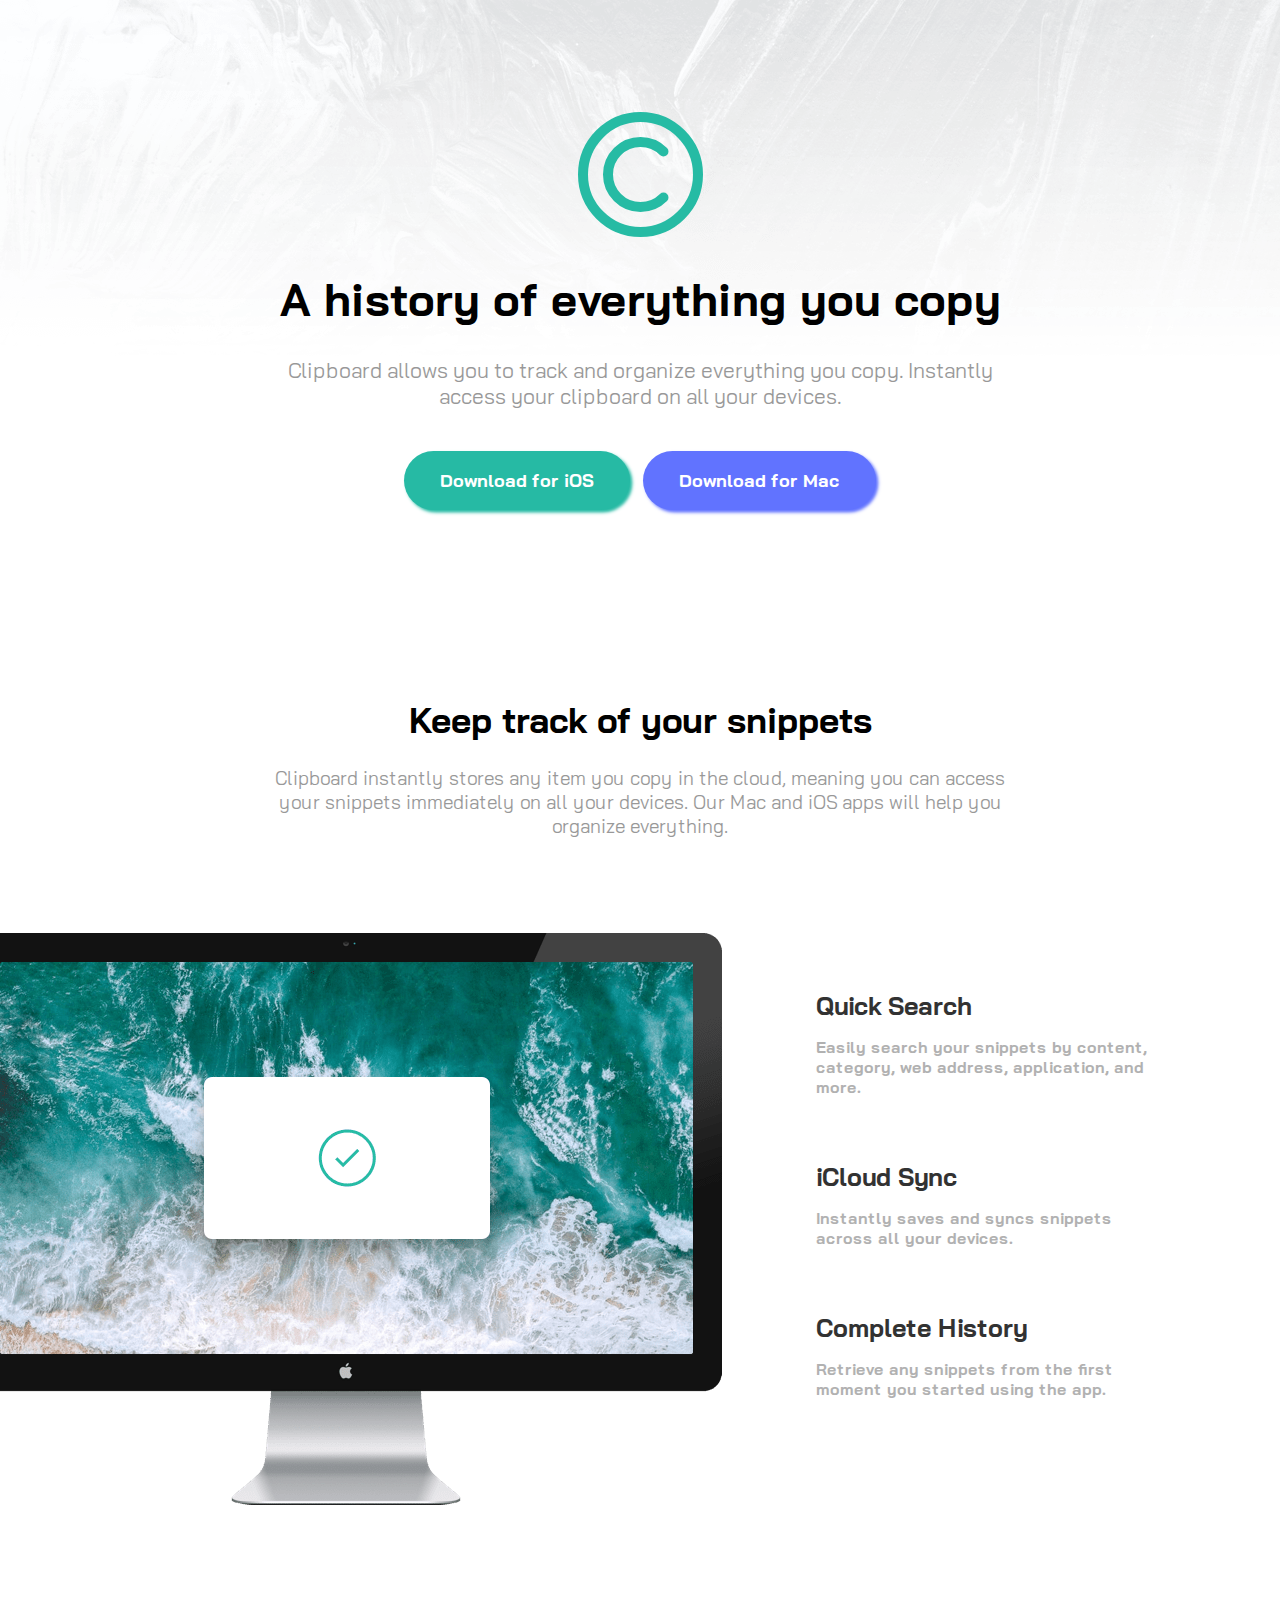
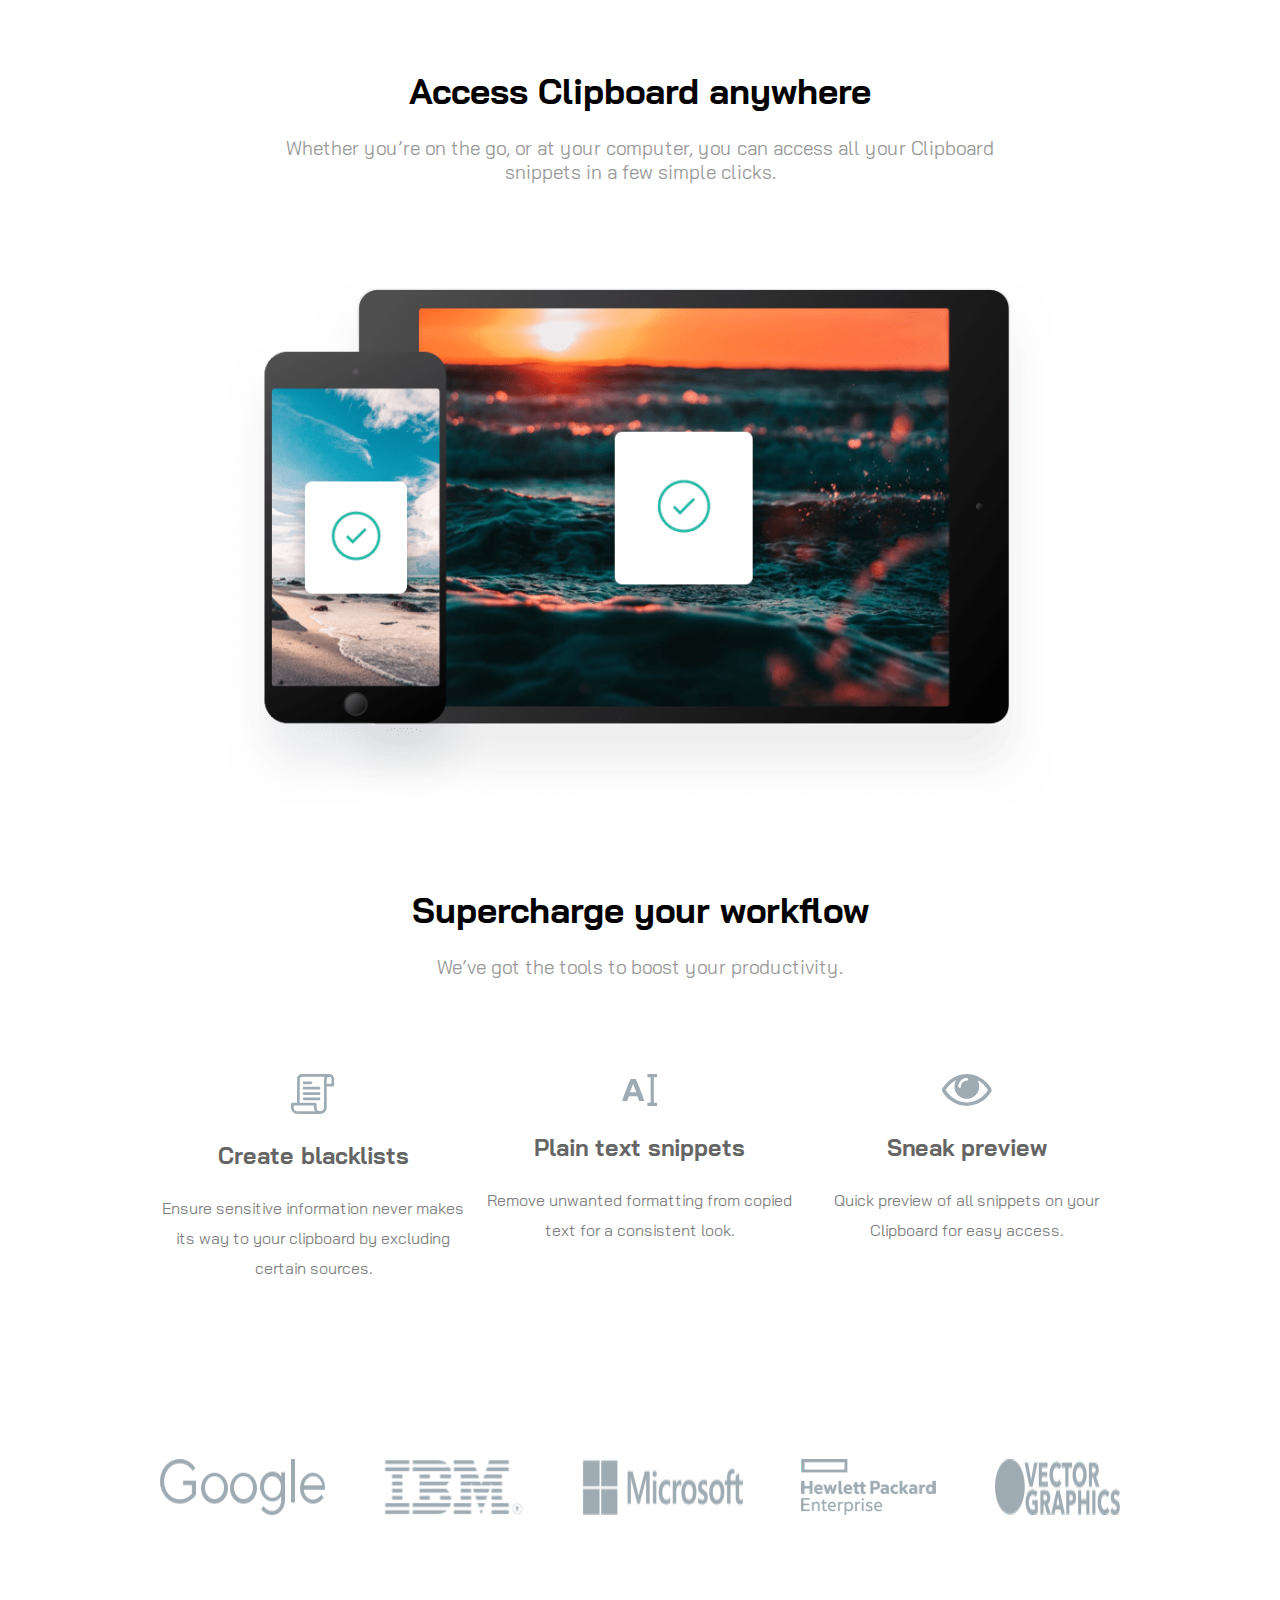
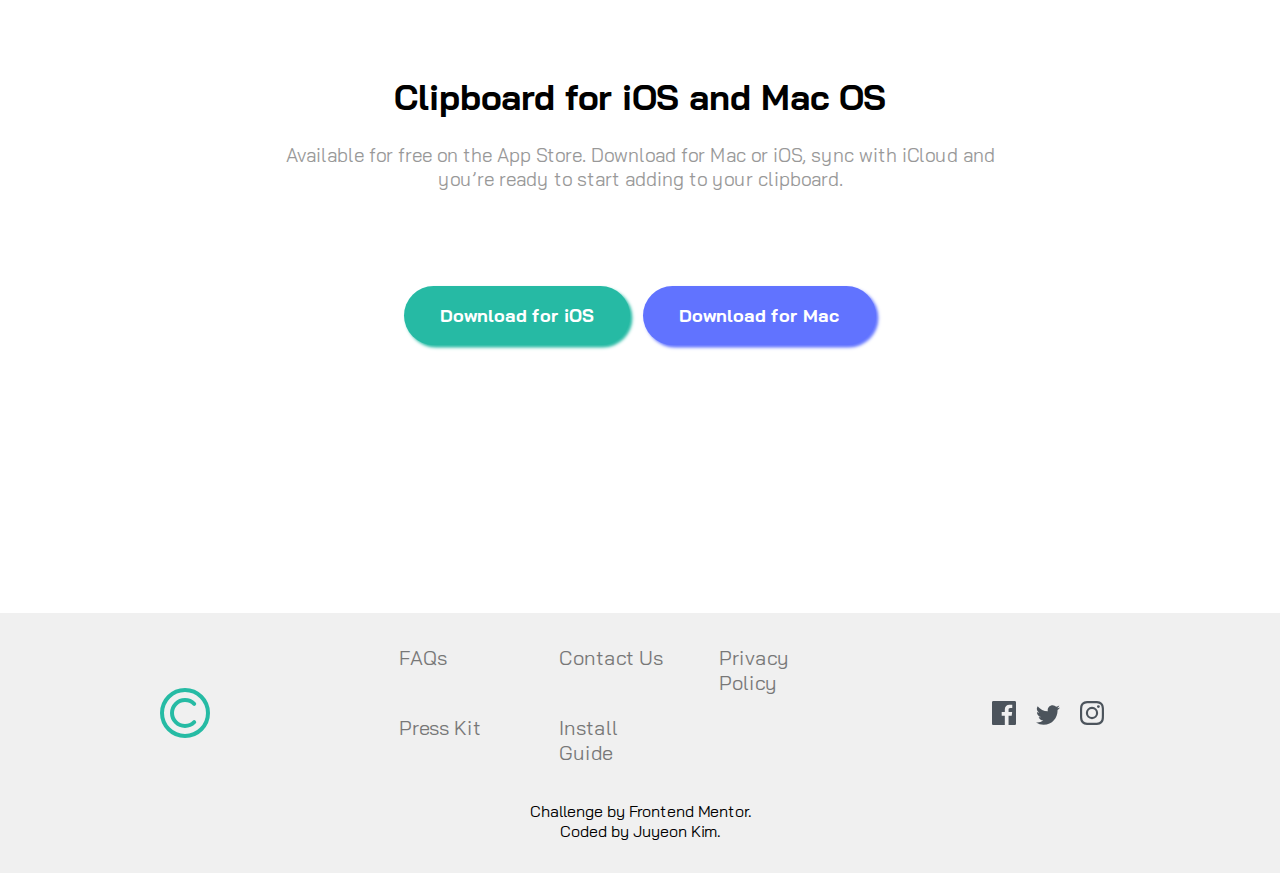
<file: junior-clipboard-landing-page/index.html>
<!DOCTYPE html>
<html lang="en">
<head>
  <meta charset="UTF-8">
  <meta name="viewport" content="width=device-width, initial-scale=1.0"> <!-- displays site properly based on user's device -->
  <link rel="icon" type="image/png" sizes="32x32" href="./images/favicon-32x32.png">
  <title>Clipboard landing page</title>
  <link rel="preconnect" href="https://fonts.gstatic.com">
  <link href="https://fonts.googleapis.com/css2?family=Bai+Jamjuree:wght@400;600&display=swap" rel="stylesheet">
  <link rel="stylesheet" href="style.css">
</head>
<body>
  <div class="header">
    <img src="images/logo.svg" alt="logo">
    <div class="container">
      <h1 class="header-title">A history of everything you copy</h1>
      <p class="header-content">Clipboard allows you to track and organize everything you copy. Instantly access your clipboard on all your devices.</p>
      <button class="btn btn-green">Download for iOS</button>
      <button class="btn btn-blue">Download for Mac</button>
    </div>
  </div>
  <div class="box main1">
    <div class="container">
      <h1 class="header-title">Keep track of your snippets</h1>
      <p class="header-content">Clipboard instantly stores any item you copy in the cloud, meaning you can access your snippets immediately on all your devices. Our Mac and iOS apps will help you organize everything.</p>
    </div>
    <div class="for-flex">
      <div class="image">
        <img src="./images/image-computer.png" alt="computer" class="computer">
      </div>
      <div class="text">
        <p class="text-title">Quick Search</p>
        <p class="text-content">Easily search your snippets by content, category, web address, application, and more.</p>
        <p class="text-title">iCloud Sync</p>
        <p class="text-content">Instantly saves and syncs snippets across all your devices.</p>
        <p class="text-title">Complete History</p>
        <p class="text-content">Retrieve any snippets from the first moment you started using the app.</p>
      </div>
    </div>
  </div>
  <div class="box main2">
    <div class="container">
      <h1 class="header-title">Access Clipboard anywhere</h1>
      <p class="header-content">Whether you’re on the go, or at your computer, you can access all your Clipboard snippets in a few simple clicks.</p>
    </div>
    <img src="./images/image-devices.png" alt="devices" class="devices">
  </div>
  <div class="box">
    <div class="container">
      <h1 class="header-title">Supercharge your workflow</h1>
      <p class="header-content">We’ve got the tools to boost your productivity.</p>
    </div>
    <div class="items">
      <div class="item">
        <img src="images/icon-blacklist.svg" alt="blacklist">
        <p class="title">Create blacklists</p>
        <p class="content">Ensure sensitive information never makes its way to your clipboard by excluding certain sources.</p>
      </div>
      <div class="item">
        <img src="images/icon-text.svg" alt="text">
        <p class="title">Plain text snippets</p>
        <p class="content">Remove unwanted formatting from copied text for a consistent look.</p>
      </div>
      <div class="item">
        <img src="images/icon-preview.svg" alt="preview">
        <p class="title">Sneak preview</p>
        <p class="content">Quick preview of all snippets on your Clipboard for easy access.</p>
      </div>
    </div>
  </div>
  <div class="logos">
    <img src="./images/logo-google.png" alt="google">
    <img src="./images/logo-ibm.png" alt="ibm">
    <img src="./images/logo-microsoft.png" alt="microsoft">
    <img src="./images/logo-hp.png" alt="hp">
    <img src="./images/logo-vector-graphics.png" alt="vector-graphics">
  </div>
  <div class="box">
    <div class="container">
      <h1 class="header-title">Clipboard for iOS and Mac OS</h1>
      <p class="header-content">  Available for free on the App Store. Download for Mac or iOS, sync with iCloud and you’re ready to start adding to your clipboard.</p>
      <button class="btn btn-green">Download for iOS</button>
      <button class="btn btn-blue">Download for Mac</button>
    </div>
  </div>

  <footer>
    <div class="for-flex">
      <div class="footer1">
        <img src="images/logo.svg" alt="logo" class='sm-logo'>
      </div>
      <div class="footer2">
        <a href="#">FAQs</a>
        <a href="#">Contact Us</a>
        <a href="#">Privacy Policy</a>
        <a href="#">Press Kit</a>
        <a href="#">Install Guide</a>
      </div>
      <div class="footer3">
        <a href="#"><img src="./images/icon-facebook.svg" alt="facebook"></a>
        <a href="#"><img src="./images/icon-twitter.svg" alt="twitter"></a>
        <a href="#"><img src="./images/icon-instagram.svg" alt="instagram"></a>
      </div>
    </div>
    <p class="last-sentence">Challenge by <a href="https://www.frontendmentor.io?ref=challenge" target="_blank">Frontend Mentor</a>.<br>Coded by Juyeon Kim.</p>
  </footer>
</body>
</html>
</file>
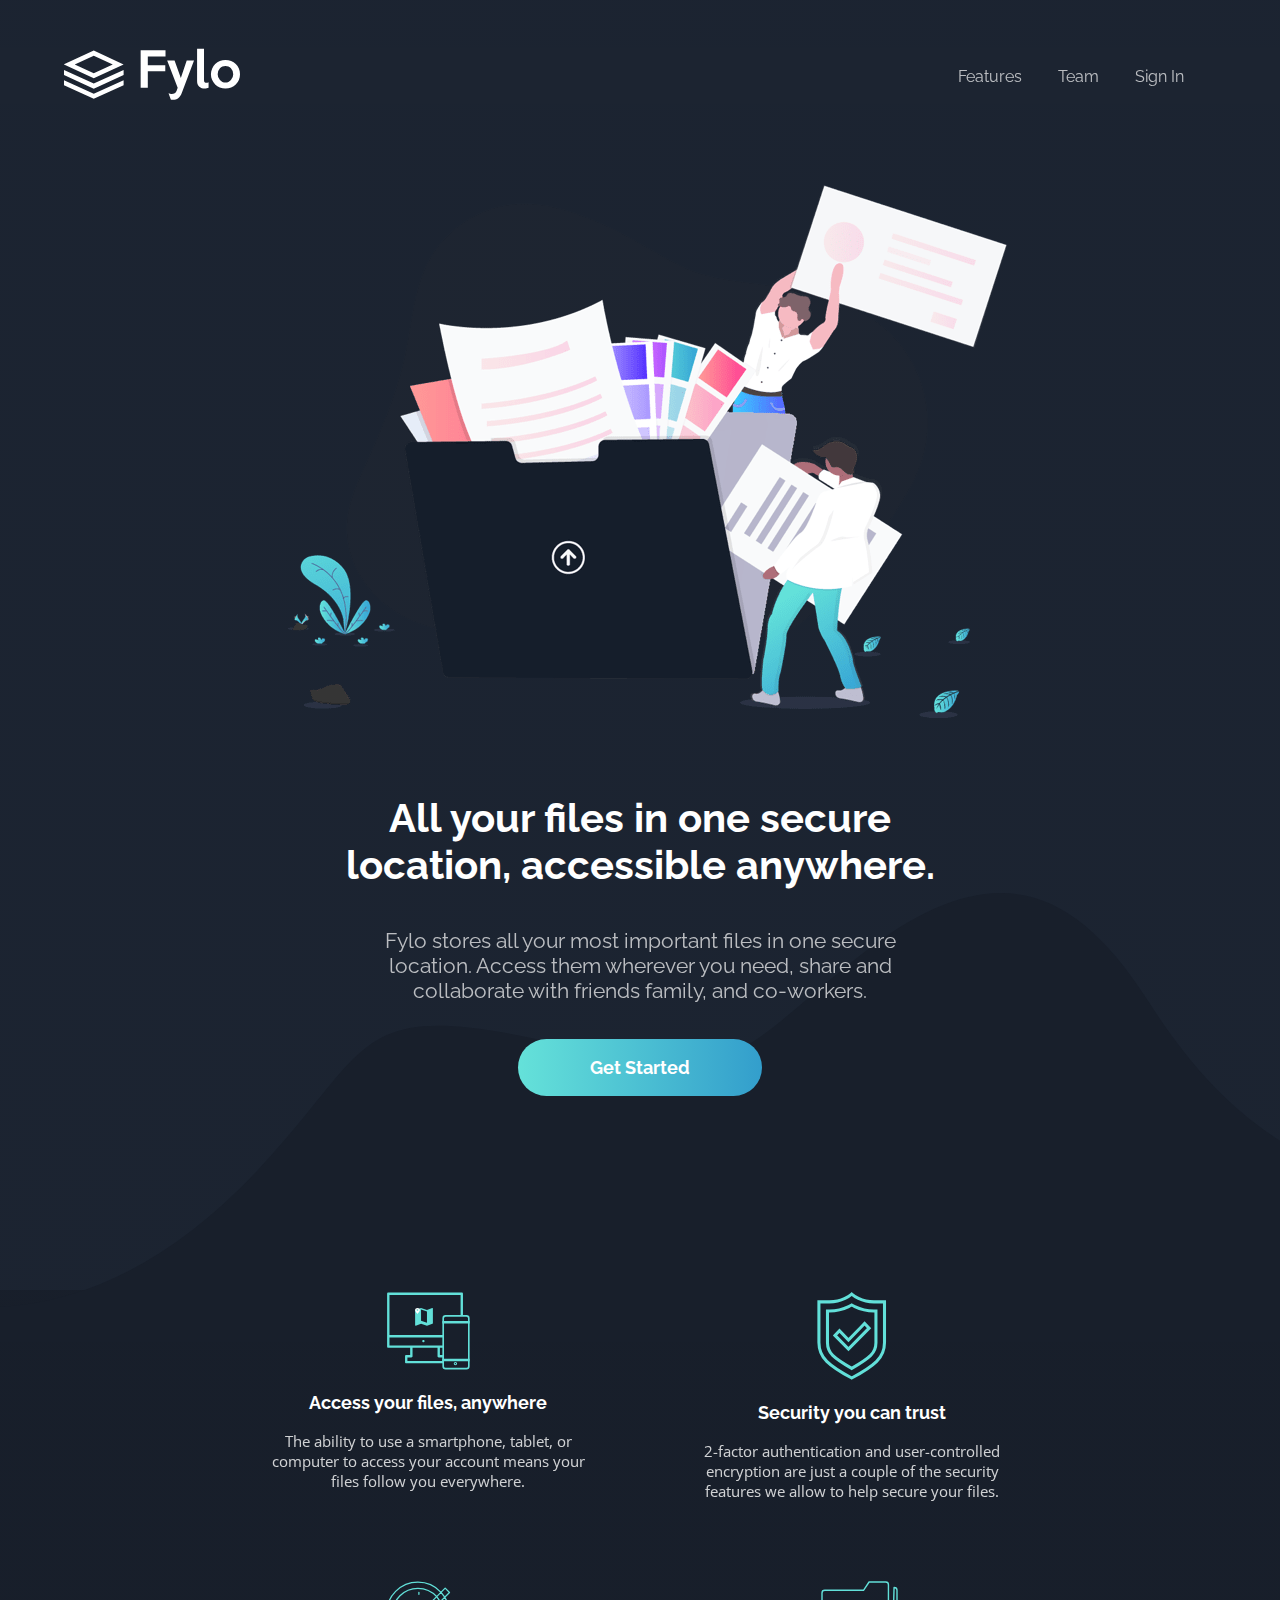
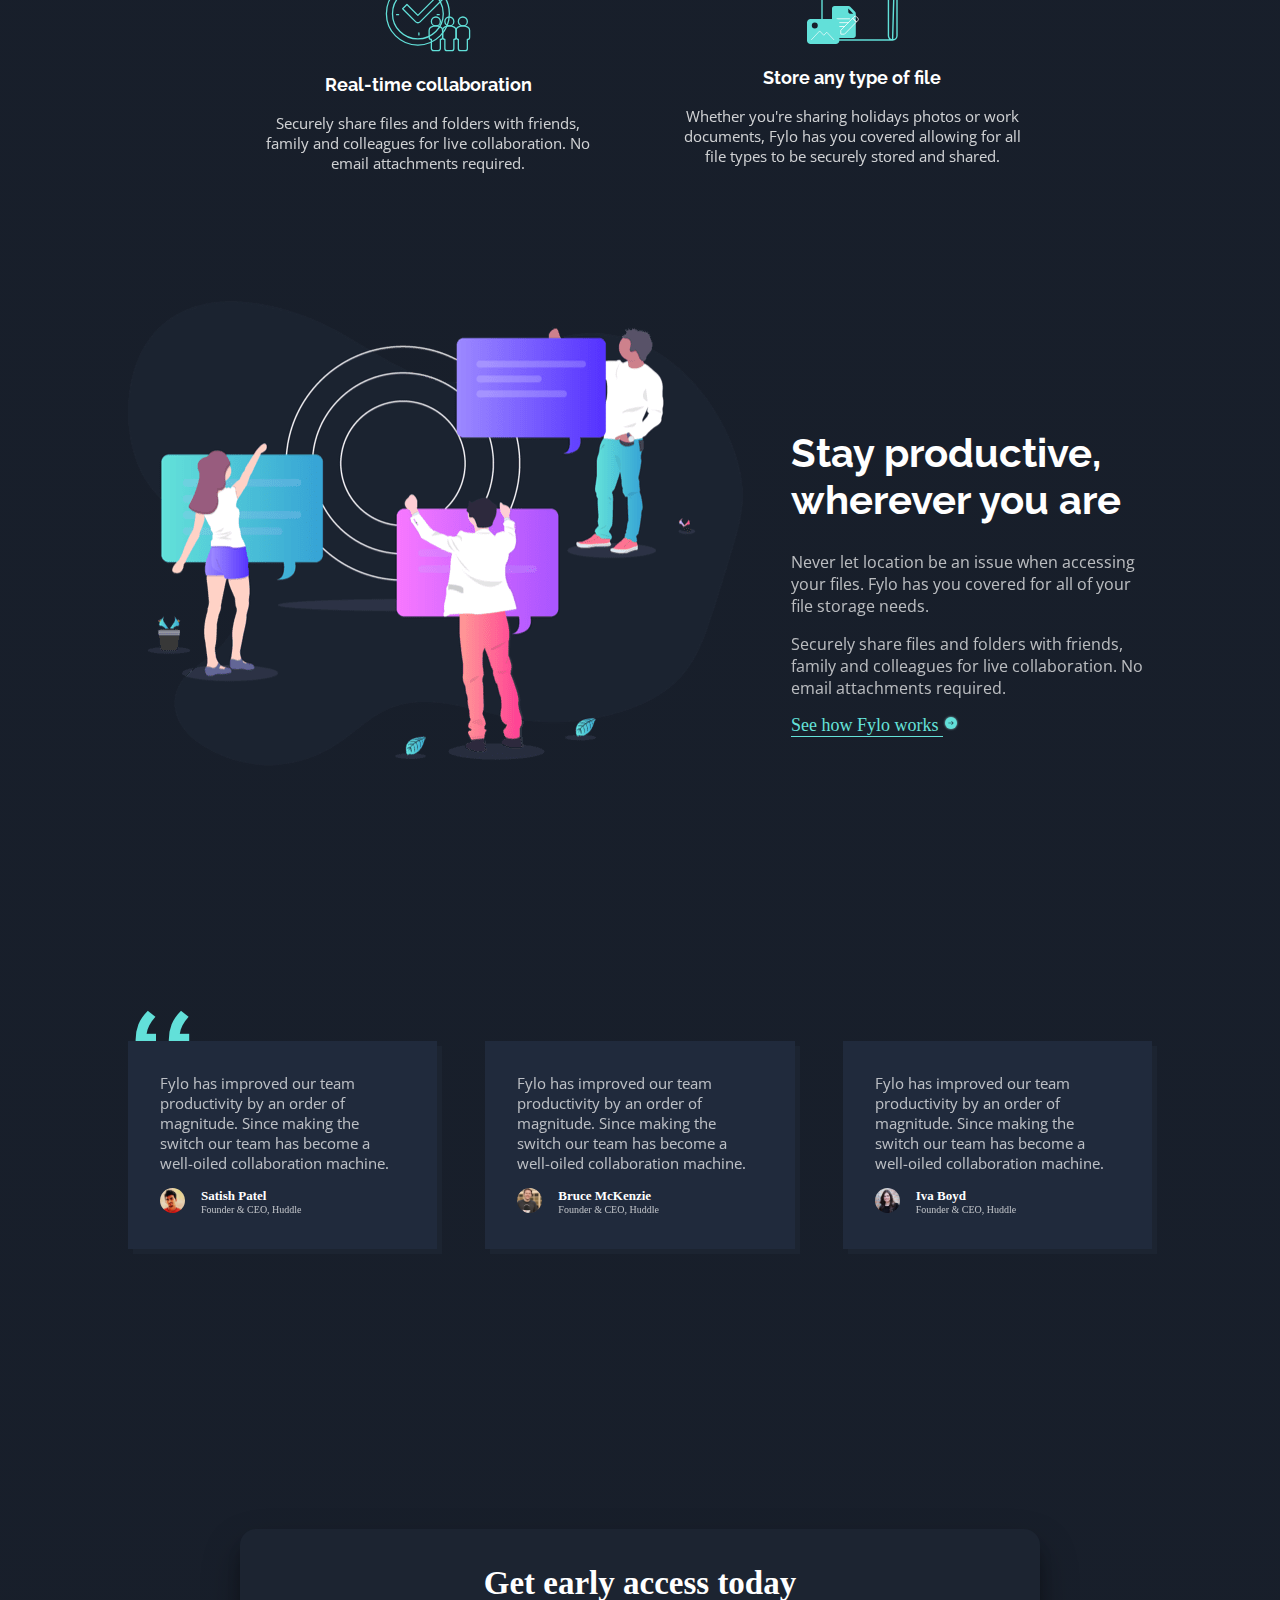
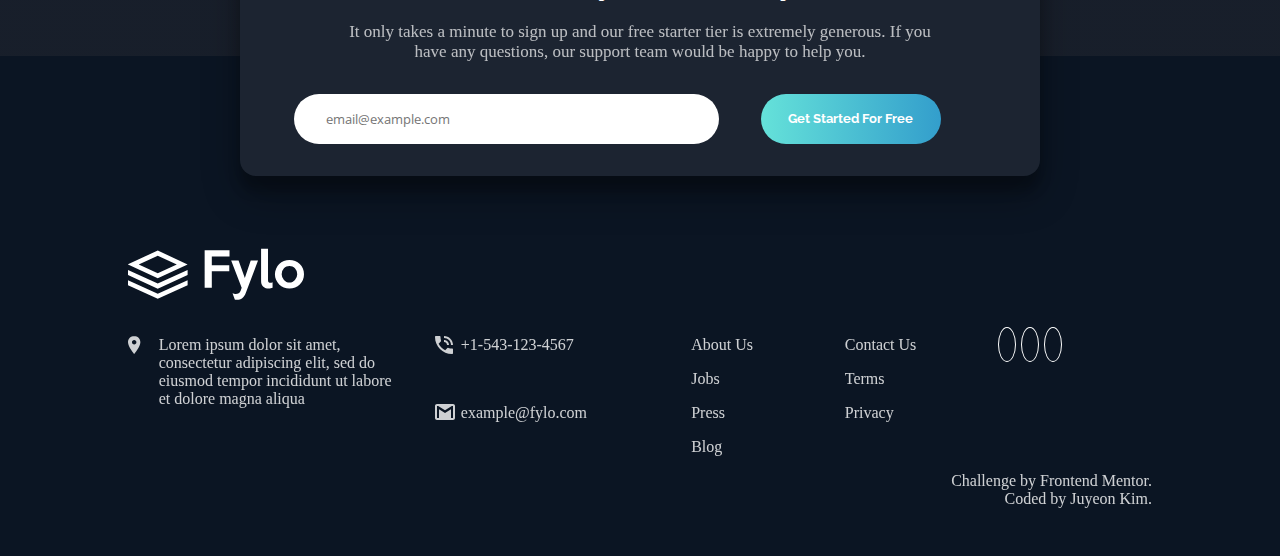
<file: junior-fylo-dark-theme-landing-page/index.html>
<!DOCTYPE html>
<html lang="en">
<head>
  <meta charset="UTF-8">
  <meta name="viewport" content="width=device-width, initial-scale=1.0"> <!-- displays site properly based on user's device -->
  <link rel="icon" type="image/png" sizes="32x32" href="./images/favicon-32x32.png">
  <link rel="preconnect" href="https://fonts.gstatic.com">
  <link href="https://fonts.googleapis.com/css2?family=Open+Sans:wght@400;700&family=Raleway:wght@400;700&display=swap" rel="stylesheet">
  <title>Fylo landing page with dark theme and features grid</title>
  <link rel="stylesheet" href="style.css">
  <link rel="stylesheet" href="https://pro.fontawesome.com/releases/v5.10.0/css/all.css" integrity="sha384-AYmEC3Yw5cVb3ZcuHtOA93w35dYTsvhLPVnYs9eStHfGJvOvKxVfELGroGkvsg+p" crossorigin="anonymous"/>
  <script src="main.js" defer></script>
</head>
<body>
    <div class="navbar">
      <div class="container navbar-flex">
        <div class="logo">
          <img src="./images/logo.svg" alt="logo">
        </div>
        <div class="menus">
          <a href="#">Features</a>
          <a href="#">Team</a>
          <a href="#">Sign In</a>
        </div>
      </div>
    </div>

    <div class="banner">
      <img src="./images/illustration-intro.png" alt="banner-img">
      <h1 class="banner-title">All your files in one secure location, accessible anywhere.</h1>
      <div class="for-margin">
        <p class="banner-text">Fylo stores all your most important files in one secure location. Access them wherever you need, share and collaborate with friends family, and co-workers.</p>
      </div>
      <button class="btn">Get Started</button>
    </div>

    <div class="main1">
      <div class="card">
        <img src="./images/icon-access-anywhere.svg" alt="icon">
        <h3 class="card-title">Access your files, anywhere</h3>
        <p class="card-text">The ability to use a smartphone, tablet, or computer to access your account means your files follow you everywhere.</p>
      </div>
      <div class="card">
        <img src="./images/icon-security.svg" alt="icon">
        <h3 class="card-title">Security you can trust</h3>
        <p class="card-text">2-factor authentication and user-controlled encryption are just a couple of the security features we allow to help secure your files.</p>
      </div>
      <div class="card">
        <img src="./images/icon-collaboration.svg" alt="icon">
        <h3 class="card-title">Real-time collaboration</h3>
        <p class="card-text">Securely share files and folders with friends, family and colleagues for live collaboration. No email attachments required.</p>
      </div>
      <div class="card">
        <img src="./images/icon-any-file.svg" alt="icon">
        <h3 class="card-title">Store any type of file</h3>
        <p class="card-text">Whether you're sharing holidays photos or work documents, Fylo has you covered allowing for all file types to be securely stored and shared.</p>
      </div>
    </div>

    <div class="main2">
      <div class="main2-img">
        <img src="./images/illustration-stay-productive.png" alt="main2" class="weird-img">
      </div>
      <div class="main2-text">
        <h1 class="main2-title">Stay productive, wherever you are</h1>
        <p class="main2-p">Never let location be an issue when accessing your files. Fylo has you covered for all of your file storage needs.</p>
        <p class="main2-p">Securely share files and folders with friends, family and colleagues for live collaboration. No email attachments required.</p>
        <a href="#">See how Fylo works  <img src="./images/icon-arrow.svg"></a>
      </div>

    </div>

    <img src="./images/bg-quotes.png" alt="quotes" class="quotes">
    <div class="main3">
      <div class="box">
        <div class="text">
          <p>Fylo has improved our team productivity by an order of magnitude. Since making the switch our team has become a well-oiled collaboration machine.</p>
        </div>
        <div class="user">
          <div class="user-img">
            <img src="./images/profile-1.jpg" alt="user-img">
          </div>
          <div class="user-text">
            <p class="user-title">Satish Patel</p>
            <p class="user-content">Founder & CEO, Huddle</p>
          </div>
        </div>
      </div>
      <div class="box">
        <div class="text">
          <p>Fylo has improved our team productivity by an order of magnitude. Since making the switch our team has become a well-oiled collaboration machine.</p>
        </div>
        <div class="user">
          <div class="user-img">
            <img src="./images/profile-2.jpg" alt="user-img">
          </div>
          <div class="user-text">
            <p class="user-title">Bruce McKenzie</p>
            <p class="user-content">Founder & CEO, Huddle</p>
          </div>
        </div>
      </div>
      <div class="box">
        <div class="text">
          <p>Fylo has improved our team productivity by an order of magnitude. Since making the switch our team has become a well-oiled collaboration machine.</p>
        </div>
        <div class="user">
          <div class="user-img">
            <img src="./images/profile-3.jpg" alt="user-img">
          </div>
          <div class="user-text">
            <p class="user-title">Iva Boyd</p>
            <p class="user-content">Founder & CEO, Huddle</p>
          </div>
        </div>
      </div>
    </div>

    <div class="main4">
      <div class="main4-text">
        <h1 class="banner-title sm-title">Get early access today</h1>
        <p class="banner-text sm-text">It only takes a minute to sign up and our free starter tier is extremely generous. If you have any questions, our support team would be happy to help you.</p>
      </div>
      <form action="#" class="email-form">
        <div class="field">
          <input type="email" name="email" id="email" placeholder="email@example.com">
          <p class="result-text"></p>
        </div>
        <button id="submit-btn" class="sm-btn">Get Started For Free</button>
      </form>

    </div>

  <footer>
    <div class="footer-container">
      <img src="./images/logo.svg" alt="logo">

      <div class="footer-flex">
        <div class="footer1">
          <img src="./images/icon-location.svg" alt="location">
          <p>Lorem ipsum dolor sit amet, consectetur adipiscing elit, sed do eiusmod tempor incididunt ut labore et dolore magna aliqua</p>
        </div>
        <div class="footer2">
          <img src="./images/icon-phone.svg" alt="phone">
          <p>+1-543-123-4567</p>
          <img src="./images/icon-email.svg" alt="email">
          <p>example@fylo.com</p>
        </div>
        <div class="footer3">
          <div class="footer3-column">
            <a href="#">About Us</a>
            <a href="#">Jobs</a>
            <a href="#">Press</a>
            <a href="#">Blog</a>
          </div>
          <div class="footer3-column">
            <a href="#">Contact Us</a>
            <a href="#">Terms</a>
            <a href="#">Privacy</a>
          </div>
        </div>
        <div class="footer4">
          <div class="icons">
            <a href="#"><i class="fab fa-facebook-f"></i></a>
            <a href="#"><i class="fab fa-twitter"></i></i></a>
            <a href="#"><i class="fab fa-instagram"></i></a>
          </div>
        </div>
      </div>
      <p class="attribution">Challenge by <a href="https://www.frontendmentor.io?ref=challenge" target="_blank">Frontend Mentor</a>.<br>Coded by Juyeon Kim.</p>
    </div>
  </footer>

</body>
</html>
</file>
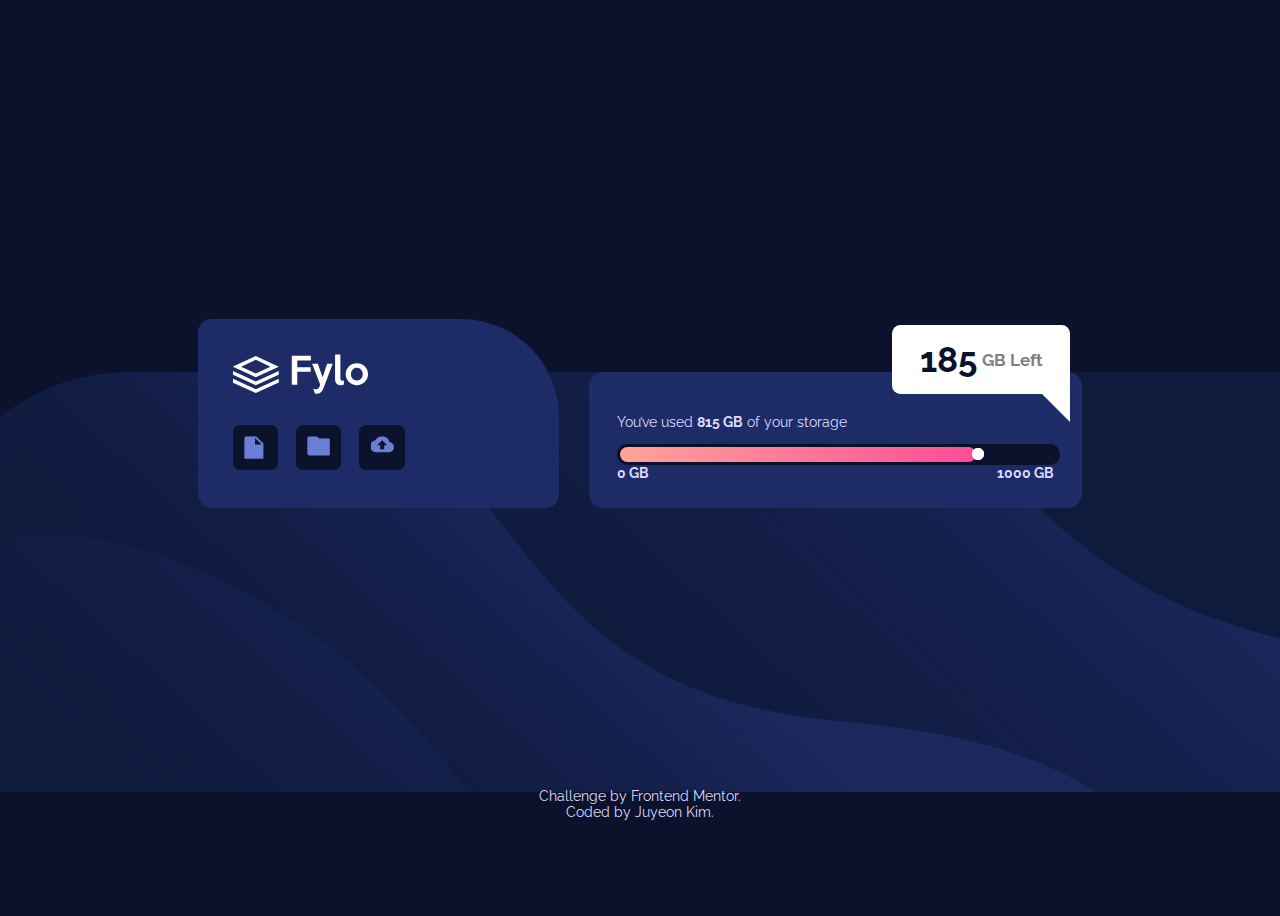
<file: junior-fylo-data-storage-component/index.html>
<!DOCTYPE html>
<html lang="en">
<head>
  <meta charset="UTF-8">
  <meta name="viewport" content="width=device-width, initial-scale=1.0"> <!-- displays site properly based on user's device -->
  <link rel="icon" type="image/png" sizes="32x32" href="./images/favicon-32x32.png">
  <title>Fylo data storage component</title>
  <link rel="preconnect" href="https://fonts.gstatic.com">
  <link href="https://fonts.googleapis.com/css2?family=Raleway:wght@400;700&display=swap" rel="stylesheet">
  <link rel="stylesheet" href="style.css">
</head>
<body>
  <div class="container">
    <div class="left">
      <svg xmlns="http://www.w3.org/2000/svg" width="135" height="40"><path fill="#FFF" fill-rule="evenodd" d="M0 12.593v.1L22.823 23.28l22.903-10.624v-.027L22.823 2.006 0 12.593zm8.228.05l14.595-6.77 14.597 6.77-14.597 6.77-14.595-6.77zm14.595 14.75L0 16.962v3.857l22.823 10.453 22.903-10.488v-3.858L22.823 27.392zm0 7.822L0 24.785v3.858l22.823 10.454 22.903-10.49V24.75L22.823 35.215zM129.796 20.17a6.604 6.604 0 00-1.752-4.533 5.888 5.888 0 00-1.897-1.36 5.554 5.554 0 00-2.313-.49c-.819 0-1.59.164-2.313.49a5.886 5.886 0 00-1.897 1.36 6.605 6.605 0 00-1.753 4.533 6.604 6.604 0 001.753 4.533 5.886 5.886 0 001.897 1.36c.723.326 1.494.49 2.313.49.82 0 1.59-.164 2.313-.49a5.888 5.888 0 001.897-1.36 6.603 6.603 0 001.753-4.533zm5.204 0c0 1.571-.29 3.028-.867 4.37a10.654 10.654 0 01-2.385 3.48 11.348 11.348 0 01-3.56 2.322 11.19 11.19 0 01-4.354.852c-1.542 0-2.987-.284-4.336-.852a11.241 11.241 0 01-3.541-2.34 10.86 10.86 0 01-2.385-3.499c-.578-1.341-.868-2.786-.868-4.333 0-1.523.296-2.956.886-4.297a11.322 11.322 0 012.403-3.518 11.087 11.087 0 013.541-2.357 10.966 10.966 0 014.3-.852c1.542 0 2.993.284 4.354.852a11.347 11.347 0 013.56 2.321 10.605 10.605 0 012.385 3.5c.578 1.353.867 2.804.867 4.35zM110.898 30.54c-.41.193-.874.35-1.392.471a7.05 7.05 0 01-1.608.182c-.77 0-1.511-.103-2.222-.308a4.864 4.864 0 01-1.86-.998c-.53-.459-.952-1.057-1.266-1.795-.313-.737-.47-1.625-.47-2.665V.552h5.313v23.97c0 .87.174 1.468.523 1.794.35.327.765.49 1.247.49.602 0 1.18-.181 1.735-.544v4.28zM99.732 9.654l-9.395 24.912c-.699 1.862-1.614 3.203-2.747 4.025-1.132.822-2.481 1.233-4.047 1.233a6.426 6.426 0 01-1.626-.217l-1.734-4.86c.409.194.83.345 1.264.454.434.109.843.163 1.229.163.819 0 1.566-.187 2.24-.562.675-.375 1.193-1.07 1.554-2.085l.723-2.103-8.058-20.96h5.673l4.806 13.49 4.517-13.49h5.6zM77.87 6.499H64.283v6.745h13.406v4.569H64.283V30.65H58.79V1.676h19.08v4.823z"/></svg>
      <div class="svgs">
        <svg xmlns="http://www.w3.org/2000/svg" width="20" height="24"><path fill="#697ED4" d="M12.028 0H2.436A2.387 2.387 0 00.049 2.398L.037 21.583a2.387 2.387 0 002.387 2.398h14.4a2.397 2.397 0 002.398-2.398V7.194L12.028 0zM10.83 8.393V1.8l6.595 6.594h-6.595z"/></svg>
        <svg xmlns="http://www.w3.org/2000/svg" width="24" height="20"><path fill="#697ED4" d="M21.6 2.4H12L9.6 0H2.4A2.39 2.39 0 00.012 2.4L0 16.8a2.4 2.4 0 002.4 2.4h19.2a2.4 2.4 0 002.4-2.4v-12a2.4 2.4 0 00-2.4-2.4z"/></svg>
        <svg xmlns="http://www.w3.org/2000/svg" width="24" height="16"><path fill="#697ED4" d="M19.4 6c-.7-3.4-3.7-6-7.4-6-2.9 0-5.4 1.6-6.6 4C2.3 4.4 0 6.9 0 10c0 3.3 2.7 6 6 6h13c2.8 0 5-2.2 5-5 0-2.6-2.1-4.8-4.6-5zM14 9v4h-4V9H7l5-5 5 5h-3z"/></svg>
      </div>
    </div>
    <div class="right">
      <div class="arrow_box">
        <div class="storage-number">
          185
        </div>
        <div class="storage-letter">
          GB Left
        </div>
      </div>
      <div class="position">
        <p>You’ve used <strong>815 GB</strong> of your storage</p>

        <div class="progress-bar">
          <span class="progress-bar-fill" style="width: 81.5%;">
            <div class="dot"></div>
          </span>
        </div>
        <div class="progress-bar-title">
          <span><strong>0 GB</strong></span>
          <span><strong>1000 GB</strong></span>
        </div>
      </div>


    </div>
  </div>
  <div class="attribution">
    Challenge by <a href="https://www.frontendmentor.io?ref=challenge" target="_blank">Frontend Mentor</a>.
    <br>Coded by Juyeon Kim.
  </div>
</body>
</html>
</file>
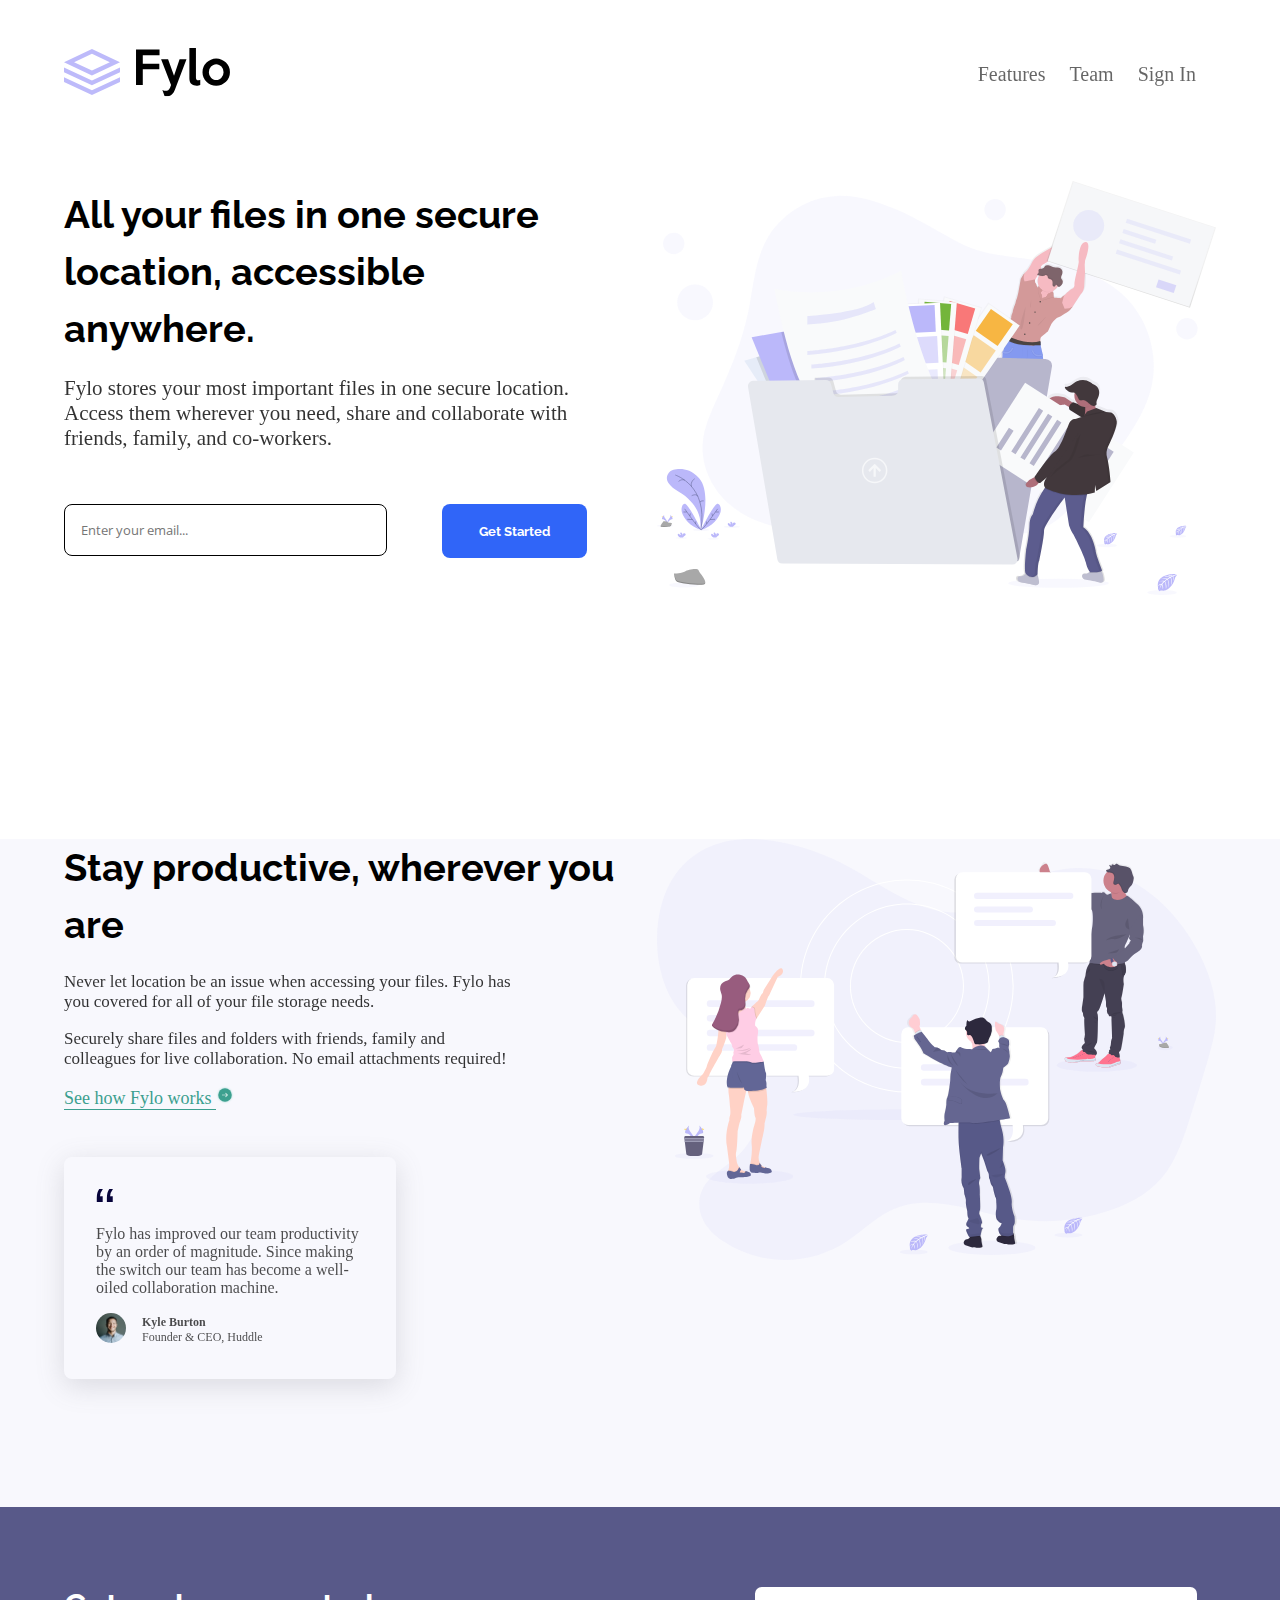
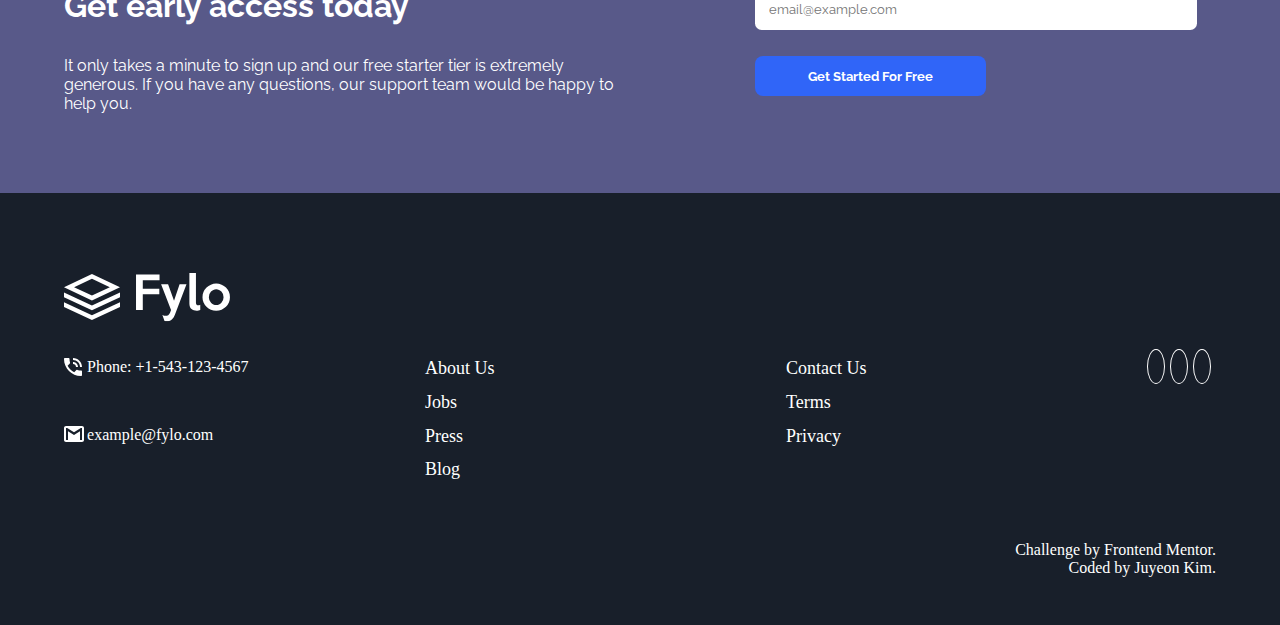
<file: junior-fylo-landing-page-with-two-column-layout/index.html>
<!DOCTYPE html>
<html lang="en">
<head>
  <meta charset="UTF-8">
  <meta name="viewport" content="width=device-width, initial-scale=1.0"> <!-- displays site properly based on user's device -->
  <link rel="icon" type="image/png" sizes="32x32" href="./images/favicon-32x32.png">
  <title>Fylo landing page with two column layout</title>
  <link rel="preconnect" href="https://fonts.gstatic.com">
  <link href="https://fonts.googleapis.com/css2?family=Open+Sans&family=Raleway:wght@400;700&display=swap" rel="stylesheet">
  <link rel="stylesheet" href="style.css">
  <link rel="stylesheet" href="https://pro.fontawesome.com/releases/v5.10.0/css/all.css" integrity="sha384-AYmEC3Yw5cVb3ZcuHtOA93w35dYTsvhLPVnYs9eStHfGJvOvKxVfELGroGkvsg+p" crossorigin="anonymous"/>
  <script src="main.js" defer></script>
</head>
<body>
  <div class="navbar container">
    <div class="navbar-img">
      <img src="./images/logo.svg" alt="logo">
    </div>
    <div class="navbar-menus">
      <a href="#">Features</a>
      <a href="#">Team</a>
      <a href="#">Sign In</a>
    </div>
  </div>

  <div class="banner container">
    <div class="banner-text">
      <h1>All your files in one secure location, accessible anywhere.</h1>
      <p>Fylo stores your most important files in one secure location. Access them wherever you need, share and collaborate with friends, family, and co-workers.</p>
      <form action="#" class="banner-inputbox">
        <div class="banner-input">
          <input type="email" name="email" id="email" placeholder="Enter your email..." class="input-style">
          <p class="result-text"></p>
        </div>
        <div class="banner-btn">
          <button id="submit-btn" >Get Started</button>
        </div>
      </form>

    </div>
    <div class="banner-img">
      <img src="./images/illustration-1.svg" alt="illustration">
    </div>
  </div>

  <div class="main">
    <div class="container main-container">
      <div class="banner-text">
        <h1>Stay productive, wherever you are</h1>
        <div class="text-size">
          <p>Never let location be an issue when accessing your files. Fylo has you covered for all of your file storage needs.</p>
          <p>Securely share files and folders with friends, family and colleagues for live collaboration. No email attachments required!</p>
          <div class="arrow-sentence">
            <a href="#">See how Fylo works <img src="./images/icon-arrow.svg" alt="arrow" class="arrow"></a>
          </div>
          <div class="card">
            <img src="./images/icon-quotes.svg" alt="quotes" class="quotes">
            <p>Fylo has improved our team productivity by an order of magnitude. Since making the switch our team has become a well-oiled collaboration machine.</p>
            <div class="card-flex">
              <div class="card-img">
                <img src="./images/avatar-testimonial.jpg" alt="avatar">
              </div>
              <div class="card-text">
                <p class="card-name">Kyle Burton</p>
                <p class="card-detail">Founder & CEO, Huddle</p>
              </div>
            </div>
          </div>
        </div>
      </div>
      <div class="banner-img">
        <img src="./images/illustration-2.svg" alt="illustration">
      </div>
    </div>

  </div>

  <div class="last">
    <div class="container">
      <div class="text">
        <h1>Get early access today</h1>
        <p>It only takes a minute to sign up and our free starter tier is extremely generous. If you have any questions, our support team would be happy to help you.</p>
      </div>
      <form action="#" class="last-inputbox">
        <div class="last-input">
          <input type="email" name="email" id="email-last" placeholder="email@example.com" class="input-style">
          <p class="result-text-last"></p>
        </div>
        <div class="banner-btn">
          <button id="submit-btn-last">Get Started For Free</button>
        </div>
      </form>

    </div>
  </div>

  <footer>
    <div class="container footer-container">
      <img src="./images/logo.svg" alt="logo" class="footer-logo">
      <div class="footer-flex">
        <div class="footer1">
          <img src="./images/icon-phone.svg" alt="phone">
          <p>Phone: +1-543-123-4567</p>
          <img src="./images/icon-email.svg" alt="email">
          <p>example@fylo.com</p>
        </div>
        <div class="footer2">
          <a href="#">About Us</a>
          <a href="#">Jobs</a>
          <a href="#">Press</a>
          <a href="#">Blog</a>
        </div>
        <div class="footer3">
          <a href="#">Contact Us</a>
          <a href="#">Terms</a>
          <a href="#">Privacy</a>
        </div>
        <div class="footer4">
          <a href="#"><i class="fab fa-facebook-f"></i></a>
          <a href="#"><i class="fab fa-twitter"></i></i></a>
          <a href="#"><i class="fab fa-instagram"></i></a>
        </div>
      </div>
      <p class="attribution">Challenge by <a href="https://www.frontendmentor.io?ref=challenge" target="_blank">Frontend Mentor</a>.<br>Coded by Juyeon Kim.</p>
    </div>

  </footer>
</body>
</html>
</file>
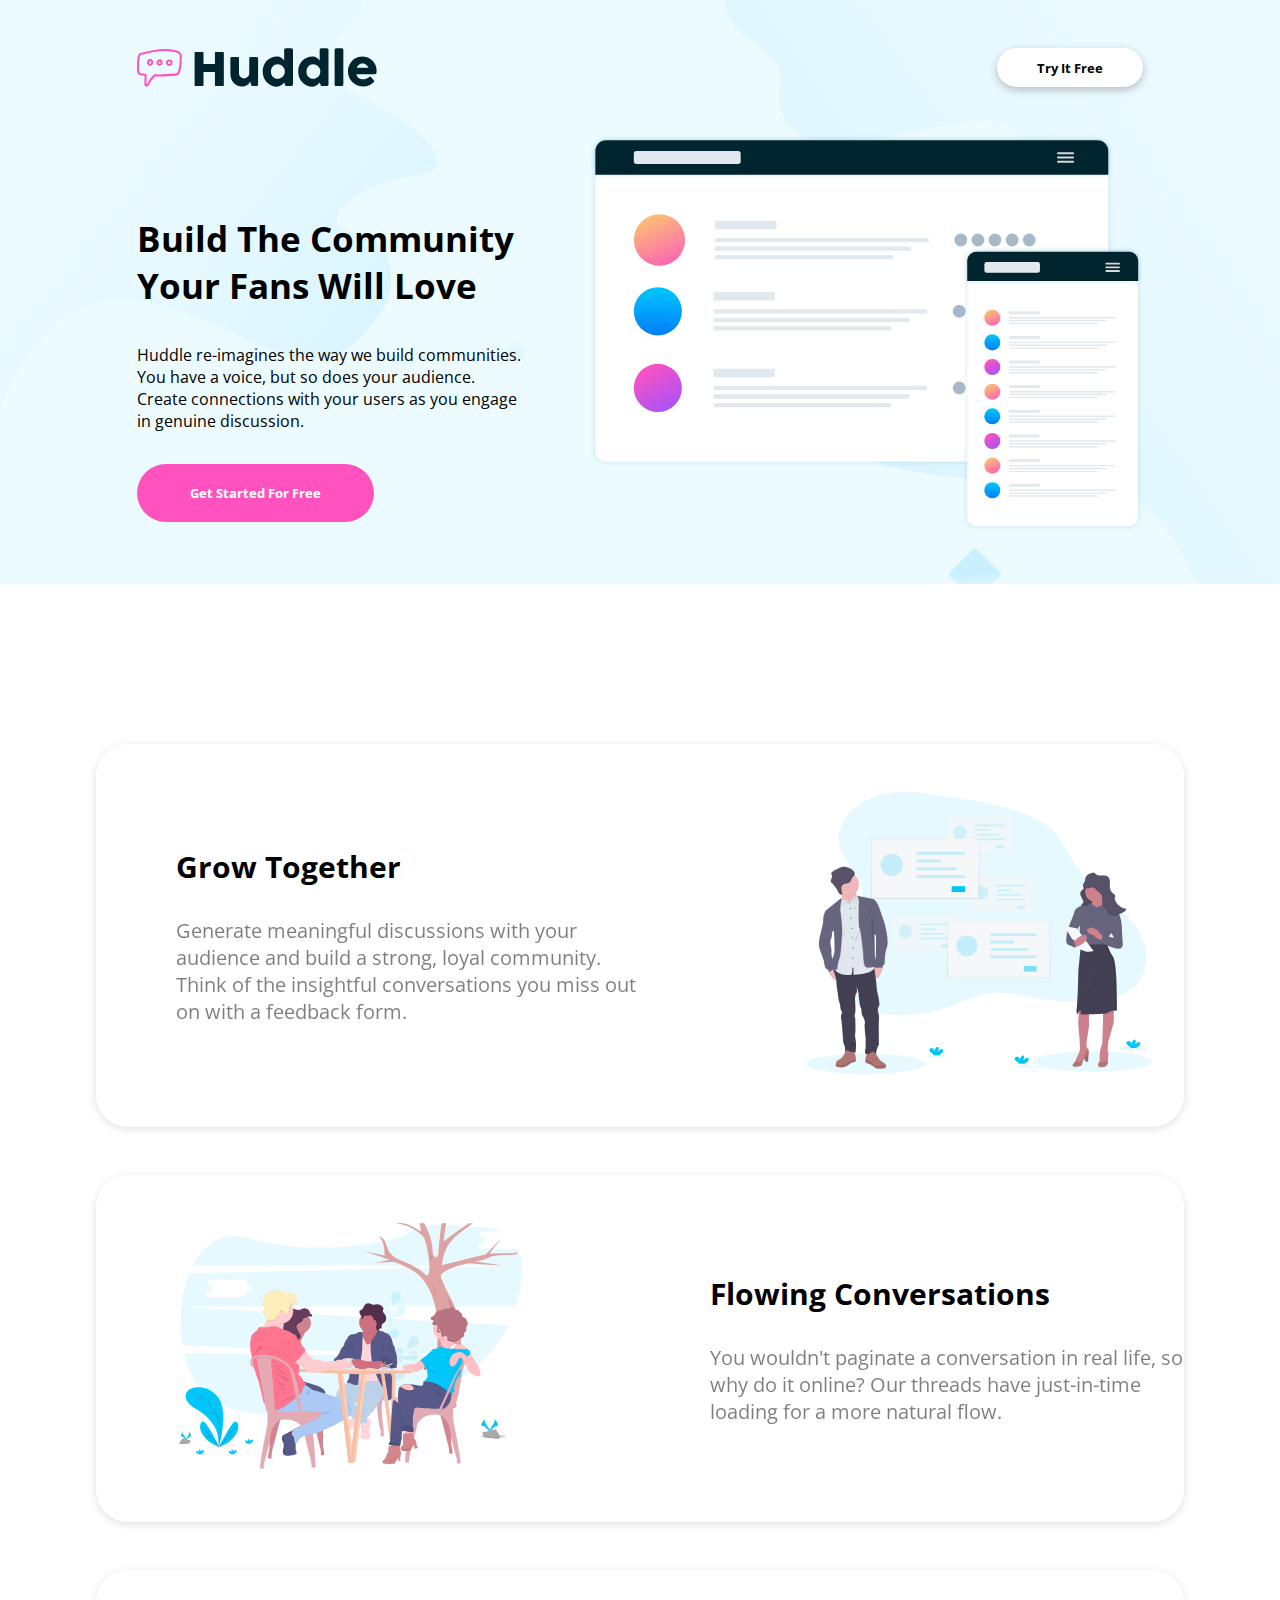
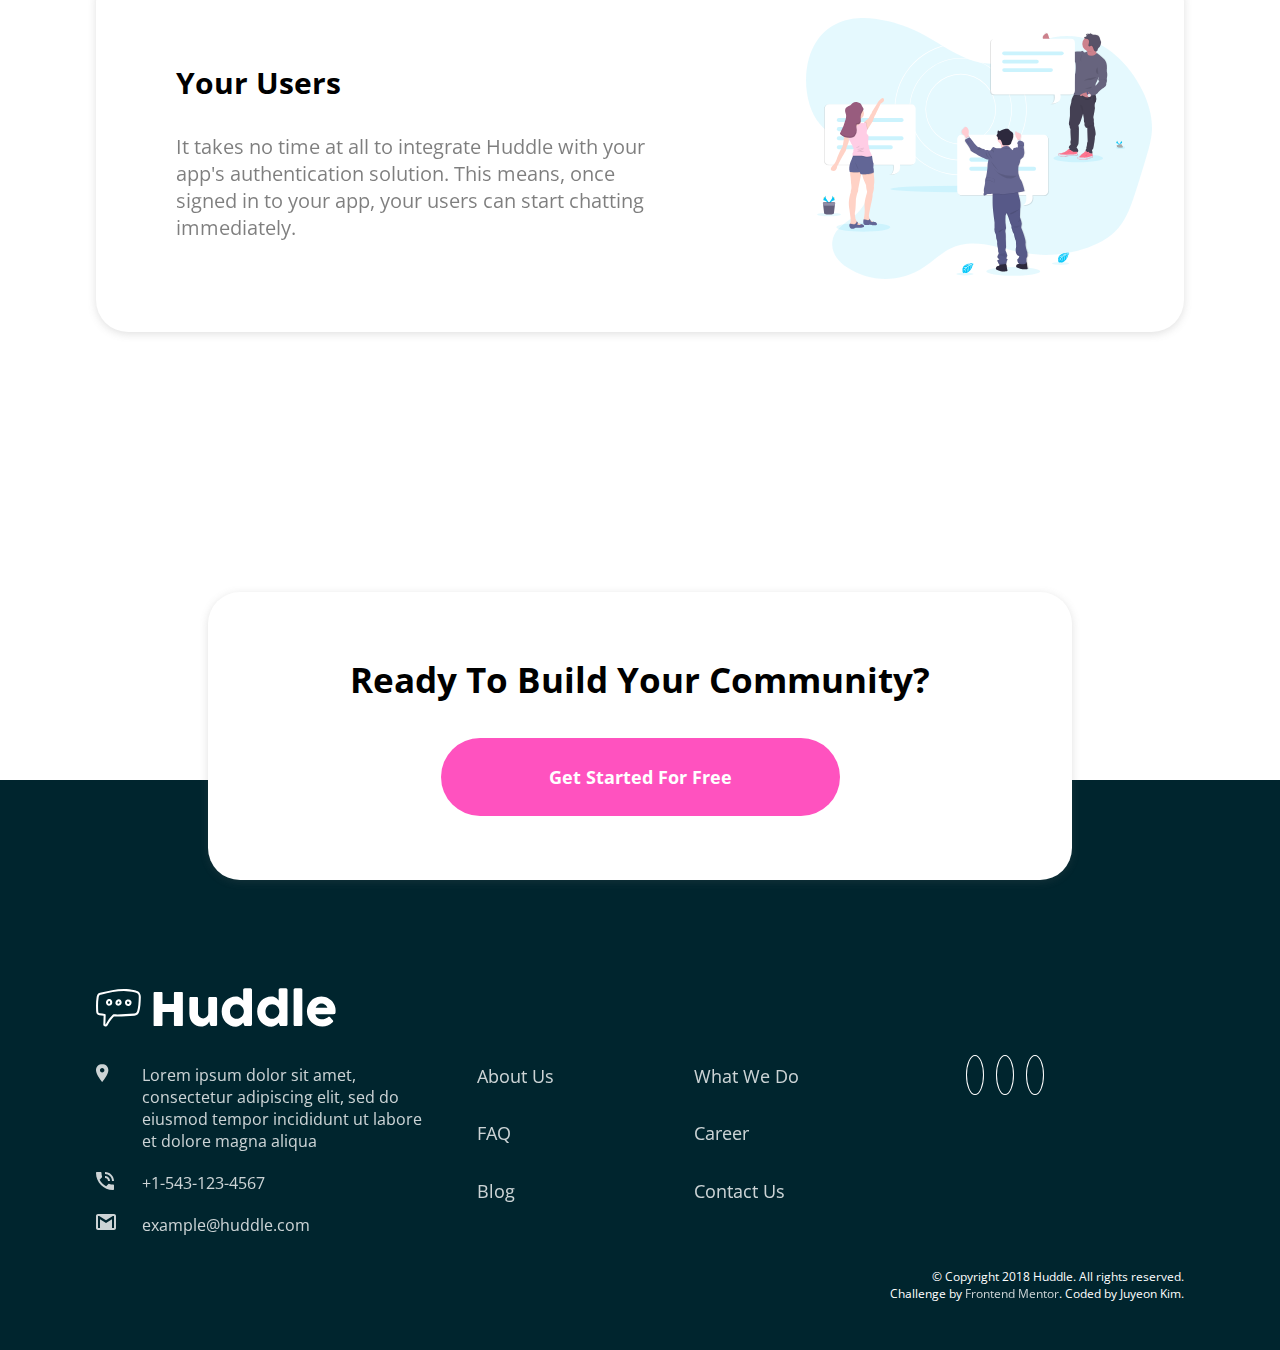
<file: junior-huddle-landing-page-with-alternating-feature-blocks/index.html>
<!DOCTYPE html>
<html lang="en">
<head>
  <meta charset="UTF-8">
  <meta name="viewport" content="width=device-width, initial-scale=1.0"> <!-- displays site properly based on user's device -->
  <link rel="icon" type="image/png" sizes="32x32" href="./images/favicon-32x32.png">
  <link rel="preconnect" href="https://fonts.gstatic.com">
  <link href="https://fonts.googleapis.com/css2?family=Open+Sans:wght@400;700&family=Poppins:wght@600&display=swap" rel="stylesheet">
  <title>Huddle landing page with alternating feature blocks</title>
  <link rel="stylesheet" href="style.css">
  <link rel="stylesheet" href="https://pro.fontawesome.com/releases/v5.10.0/css/all.css" integrity="sha384-AYmEC3Yw5cVb3ZcuHtOA93w35dYTsvhLPVnYs9eStHfGJvOvKxVfELGroGkvsg+p" crossorigin="anonymous"/>
</head>
<body>
  <div class="banner">
    <div class="container">
      <div class="for-flex for-margin">
        <img src="./images/logo.svg" alt="logo" class="main-logo">
        <button class="try-btn"><strong>Try It Free</strong></button>
      </div>
      <div class="banner-grid">
        <div class="banner-text">
          <h1 class="banner-title">Build The Community Your Fans Will Love</h1>
          <p class="banner-content">Huddle re-imagines the way we build communities. You have a voice, but so does your audience. Create connections with your users as you engage in genuine discussion.</p>
          <button class="btn-pink">Get Started For Free</button>
        </div>
        <div class="banner-img">
          <img src="images/illustration-mockups.svg" alt="hero image">
        </div>
      </div>
    </div>
  </div>
  <div class="cards container">
    <div class="card img-right">
      <div class="text">
        <p class="title">Grow Together</p>
        <p class="content">Generate meaningful discussions with your audience and build a strong, loyal community. Think of the insightful conversations you miss out on with a feedback form.</p>
      </div>
      <div class="img">
        <img src="./images/illustration-grow-together.svg" alt="illustration">
      </div>
    </div>
    <div class="card img-left">
      <div class="img">
        <img src="./images/illustration-flowing-conversation.svg" alt="illustration">
      </div>
      <div class="text">
        <p class="title">Flowing Conversations</p>
        <p class="content">You wouldn't paginate a conversation in real life, so why do it online? Our threads have just-in-time loading for a more natural flow.</p>
      </div>
    </div>
    <div class="card img-right">
      <div class="text">
        <p class="title">Your Users</p>
        <p class="content">It takes no time at all to integrate Huddle with your app's authentication solution. This means, once signed in to your app, your users can start chatting immediately.</p>
      </div>
      <div class="img">
        <img src="./images/illustration-your-users.svg" alt="illustration">
      </div>
    </div>
  </div>
  <div class="last-card">
    <h1 class="banner-title">Ready To Build Your Community?</h1>
    <button class="btn-pink big-btn">Get Started For Free</button>
  </div>
  <footer>
    <div class="container footer-container">
      <svg width="240" height="39" class="white-logo" xmlns="http://www.w3.org/2000/svg"><g fill-rule="nonzero" fill="none"><path d="M27.967.879C20.242.875 12.182 2.615 4.047 4.872c-1.033.208-2.041.884-2.574 1.72C.983 7.38.805 8.171.652 9c-.79 4.428-.694 8.776-.53 13.594.036 1.103.2 2.41.715 3.205.538.803 1.46 1.313 2.561 1.48a95.99 95.99 0 0 0 4.232.525l-.312 8.698c-.048.692.29 1.267.71 1.598.376.286.795.413 1.225.445.86.065 1.869-.303 2.37-1.257 2.195-4.224 3.572-6.089 6.317-8.895 7.158.176 13.407-.222 20.482-.745 2.501-.065 4.218-2.11 4.672-3.743 1.357-4.232 1.568-9.456 1.712-14.737.061-2.093-.665-4.148-1.95-5.234-1.222-.991-2.702-1.35-4.058-1.718C35.031 1.363 31.263.905 27.967.879zm10.29 3.31c1.358.369 2.555.724 3.31 1.337 1.26 1.339 1.218 2.23 1.2 3.675-.142 5.122-.388 10.093-1.544 13.86-.498 1.405-1.366 2.405-3.006 2.556-7.208.533-13.462.945-20.707.739a1.032 1.032 0 0 0-.763.302c-3.044 3.074-4.601 5.21-6.921 9.676-.054.102-.171.164-.315.175-.097-.005-.136-.08-.142-.148l.314-9.432c.019-.509-.401-.995-.907-1.05a95.48 95.48 0 0 1-5.06-.62c-.726-.111-.994-.31-1.193-.606-.346-.825-.338-1.335-.365-2.128-.162-4.775-.242-8.948.491-13.1.068-.614.298-1.242.542-1.767.404-.632 1.023-.725 1.644-.897 7.956-2.197 15.74-3.84 23.068-3.845 3.592.13 7.364.49 10.354 1.273zm-27.479 8.09c-1.096 1.313-.987 3.096-.14 4.29.442.625 1.132 1.128 1.972 1.242 1.091.09 1.783-.352 2.53-.86 1.353-1.176 1.49-3.228.461-4.71-.524-.755-1.362-1.208-2.218-1.24-1.172.012-1.968.535-2.605 1.277zm11.856-1.072c-1.092.035-1.975.791-2.514 1.607-.617.933-.977 2.101-.478 3.246.96 2.203 4.277 2.176 5.6-.063.61-1.032.454-2.205 0-3.056-.452-.85-1.136-1.543-2.131-1.702a2.494 2.494 0 0 0-.477-.032zm9.625.207c-.34-.008-.69.024-1.018.111-1.312.35-2.429 1.704-2.26 3.437.086.872.487 1.722 1.21 2.308.723.585 1.773.847 2.88.62 1.272-.26 2.06-1.285 2.323-2.275.263-.99.197-1.999-.414-2.817a3.47 3.47 0 0 0-2.72-1.384zm-18.965 1.623c.245.002.438.08.637.366.445.642.321 1.615-.128 2.005-.447.39-.726.424-.922.398-.196-.027-.395-.162-.573-.414-.34-.48-.44-1.256.007-1.81.238-.316.675-.513.98-.545zm9.483.223c.038.006.464.253.668.636.204.383.242.739.048 1.066-.577.976-1.804.712-1.99.287-.07-.162-.017-.813.32-1.32.335-.509.757-.7.954-.67zm10.564.748c.062.083.213.64.096 1.082-.118.442-.31.715-.78.811-.602.124-.94 0-1.193-.207-.254-.205-.425-.552-.462-.923-.09-.92.24-1.133.764-1.273.61-.15 1.3.112 1.575.51z" fill="#FF52C1"/><path d="M57.61 4.996c.016-.26.111-.494.287-.701a.875.875 0 0 1 .701-.31h6.826c.23 0 .467.096.712.287a.883.883 0 0 1 .368.724v10.893h11.421V4.996c0-.276.096-.513.287-.712.192-.2.44-.3.747-.3h6.734c.306 0 .574.077.804.23.23.154.345.399.345.736V37.1c0 .337-.1.59-.3.758-.198.169-.459.253-.78.253h-6.803c-.306 0-.555-.084-.747-.253-.191-.168-.287-.42-.287-.758V24.047H66.504V37.1c0 .322-.104.57-.31.747-.207.176-.487.264-.84.264h-6.756c-.643 0-.972-.299-.988-.896V4.996zm62.875 32.725c-.199.168-.41.275-.632.321a3.123 3.123 0 0 1-.631.07h-3.47c-.276 0-.514-.05-.713-.15-.2-.1-.368-.234-.506-.402a2.384 2.384 0 0 1-.344-.575 4.884 4.884 0 0 1-.23-.666l-.712-2.942c-.23.475-.563 1.015-1 1.62a8.495 8.495 0 0 1-1.666 1.7c-.674.53-1.479.974-2.413 1.334-.935.36-2.007.54-3.218.54-1.746 0-3.332-.337-4.757-1.011a10.904 10.904 0 0 1-3.642-2.758c-1.003-1.164-1.781-2.524-2.332-4.08-.552-1.554-.828-3.213-.828-4.974V10.695c0-.582.127-1.022.38-1.321.252-.299.654-.448 1.206-.448h5.308c.66 0 1.111.11 1.356.333.245.222.368.655.368 1.298v14.96c0 .66.15 1.284.448 1.874.299.59.693 1.11 1.184 1.562.49.452 1.045.809 1.666 1.069.62.26 1.252.39 1.896.39.551 0 1.122-.13 1.712-.39a6.361 6.361 0 0 0 1.631-1.046c.498-.436.908-.95 1.23-1.54.322-.59.482-1.214.482-1.872V10.626c0-.26.05-.52.15-.781.1-.26.249-.46.448-.598.199-.122.387-.206.563-.252.176-.046.38-.07.609-.07h5.194c.658 0 1.133.162 1.424.483.291.322.437.751.437 1.287v25.716c0 .29-.065.559-.195.804s-.31.437-.54.574l.137-.068zm26.681-3.172c-.414.414-.87.858-1.367 1.333-.498.475-1.046.92-1.643 1.333a9.3 9.3 0 0 1-1.93 1.023 6.097 6.097 0 0 1-2.23.402c-2.083 0-4.002-.39-5.757-1.172a13.777 13.777 0 0 1-4.527-3.206c-1.264-1.356-2.252-2.953-2.964-4.792-.713-1.838-1.069-3.814-1.069-5.929 0-2.13.356-4.11 1.069-5.94.712-1.83 1.7-3.424 2.964-4.78a13.635 13.635 0 0 1 4.527-3.194c1.755-.774 3.674-1.161 5.757-1.161.843 0 1.613.123 2.31.368a8.51 8.51 0 0 1 1.907.942c.575.383 1.103.816 1.586 1.298.482.483.938.954 1.367 1.414V1.985c0-.49.15-.903.448-1.24.299-.338.747-.506 1.345-.506h5.17c.2 0 .41.042.632.126.222.085.425.203.61.357.183.153.332.337.447.551.115.215.173.452.173.712v34.357c0 1.18-.62 1.77-1.862 1.77h-4.504c-.306 0-.544-.04-.712-.116a1.13 1.13 0 0 1-.426-.333 2.319 2.319 0 0 1-.31-.551 17.13 17.13 0 0 0-.344-.77l-.667-1.793zm-13.214-11.008a8.39 8.39 0 0 0 .471 2.839c.314.88.762 1.643 1.345 2.286a6.384 6.384 0 0 0 2.102 1.528c.82.376 1.728.563 2.724.563.98 0 1.903-.176 2.769-.528a7.058 7.058 0 0 0 2.263-1.46 7.256 7.256 0 0 0 1.552-2.194c.39-.843.609-1.747.655-2.712v-.322a7.26 7.26 0 0 0-.552-2.803 7.427 7.427 0 0 0-1.528-2.344 7.242 7.242 0 0 0-2.298-1.597 6.977 6.977 0 0 0-2.861-.586c-.996 0-1.904.195-2.724.586-.82.39-1.52.923-2.102 1.597a7.236 7.236 0 0 0-1.345 2.344 8.35 8.35 0 0 0-.47 2.803zm48.72 11.008c-.414.414-.87.858-1.368 1.333-.498.475-1.046.92-1.643 1.333a9.3 9.3 0 0 1-1.93 1.023 6.097 6.097 0 0 1-2.23.402c-2.083 0-4.002-.39-5.756-1.172a13.777 13.777 0 0 1-4.528-3.206c-1.263-1.356-2.252-2.953-2.964-4.792-.712-1.838-1.069-3.814-1.069-5.929 0-2.13.357-4.11 1.069-5.94s1.7-3.424 2.964-4.78a13.635 13.635 0 0 1 4.528-3.194c1.754-.774 3.673-1.161 5.756-1.161.843 0 1.613.123 2.31.368a8.51 8.51 0 0 1 1.907.942c.575.383 1.103.816 1.586 1.298.483.483.938.954 1.367 1.414V1.985c0-.49.15-.903.448-1.24.3-.338.747-.506 1.345-.506h5.17c.2 0 .41.042.632.126.223.085.426.203.61.357.183.153.333.337.448.551.114.215.172.452.172.712v34.357c0 1.18-.62 1.77-1.862 1.77h-4.504c-.306 0-.544-.04-.712-.116a1.13 1.13 0 0 1-.425-.333 2.319 2.319 0 0 1-.31-.551 17.13 17.13 0 0 0-.345-.77l-.667-1.793zm-13.215-11.008a8.39 8.39 0 0 0 .471 2.839c.315.88.763 1.643 1.345 2.286a6.384 6.384 0 0 0 2.103 1.528c.82.376 1.727.563 2.723.563.98 0 1.903-.176 2.769-.528a7.058 7.058 0 0 0 2.264-1.46 7.256 7.256 0 0 0 1.55-2.194c.391-.843.61-1.747.656-2.712v-.322a7.26 7.26 0 0 0-.552-2.803 7.427 7.427 0 0 0-1.528-2.344 7.242 7.242 0 0 0-2.298-1.597 6.977 6.977 0 0 0-2.861-.586c-.996 0-1.904.195-2.723.586-.82.39-1.521.923-2.103 1.597a7.236 7.236 0 0 0-1.345 2.344 8.35 8.35 0 0 0-.47 2.803zM197.61 2.008c0-.49.122-.903.367-1.24.246-.338.667-.506 1.264-.506h5.63c.154 0 .315.042.483.126a1.7 1.7 0 0 1 .471.357c.146.153.268.337.368.551.1.215.15.452.15.712v34.334c0 .582-.165 1.022-.495 1.321-.329.299-.754.448-1.275.448h-5.332c-.597 0-1.018-.15-1.264-.448-.245-.299-.367-.74-.367-1.321V2.008zm38.7 32.61a15.31 15.31 0 0 1-4.55 2.907 13.87 13.87 0 0 1-5.355 1.046c-2.1 0-4.083-.383-5.952-1.15a15.494 15.494 0 0 1-4.918-3.182 15.273 15.273 0 0 1-3.355-4.792c-.828-1.838-1.241-3.837-1.241-5.998 0-1.348.164-2.654.494-3.918a15.45 15.45 0 0 1 1.402-3.55 15.055 15.055 0 0 1 2.206-3.045 13.957 13.957 0 0 1 2.907-2.379 14.327 14.327 0 0 1 3.493-1.54 14.084 14.084 0 0 1 3.975-.551c1.272 0 2.505.169 3.7.506 1.195.337 2.318.812 3.367 1.424 1.05.613 2.01 1.349 2.884 2.207a14.896 14.896 0 0 1 2.252 2.815 13.58 13.58 0 0 1 1.46 3.263c.344 1.157.517 2.348.517 3.573 0 .797-.012 1.448-.035 1.954-.023.505-.142.908-.356 1.206-.215.3-.57.506-1.069.62-.498.116-1.23.173-2.194.173h-16.546c.153.98.463 1.8.93 2.46a5.842 5.842 0 0 0 1.62 1.573c.613.391 1.264.67 1.954.84a8.24 8.24 0 0 0 1.953.252c.552 0 1.118-.058 1.7-.172a12.179 12.179 0 0 0 1.69-.46 9.557 9.557 0 0 0 1.493-.667c.452-.252.816-.517 1.092-.792.245-.2.456-.349.632-.449.176-.1.364-.149.563-.149.2 0 .402.07.61.207a4.8 4.8 0 0 1 .7.597l2.436 2.758c.168.2.276.38.322.54.046.161.069.326.069.494 0 .307-.085.571-.253.793a2.89 2.89 0 0 1-.598.586zm-11.054-19.143c-.598 0-1.176.119-1.735.356a6.547 6.547 0 0 0-1.575.954c-.49.398-.93.85-1.321 1.356a8.315 8.315 0 0 0-.954 1.54h11.743a13.536 13.536 0 0 0-1.045-1.655 7.081 7.081 0 0 0-1.287-1.333 5.558 5.558 0 0 0-1.655-.896c-.62-.215-1.344-.322-2.171-.322z" fill="#00252E"/></g></svg>
      <div class="for-flex footer-flex">
        <div class="footer1">
          <img src="./images/icon-location.svg" alt="location">
          <span>Lorem ipsum dolor sit amet, consectetur adipiscing elit, sed do eiusmod tempor incididunt ut labore et dolore magna aliqua</span>
          <img src="./images/icon-phone.svg" alt="phone">
          <span>+1-543-123-4567</span>
          <img src="./images/icon-email.svg" alt="email">
          <span>example@huddle.com</span>
        </div>
        <div class="footer2">
          <p>About Us</p>
          <p>What We Do</p>
          <p>FAQ</p>
          <p>Career</p>
          <p>Blog</p>
          <p>Contact Us</p>
        </div>
        <div class="footer3">
          <div class="icons">
            <a href="#"><i class="fab fa-facebook-f"></i></a>
            <a href="#"><i class="fab fa-twitter"></i></i></a>
            <a href="#"><i class="fab fa-instagram"></i></a>
          </div>
        </div>
      </div>
    </div>
    <div class="container last-container">
      <p>  &copy; Copyright 2018 Huddle. All rights reserved.</p>
      <p class="attribution">Challenge by <a href="https://www.frontendmentor.io?ref=challenge" target="_blank">Frontend Mentor</a>. Coded by Juyeon Kim.</p>
    </div>
  </footer>
</body>
</html>
</file>
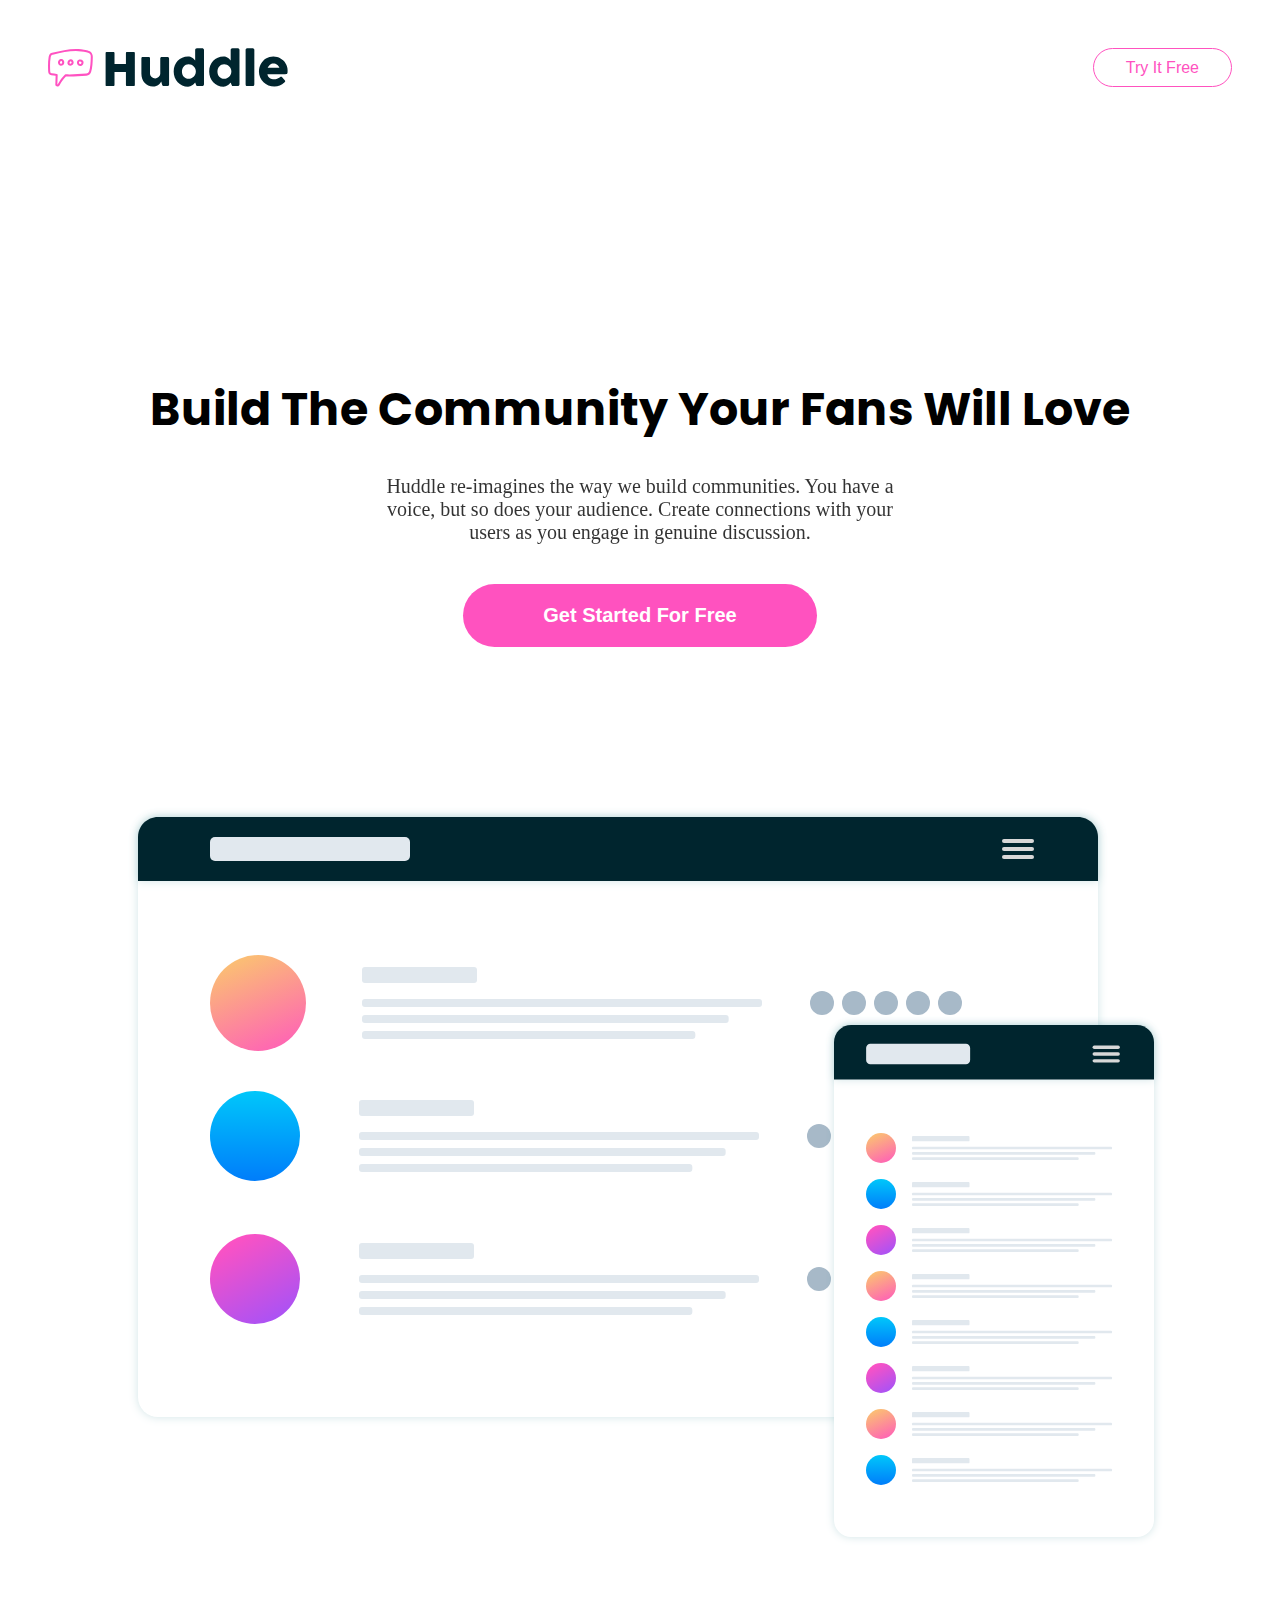
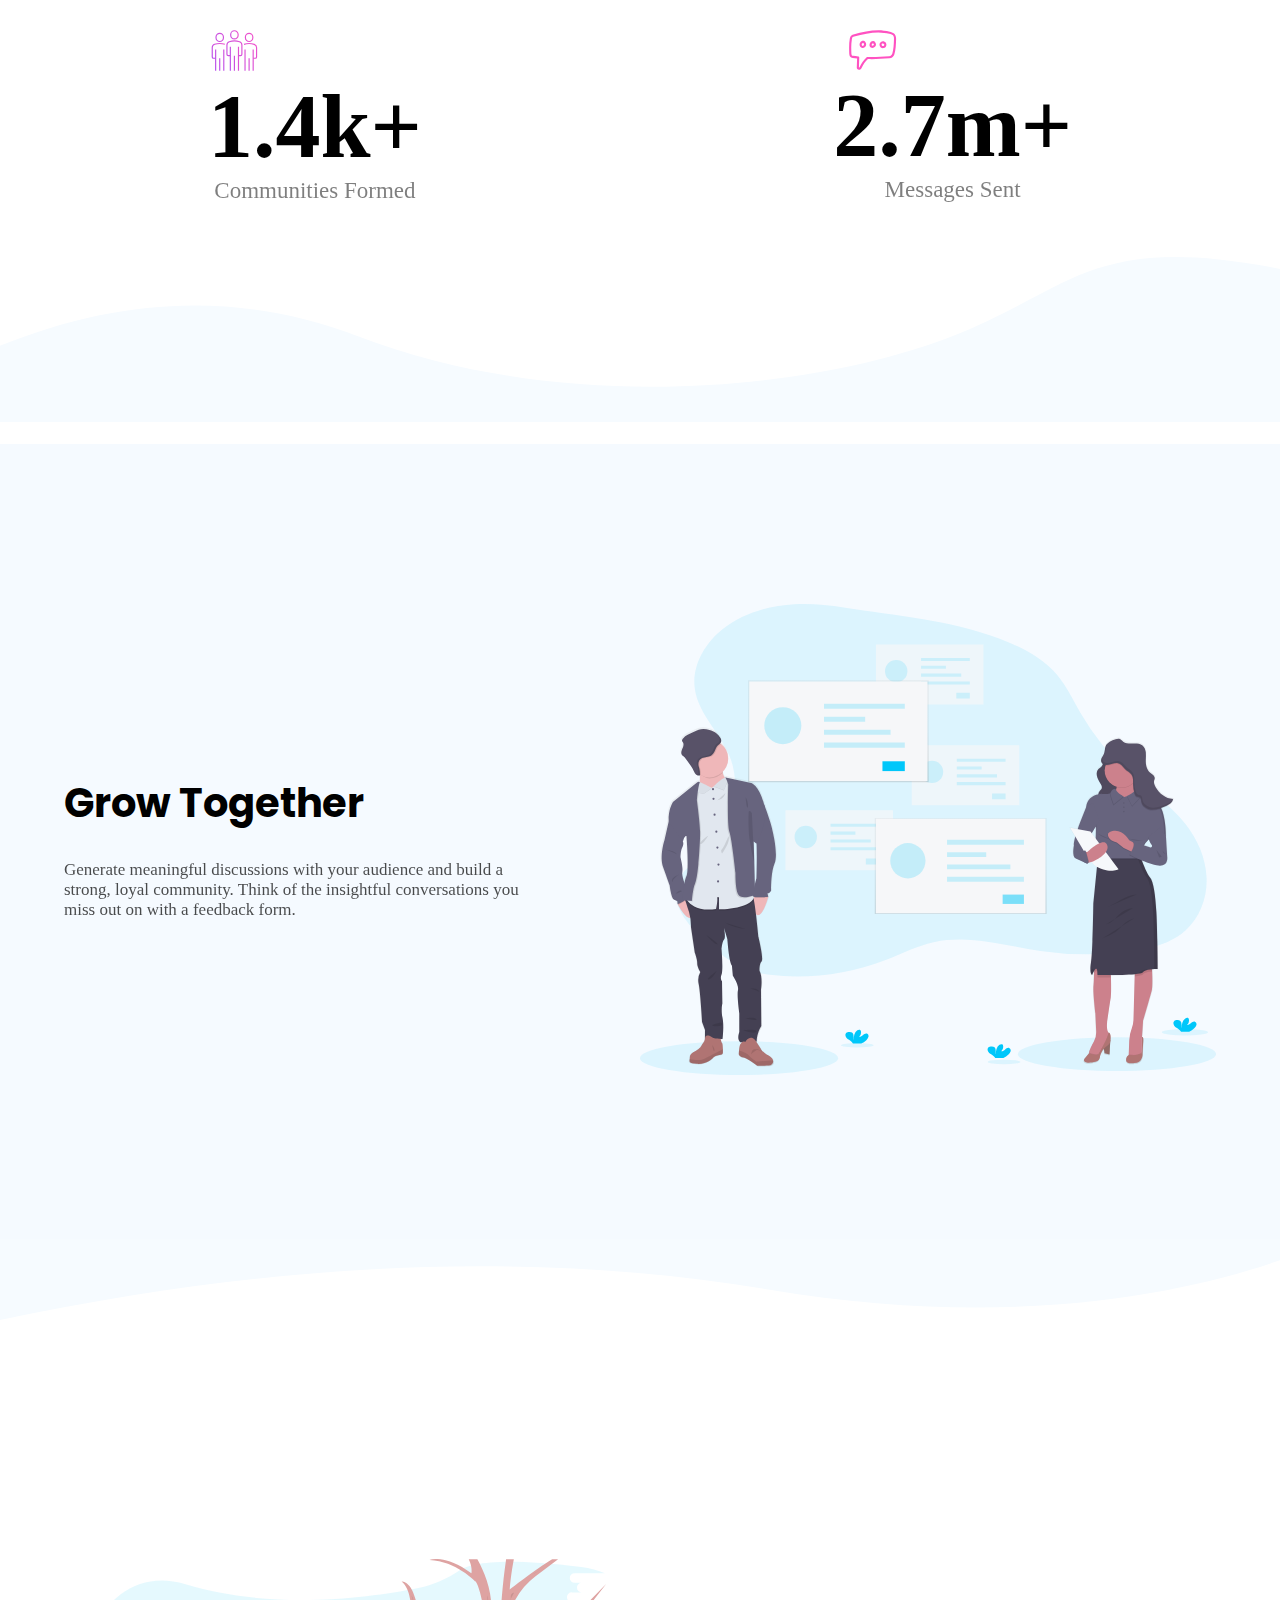
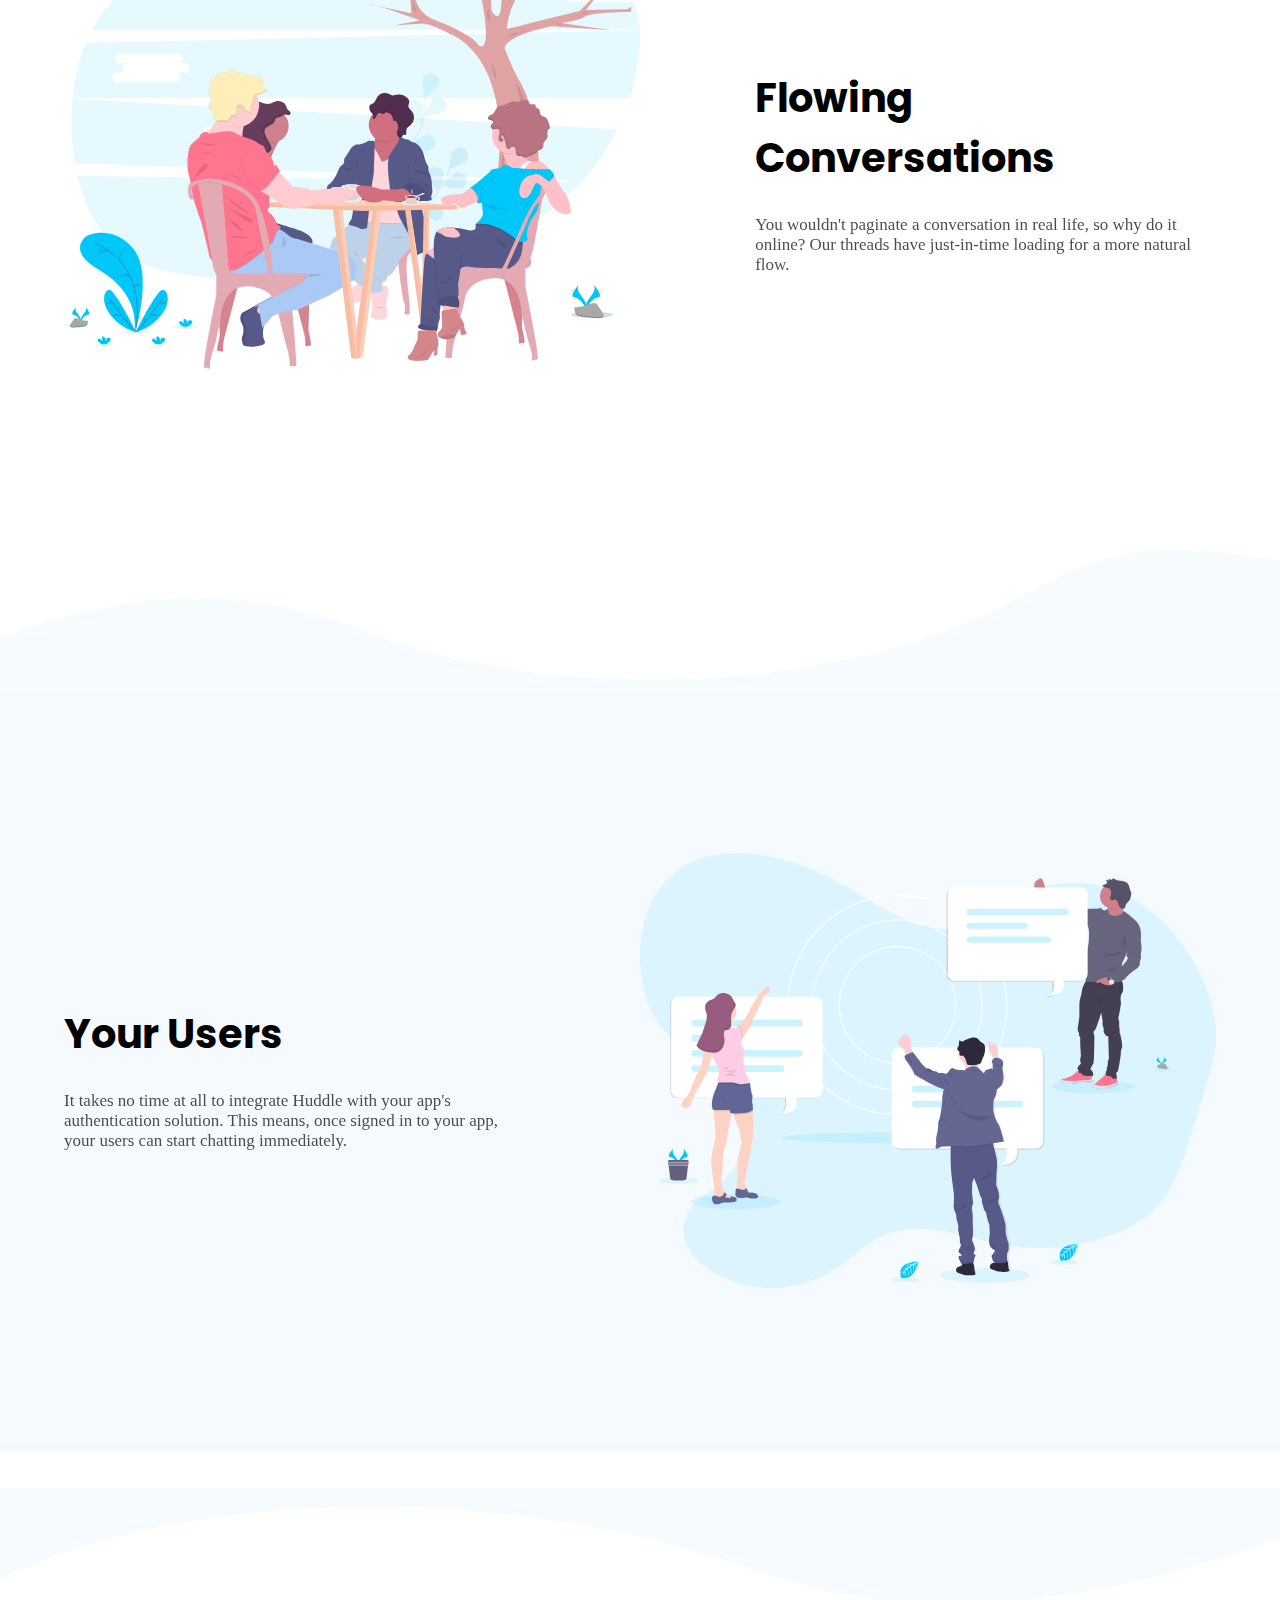
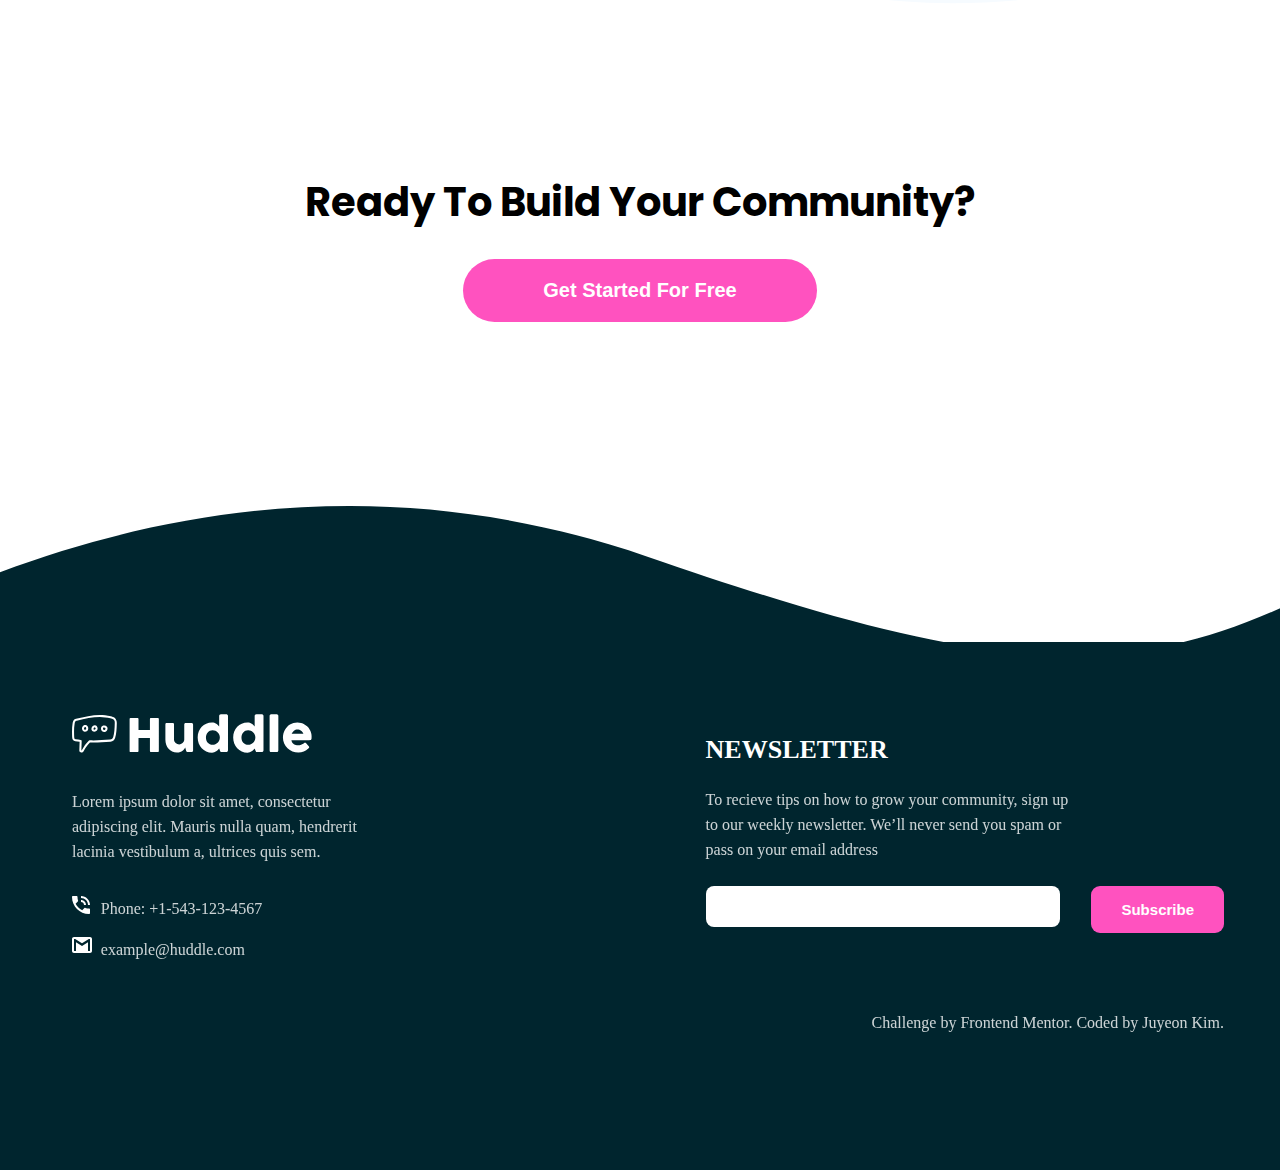
<file: junior-huddle-landing-page-with-curved-sections/index.html>
<!DOCTYPE html>
<html lang="en">
<head>
  <meta charset="UTF-8">
  <meta name="viewport" content="width=device-width, initial-scale=1.0"> <!-- displays site properly based on user's device -->
  <link rel="icon" type="image/png" sizes="32x32" href="./images/favicon-32x32.png">
  <title>Huddle landing page with curved sections</title>
  <link rel="stylesheet" href="style.css">
  <link rel="preconnect" href="https://fonts.gstatic.com">
  <link href="https://fonts.googleapis.com/css2?family=Open+Sans:wght@400;600;700&family=Poppins:wght@700&display=swap" rel="stylesheet">
  <link rel="stylesheet" href="https://pro.fontawesome.com/releases/v5.10.0/css/all.css" integrity="sha384-AYmEC3Yw5cVb3ZcuHtOA93w35dYTsvhLPVnYs9eStHfGJvOvKxVfELGroGkvsg+p" crossorigin="anonymous"/>
  <script src="main.js" defer></script>
</head>
<body>
  <div class="navbar">
    <img src="./images/logo.svg" alt="logo">
    <button class="navbar-btn">Try It Free</button>
  </div>

  <div class="banner">
    <h1>Build The Community Your Fans Will Love</h1>
    <p class="for-center">Huddle re-imagines the way we build communities. You have a voice, but so does your audience. Create connections with your users as you engage in genuine discussion.</p>
    <button class="pink-btn">Get Started For Free</button>
  </div>

  <div class="main">
    <img src="./images/screen-mockups.svg" alt="screen" class="main-img">
    <div class="numbers">
      <div class="number">
        <img src="./images/icon-communities.svg" alt="communities">
        <h1>1.4k+</h1>
        <p>Communities Formed</p>
      </div>
      <div class="number">
        <img src="./images/icon-messages.svg" alt="messages">
        <h1>2.7m+</h1>
        <p>Messages Sent</p>
      </div>
    </div>
  </div>

  <div class="card img-right">
    <div class="card-text">
      <h1>Grow Together</h1>
      <p>Generate meaningful discussions with your audience and build a strong, loyal community. Think of the insightful conversations you miss out on with a feedback form.</p>
    </div>
    <div class="card-img">
      <img src="./images/illustration-grow-together.svg" alt="grow-together">
    </div>
  </div>
  <div class="card img-left">
    <div class="card-text">
      <h1>Flowing Conversations</h1>
      <p>You wouldn't paginate a conversation in real life, so why do it online? Our threads have just-in-time loading for a more natural flow.</p>
    </div>
    <div class="card-img">
      <img src="./images/illustration-flowing-conversation.svg" alt="flowing-conversation">
    </div>
  </div>
  <div class="card img-right">
    <div class="card-text">
      <h1>Your Users</h1>
      <p>It takes no time at all to integrate Huddle with your app's authentication solution. This means, once signed in to your app, your users can start chatting immediately.</p>
    </div>
    <div class="card-img">
      <img src="./images/illustration-your-users.svg" alt="your-users">
    </div>
  </div>

  <div class="last">
    <h1>Ready To Build Your Community?</h1>
    <button class="pink-btn">Get Started For Free</button>
  </div>


  <footer>
    <div class="footer">
      <div class="footer1">
        <img src="./images/logo.svg" alt="logo" class="footer-logo">
        <p>Lorem ipsum dolor sit amet, consectetur adipiscing elit. Mauris nulla quam, hendrerit lacinia vestibulum a, ultrices quis sem.</p>
        <div class="for-grid">
          <img src="./images/icon-phone.svg" alt="phone">
          <p>Phone: +1-543-123-4567</p>
          <img src="./images/icon-email.svg" alt="email">
          <p>example@huddle.com</p>
        </div>
      </div>
      <div class="footer2">
        <h2>NEWSLETTER</h2>
        <div class="for-width">
          <p>To recieve tips on how to grow your community, sign up to our weekly newsletter. We’ll never send you spam or pass on your email address</p>
        </div>
        <form action="#" class="footer-input">
          <div class="field">
            <input type="email" name="email" id="email">
            <p class="result-text"></p>
          </div>
          <button id="submit-btn" class="sm-btn">Subscribe</button>
        </form>

      </div>
      <div class="footer3">
        <a href="#"><i class="fab fa-facebook-square"></i></a>
        <a href="#"><i class="fab fa-instagram"></i></a>
        <a href="#"><i class="fab fa-twitter-square"></i></a>
      </div>
      <p class="attribution">Challenge by <a href="https://www.frontendmentor.io?ref=challenge" target="_blank">Frontend Mentor</a>. Coded by Juyeon Kim.</p>

    </div>
      </footer>
</body>
</html>
</file>
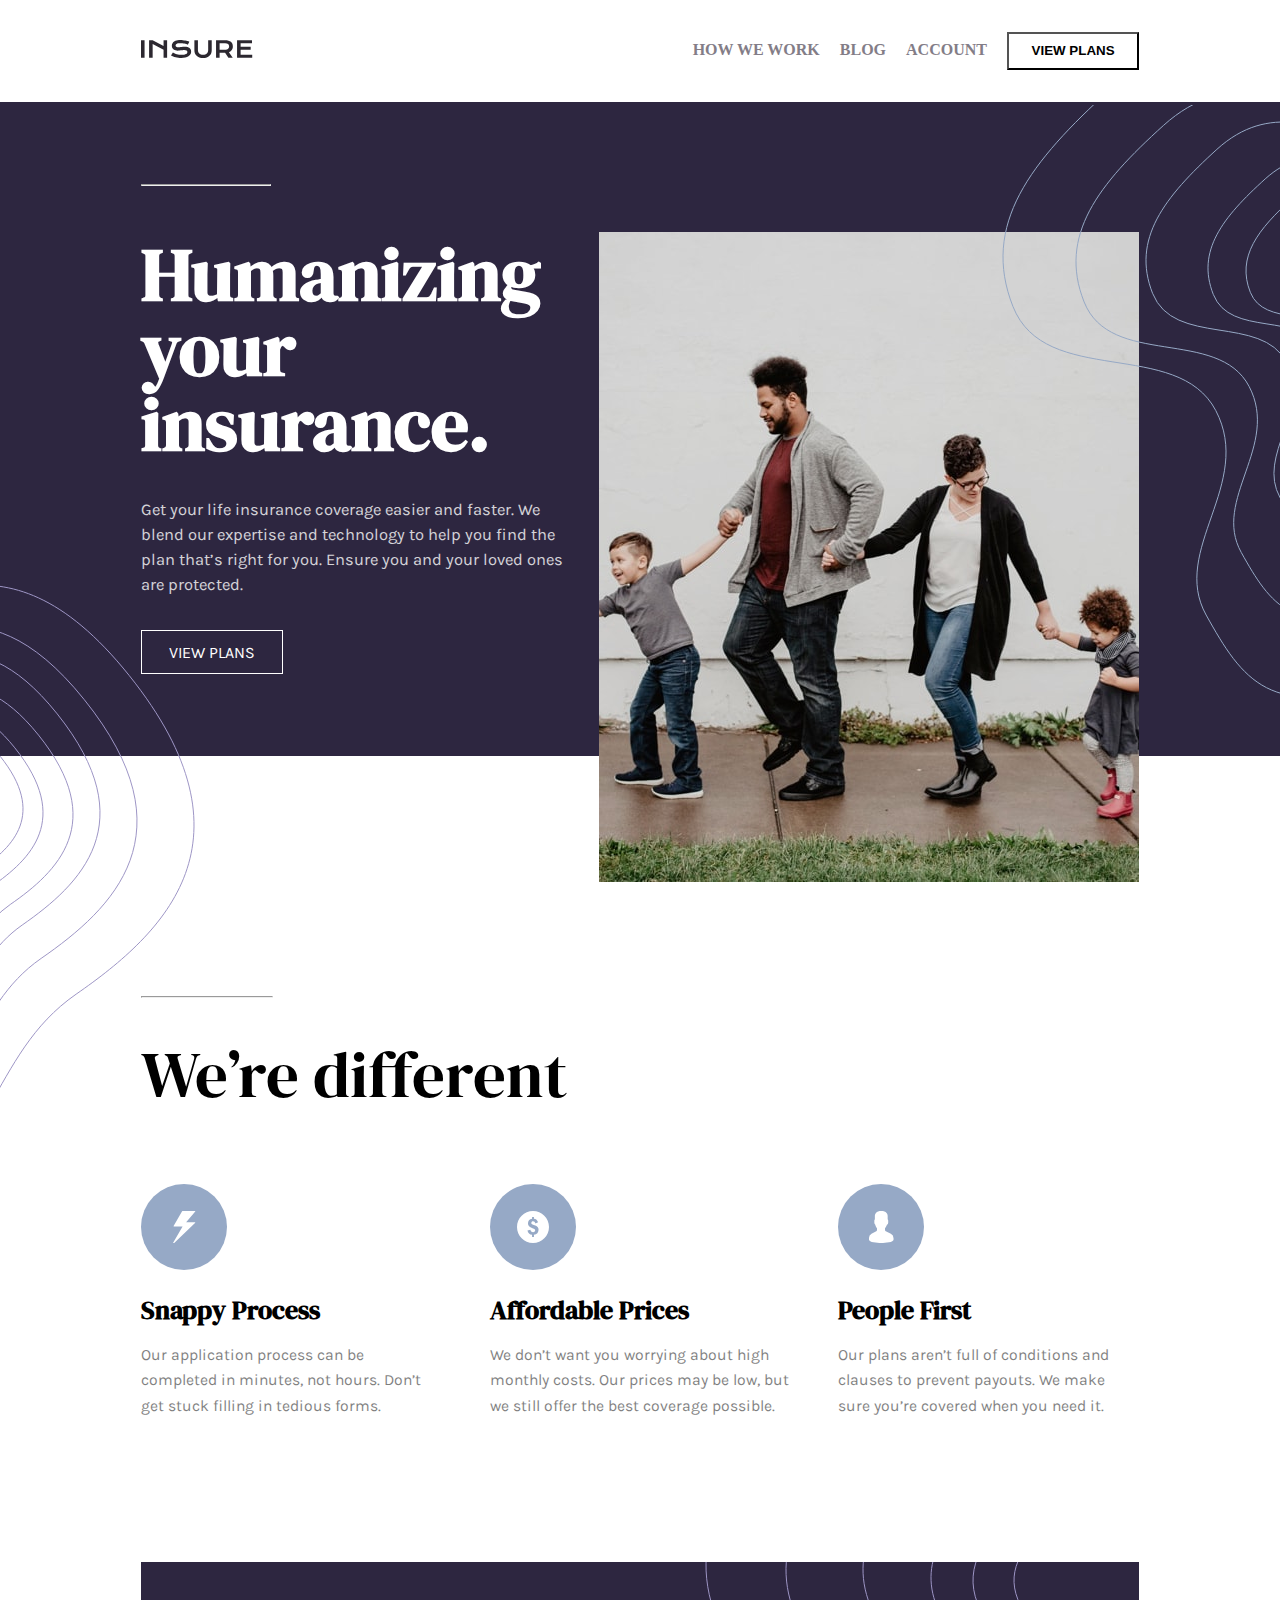
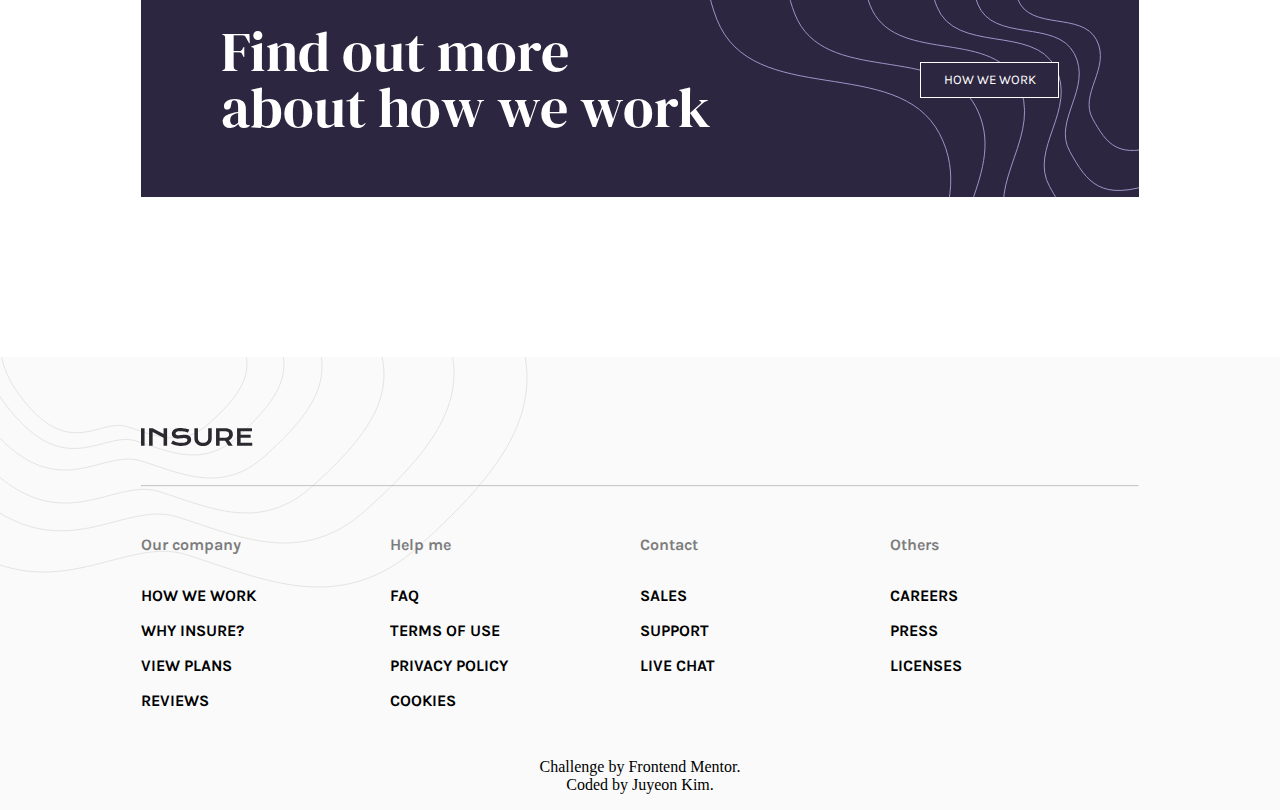
<file: junior-insure-landing-page/index.html>
<!DOCTYPE html>
<html lang="en">
<head>
  <meta charset="UTF-8">
  <meta name="viewport" content="width=device-width, initial-scale=1.0"> <!-- displays site properly based on user's device -->
  <link rel="icon" type="image/png" sizes="32x32" href="./images/favicon-32x32.png">
  <title>Insure landing page</title>
  <link rel="stylesheet" href="style.css">
  <link rel="stylesheet" href="https://pro.fontawesome.com/releases/v5.10.0/css/all.css" integrity="sha384-AYmEC3Yw5cVb3ZcuHtOA93w35dYTsvhLPVnYs9eStHfGJvOvKxVfELGroGkvsg+p" crossorigin="anonymous"/>
  <link rel="preconnect" href="https://fonts.gstatic.com">
  <link href="https://fonts.googleapis.com/css2?family=DM+Serif+Display&family=Karla:ital,wght@0,400;1,700&display=swap" rel="stylesheet">
  <script src="main.js" defer></script>
</head>
<body style="margin: 0;">

  <nav class="container nav-container">
    <div>
      <img src="./images/logo.svg" alt="logo">
    </div>
    <div class="full-nav">
      <a href="#">How we work</a>
      <a href="#">Blog</a>
      <a href="#">Account</a>
      <button>View plans</button>
    </div>
    <button class="sm-nav" id="btn-menu">
      <img id="img-btn" src="./images/icon-hamburger.svg" alt="hamburger">
    </button>
    <div id="menu-mobile" class="navbar">
      <a href="#" class="navlink is-navlink">How we work</a>
      <a href="#" class="navlink is-navlink">Blog</a>
      <a href="#" class="navlink is-navlink">Account</a>
      <a href="#" class="navlink is-navlink mb-btn">View plans</a>
    </div>
  </nav>

  <section class="banner-bg">

    <div class="container banner-container">
      <div class="banner-title">
        <img id="img-banner-top-dt" src="./images/bg-pattern-intro-right-desktop.svg" alt="bg">
        <img id="img-banner-btm-dt" src="./images/bg-pattern-intro-left-desktop.svg" alt="bg">
        <img id="img-banner-btm-mb" src="./images/bg-pattern-intro-right-mobile.svg" alt="bg">
        <img id="img-banner-top-mb" src="./images/bg-pattern-intro-left-mobile.svg" alt="bg">

        <hr class="banner-hr">
        <h1>Humanizing your insurance.</h1>
        <p>Get your life insurance coverage easier and faster. We blend our expertise and technology to help you find the plan that’s right for you. Ensure you and your loved ones are protected.</p>
        <button>View plans</button>
      </div>
      <div>
        <img class="dt-appear" src="./images/image-intro-desktop.jpg" alt="banner-img">
        <img class="mb-appear" src="./images/image-intro-mobile.jpg" alt="banner-img">
      </div>

    </div>
  </section>

  <section class="container">
    <hr class="main-hr">
    <h1 class="main-title">We’re different</h1>
    <div class="main-grid">
      <article>
        <img src="./images/icon-snappy-process.svg" alt="snappy-process">
        <h1>Snappy Process</h1>
        <p>Our application process can be completed in minutes, not hours. Don’t get stuck filling in tedious forms.</p>
      </article>
      <article>
        <img src="./images/icon-affordable-prices.svg" alt="affordable-prices">
        <h1>Affordable Prices</h1>
        <p>We don’t want you worrying about high monthly costs. Our prices may be low, but we still offer the best coverage possible.</p>
      </article>
      <article>
        <img src="./images/icon-people-first.svg" alt="people-first">
        <h1>People First</h1>
        <p>Our plans aren’t full of conditions and clauses to prevent payouts. We make sure you’re covered when you need it.</p>
      </article>
    </div>

  </section>

  <section class="container last-container">
    <img id="last-bg-mb" src="./images/bg-pattern-how-we-work-mobile.svg" alt="bg">

    <div class="last-display">
      <h1>Find out more<br>about how we work</h1>
      <button>How we work</button>
    </div>
  </section>

  <footer class="footer-bg">
    <div class="container">
      <div class="footer-top">
        <img src="./images/logo.svg" alt="logo">
        <div>
          <a href="#"><i class="fab fa-facebook-square"></i></a>
          <a href="#"><i class="fab fa-twitter"></i></a>
          <a href="#"><i class="fab fa-pinterest"></i></a>
          <a href="#"><i class="fab fa-instagram"></i></a>
        </div>
      </div>
      <hr class="footer-hr">
      <div class="footer-bottom">
        <div class="footer-sm">
          <p class="footer-main">Our company</p>
          <a href="#">How we work</a>
          <a href="#">Why Insure?</a>
          <a href="#">View plans</a>
          <a href="#">Reviews</a>
        </div>
        <div class="footer-sm">
          <p class="footer-main">Help me</p>
          <a href="#">FAQ</a>
          <a href="#">Terms of use</a>
          <a href="#">Privacy policy</a>
          <a href="#">Cookies</a>
        </div>
        <div class="footer-sm">
          <p class="footer-main">Contact</p>
          <a href="#">Sales</a>
          <a href="#">Support</a>
          <a href="#">Live chat</a>
        </div>
        <div class="footer-sm">
          <p class="footer-main">Others</p>
          <a href="#">Careers</a>
          <a href="#">Press</a>
          <a href="#">Licenses</a>
        </div>
      </div>
      <div class="attribution">
        Challenge by <a href="https://www.frontendmentor.io?ref=challenge" target="_blank">Frontend Mentor</a>.<br>Coded by Juyeon Kim</a>.
      </div>
    </div>
  </footer>



</body>
</html>
</file>
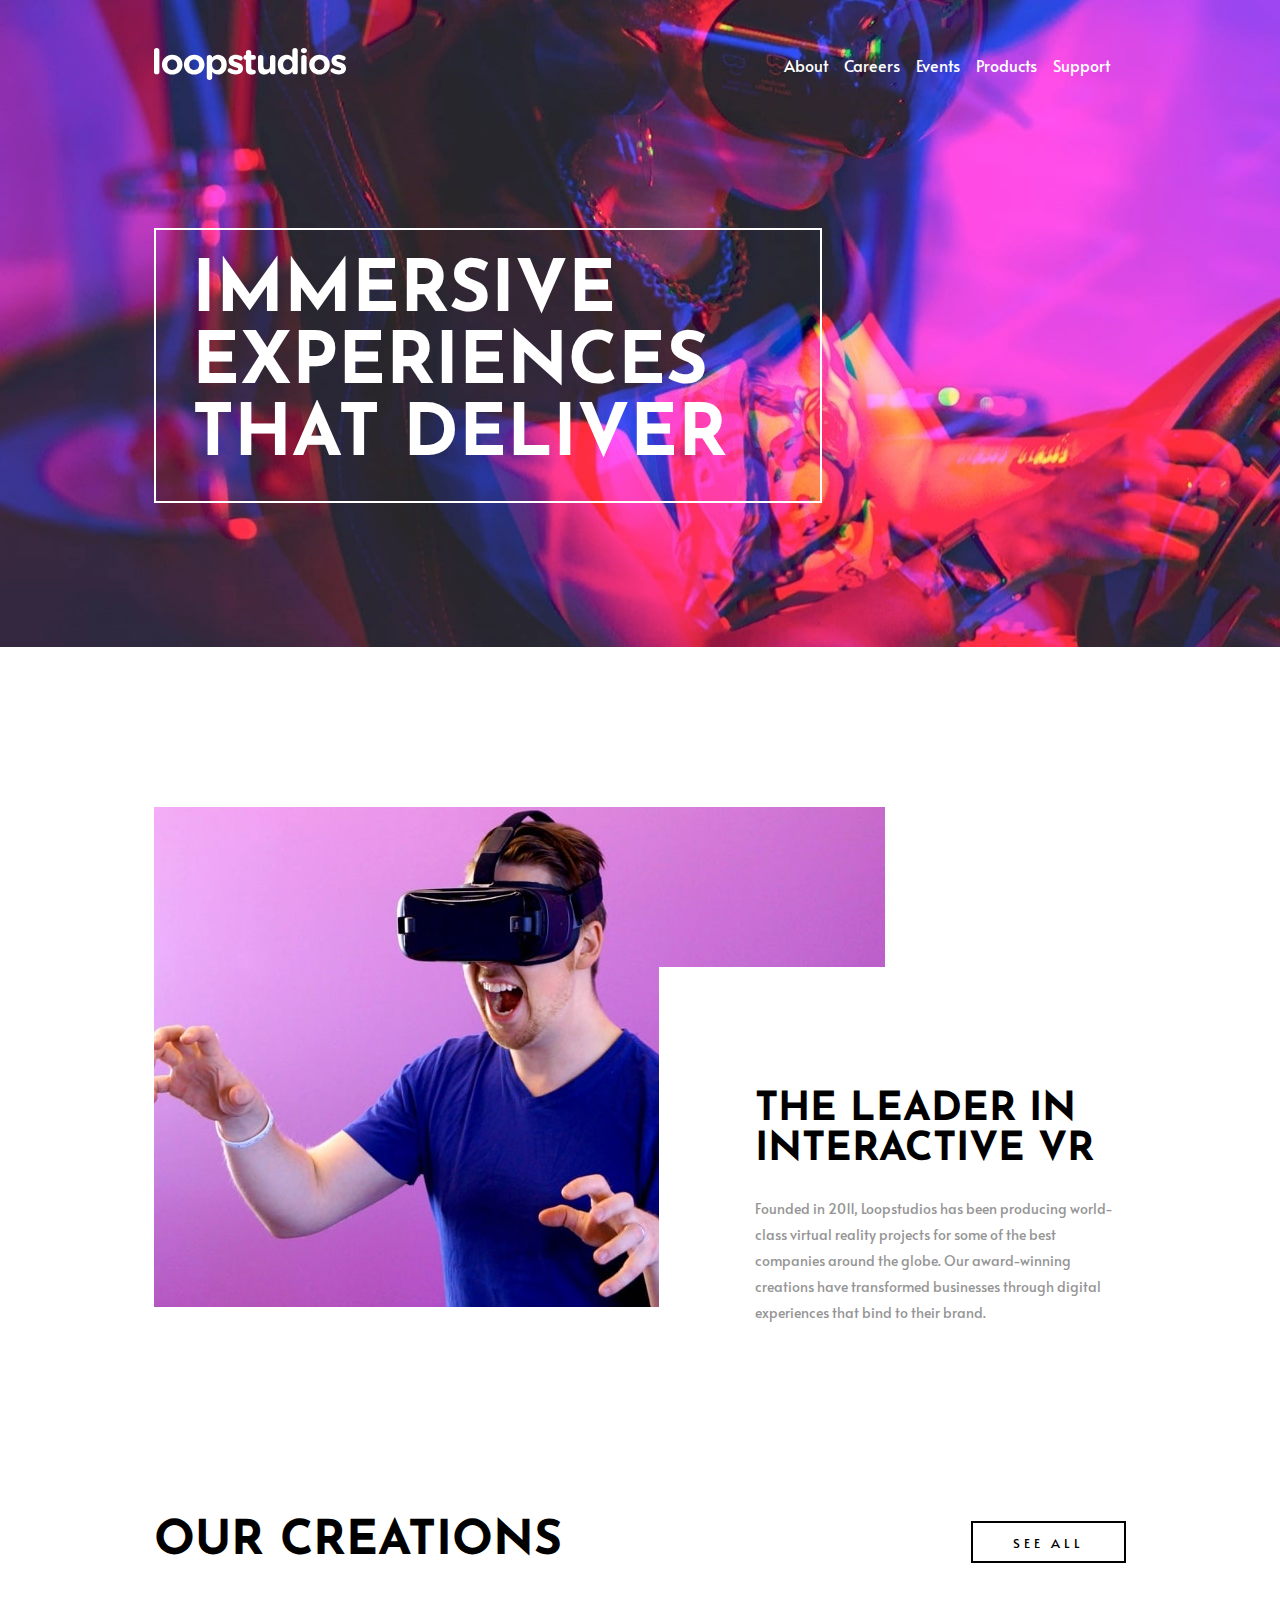
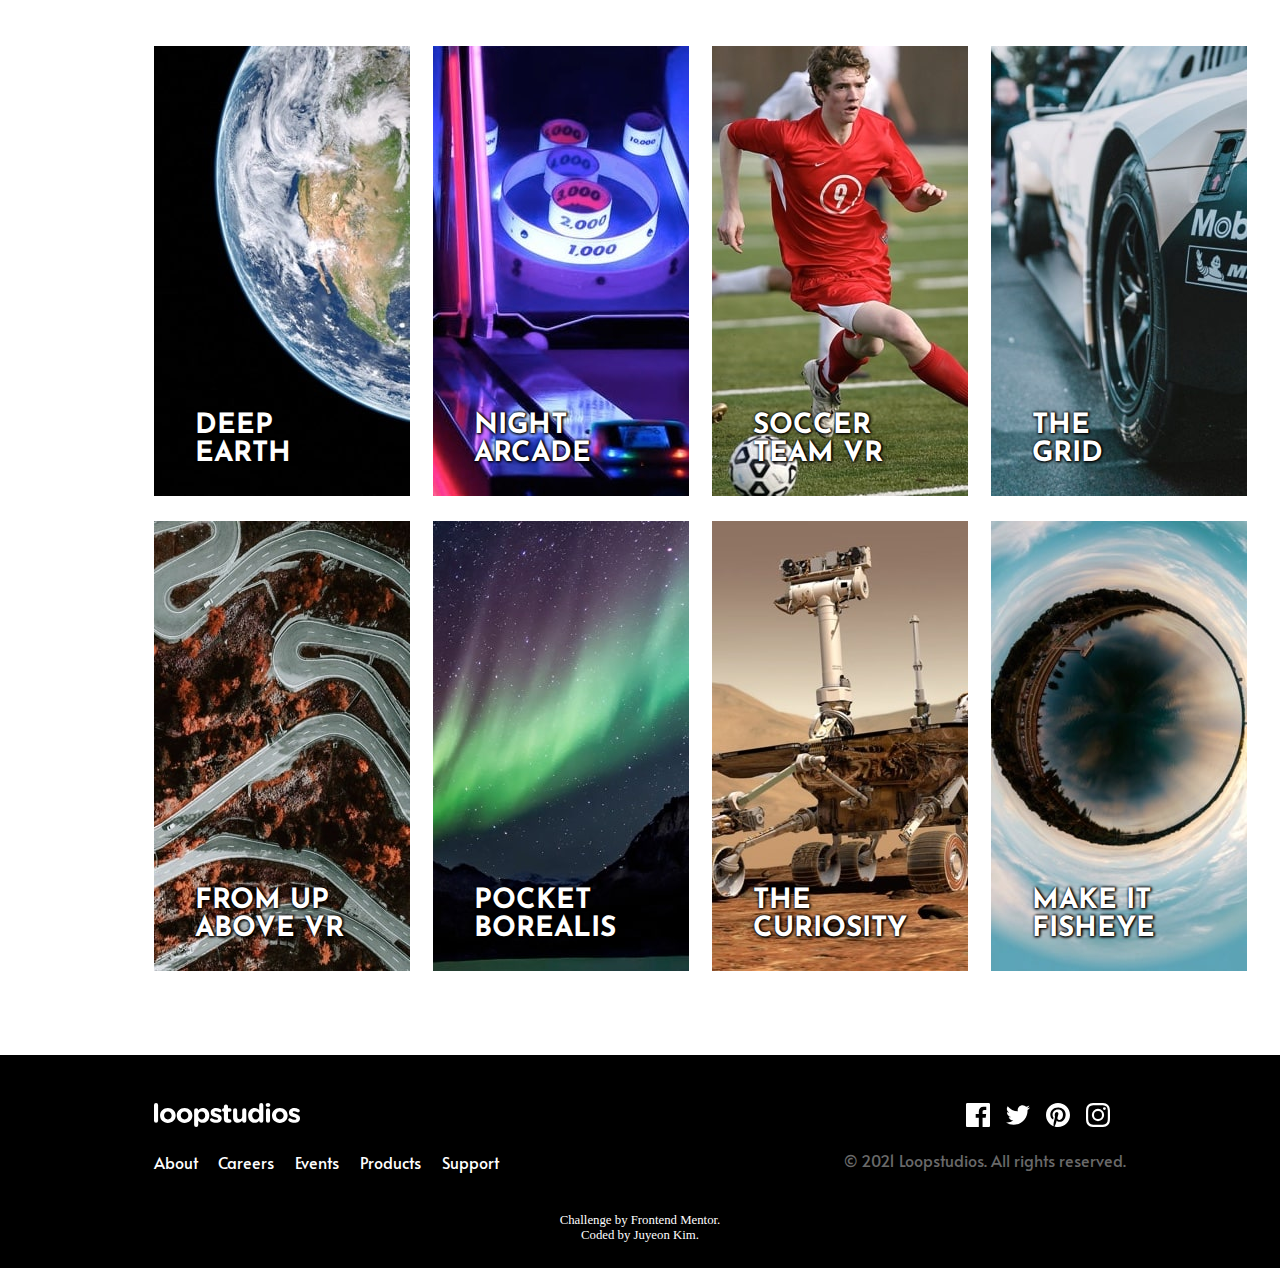
<file: junior-loopstudios-landing-page-main/index.html>
<!DOCTYPE html>
<html lang="en">
<head>
  <meta charset="UTF-8">
  <meta name="viewport" content="width=device-width, initial-scale=1.0"> <!-- displays site properly based on user's device -->
  <link rel="icon" type="image/png" sizes="32x32" href="./images/favicon-32x32.png">
  <title>Loopstudios landing page</title>
  <link rel="stylesheet" href="style.css">
  <script src="main.js" defer></script>
  <link rel="preconnect" href="https://fonts.gstatic.com">
  <link href="https://fonts.googleapis.com/css2?family=Alata&family=Josefin+Sans:wght@300&display=swap" rel="stylesheet">
  <link rel="stylesheet" href="https://pro.fontawesome.com/releases/v5.10.0/css/all.css" integrity="sha384-AYmEC3Yw5cVb3ZcuHtOA93w35dYTsvhLPVnYs9eStHfGJvOvKxVfELGroGkvsg+p" crossorigin="anonymous"/>
</head>
<body>
  <div class="top-bg">
    <nav>
      <div class="container nav-container">
        <div>
          <img id="nav-logo" src="./images/logo.svg" alt="logo">
        </div>
        <div class="dt-nav-menu">
          <a href="#" class="mb-menu">About</a>
          <a href="#" class="mb-menu">Careers</a>
          <a href="#" class="mb-menu">Events</a>
          <a href="#" class="mb-menu">Products</a>
          <a href="#" class="mb-menu">Support</a>
        </div>

        <img id="mb-nav-img" src="./images/icon-hamburger.svg" alt="hamburger">
        <div class="mb-nav-menu">
          <div class="for-flex container">
            <img class="nav-logo" src="./images/logo.svg" alt="logo">
            <img id="mb-nav-img-close" src="./images/icon-close.svg" alt="close">
          </div>
          <div class="mb-nav-menus container">
            <a href="#" class="mb-menu">About</a>
            <a href="#" class="mb-menu">Careers</a>
            <a href="#" class="mb-menu">Events</a>
            <a href="#" class="mb-menu">Products</a>
            <a href="#" class="mb-menu">Support</a>
          </div>

        </div>
      </div>
    </nav>

    <article>
      <div class="container hero-container">
        <h1 class="title hero-title">Immersive<br>experiences<br>that deliver</h1>
      </div>
    </article>
  </div>

  <article>
    <div class="container interactive-container">
      <img src="./images/desktop/image-interactive.jpg" class="for-desktop" alt="interactive">
      <img src="./images/mobile/image-interactive.jpg" class="for-mobile" alt="interactive">
      <div class="interactive-text">
        <h1 class="title">The leader in interactive VR</h1>
        <p>Founded in 2011, Loopstudios has been producing world-class virtual reality projects for some of the best companies around the globe. Our award-winning creations have transformed businesses through digital experiences that bind to their brand.</p>
      </div>
    </div>
  </article>

  <article>
    <div class="container cards-container">
      <div class="cards-top">
        <h1 class="title cards-title">Our creations</h1>
        <button class="for-desktop card-btn">See all</button>
      </div>
      <div class="cards">
        <div class="card">
          <img src="./images/desktop/image-deep-earth.jpg" class="for-desktop" alt="deep-earth">
          <img src="./images/mobile/image-deep-earth.jpg" class="for-mobile" alt="deep-earth">
          <h1 class="title">Deep<br>earth</h1>
        </div>
        <div class="card">
          <img src="./images/desktop/image-night-arcade.jpg" class="for-desktop" alt="night-arcade">
          <img src="./images/mobile/image-night-arcade.jpg" class="for-mobile" alt="night-arcade">
          <h1 class="title">Night<br>arcade</h1>
        </div>
        <div class="card">
          <img src="./images/desktop/image-soccer-team.jpg" class="for-desktop" alt="soccer-team">
          <img src="./images/mobile/image-soccer-team.jpg" class="for-mobile" alt="soccer-team">
          <h1 class="title">Soccer<br>team VR</h1>
        </div>
        <div class="card">
          <img src="./images/desktop/image-grid.jpg" class="for-desktop" alt="grid">
          <img src="./images/mobile/image-grid.jpg" class="for-mobile" alt="grid">
          <h1 class="title">The<br>grid</h1>
        </div>
        <div class="card">
          <img src="./images/desktop/image-from-above.jpg" class="for-desktop" alt="from-above">
          <img src="./images/mobile/image-from-above.jpg" class="for-mobile" alt="from-above">
          <h1 class="title">From up<br>above VR</h1>
        </div>
        <div class="card">
          <img src="./images/desktop/image-pocket-borealis.jpg" class="for-desktop" alt="pocket-borealis">
          <img src="./images/mobile/image-pocket-borealis.jpg" class="for-mobile" alt="pocket-borealis">
          <h1 class="title">Pocket<br>borealis</h1>
        </div>
        <div class="card">
          <img src="./images/desktop/image-curiosity.jpg" class="for-desktop" alt="curiosity">
          <img src="./images/mobile/image-curiosity.jpg" class="for-mobile" alt="curiosity">
          <h1 class="title">The<br>curiosity</h1>
        </div>
        <div class="card">
          <img src="./images/desktop/image-fisheye.jpg" class="for-desktop" alt="fisheye">
          <img src="./images/mobile/image-fisheye.jpg" class="for-mobile" alt="fisheye">
          <h1 class="title">Make it<br>fisheye</h1>
        </div>
      </div>
      <button class="for-mobile card-btn">See all</button>

    </div>
  </article>

  <footer>
    <div class="container footer-container">
      <div class="footer1">
        <img src="./images/logo.svg" alt="logo">
        <div class="dt-nav-menu">
          <a href="#" class="mb-menu">About</a>
          <a href="#" class="mb-menu">Careers</a>
          <a href="#" class="mb-menu">Events</a>
          <a href="#" class="mb-menu">Products</a>
          <a href="#" class="mb-menu">Support</a>
        </div>
      </div>
      <div class="footer2">
        <div class="dt-nav-menu">
          <a href="#" class="footer-img"><img src="./images/icon-facebook.svg" alt="facebook"></a>
          <a href="#" class="footer-img"><img src="./images/icon-twitter.svg" alt="twitter"></a>
          <a href="#" class="footer-img"><img src="./images/icon-pinterest.svg" alt="pinterest"></a>
          <a href="#" class="footer-img"><img src="./images/icon-instagram.svg" alt="instagram"></a>
        </div>

        <p>© 2021 Loopstudios. All rights reserved.</p>
      </div>
    </div>
    <p class="attribution container">Challenge by <a href="https://www.frontendmentor.io?ref=challenge" target="_blank">Frontend Mentor</a>.<br>Coded by Juyeon Kim.</p>
  </footer>
</body>
</html>
</file>
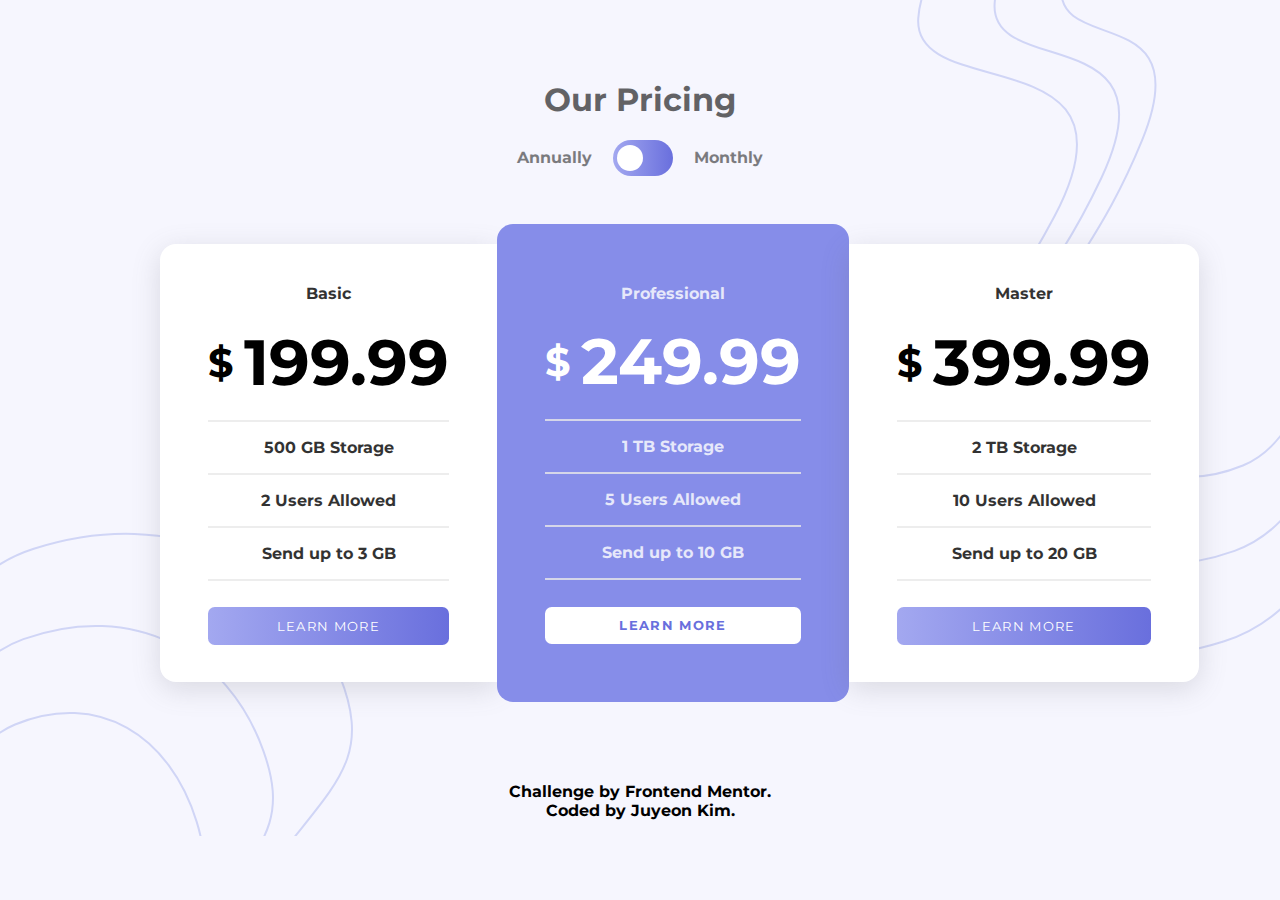
<file: junior-pricing-component-with-toggle/index.html>
<!DOCTYPE html>
<html lang="en">
<head>
  <meta charset="UTF-8">
  <meta name="viewport" content="width=device-width, initial-scale=1.0"> <!-- displays site properly based on user's device -->
  <link rel="icon" type="image/png" sizes="32x32" href="./images/favicon-32x32.png">
  <title>Pricing component with toggle</title>
  <link rel="stylesheet" href="style.css">
  <link rel="preconnect" href="https://fonts.gstatic.com">
  <link href="https://fonts.googleapis.com/css2?family=Montserrat:wght@700&display=swap" rel="stylesheet">
  <script src="main.js" defer></script>
</head>
<body style="margin: 0;">
  <div class="container">
    <section class="title-part">
      <h1 class="title">Our Pricing</h1>
      <div class="changer">
        <span class="sm-title">Annually</span>
        <label class="switch">
          <input type="checkbox" class="checkbox">
          <span class="slider round"></span>
        </label>
        <span class="sm-title">Monthly</span>
      </div>

    </section>

    <section class="cards">
      <article class="card white-card left-card">
        <p class="card-name">Basic</p>
        <h1 class="card-price basic-price"><span class="sm-dollar">$</span>199.99</h1>
        <hr>
        <p>500 GB Storage</p>
        <hr>
        <p>2 Users Allowed</p>
        <hr>
        <p>Send up to 3 GB</p>
        <hr>
        <button>Learn More</button>
      </article>
      <article class="card blue-card">
        <p class="card-name">Professional</p>
        <h1 class="card-price pro-price"><span class="sm-dollar">$</span>249.99</h1>
        <hr>
        <p>1 TB Storage</p>
        <hr>
        <p>5 Users Allowed</p>
        <hr>
        <p>Send up to 10 GB</p>
        <hr>
        <button>Learn More</button>
      </article>
      <article class="card white-card right-card">
        <p class="card-name">Master</p>
        <h1 class="card-price master-price"><span class="sm-dollar">$</span>399.99</h1>
        <hr>
        <p>2 TB Storage</p>
        <hr>
        <p>10 Users Allowed</p>
        <hr>
        <p>Send up to 20 GB</p>
        <hr>
        <button>Learn More</button>
      </article>
    </section>
  </div>


  <footer>
    <p>Challenge by <a href="https://www.frontendmentor.io?ref=challenge" target="_blank">Frontend Mentor</a>.<br>Coded by Juyeon Kim.</p>
  </footer>
</body>
</html>
</file>
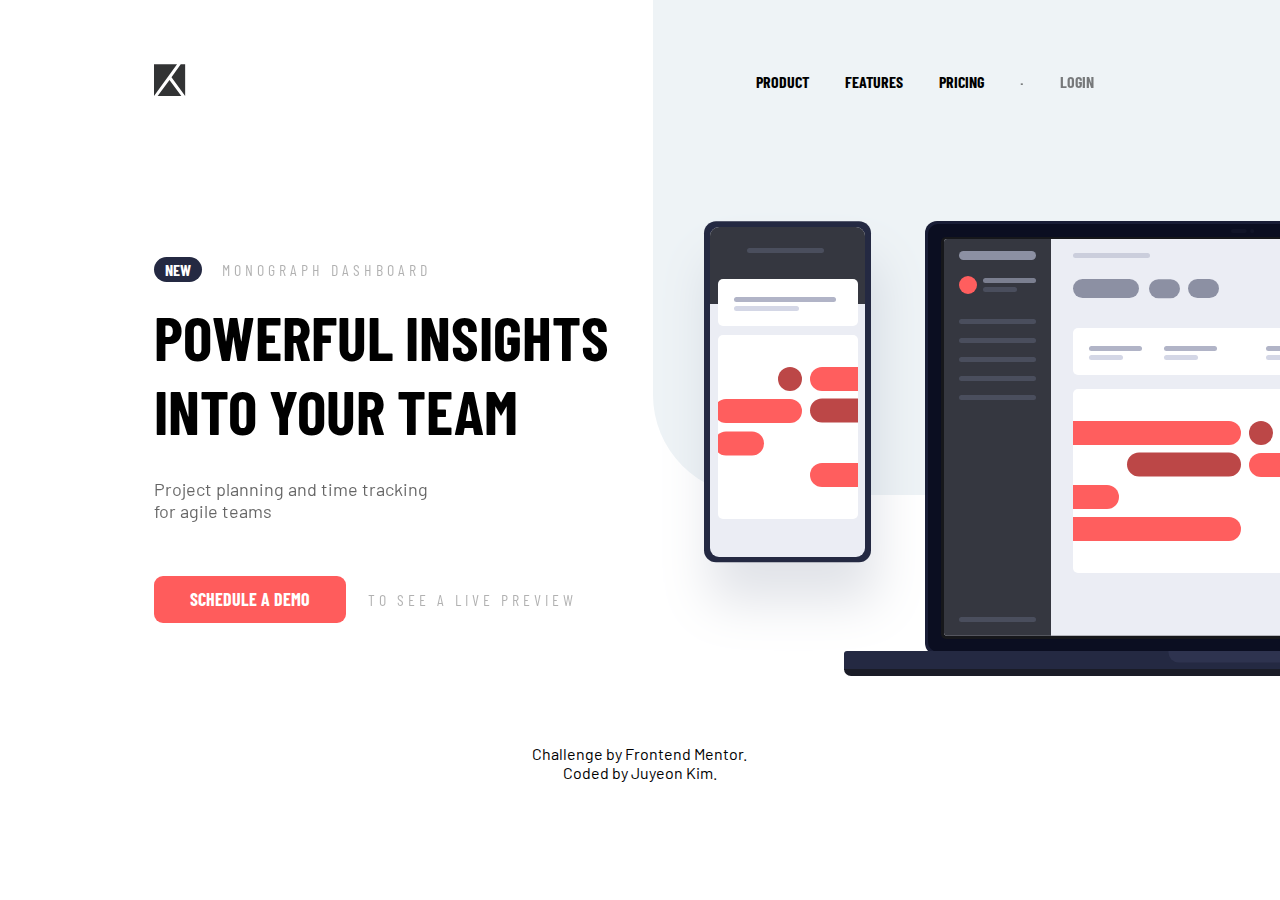
<file: junior-project-tracking-intro-component/index.html>
<!DOCTYPE html>
<html lang="en">
<head>
  <meta charset="UTF-8">
  <meta name="viewport" content="width=device-width, initial-scale=1.0"> <!-- displays site properly based on user's device -->
  <link rel="icon" type="image/png" sizes="32x32" href="./images/favicon-32x32.png">
  <title>Project tracking intro component</title>
  <link rel="stylesheet" href="style.css">
  <link rel="preconnect" href="https://fonts.gstatic.com">
  <link href="https://fonts.googleapis.com/css2?family=Barlow&family=Barlow+Condensed:wght@400;700&display=swap" rel="stylesheet">
  <script src="main.js" defer></script>
</head>
<body style="margin: 0;">

  <nav class="container nav-container">
    <div>
      <img src="./images/logo.svg" alt="logo">
    </div>
    <div class="dt-nav-menu">
      <a href="#" class="menu">Product</a>
      <a href="#" class="menu">Features</a>
      <a href="#" class="menu">Pricing</a>
      <span class="login">·</span>
      <a href="#" class="login">Login</a>
    </div>

    <img id="navImg" src="./images/icon-hamburger.svg" alt="mb-nav-btn">
    <div class="mb-nav-menu">
      <a href="#" class="menu">Product</a>
      <a href="#" class="menu">Features</a>
      <a href="#" class="menu">Pricing</a>
      <hr>
      <a href="#" class="login">Login</a>
    </div>
  </nav>

  <section class="container banner-container">
    <div class="banner-text">
      <span class="new">New</span>
      <span class="for-spacing">Monograph Dashboard</span>
      <h1>Powerful insights into your team</h1>
      <p>Project planning and time tracking<br>for agile teams</p>
      <button class="banner-btn">Schedule a demo</button>
      <span class="for-spacing more-spacing">to see a live preview</span>
    </div>
    <div class="banner-img">
      <img src="./images/illustration-devices.svg" alt="illustration">
    </div>
  </section>

  <footer class="container footer-container">
    <p class="attribution">Challenge by <a href="https://www.frontendmentor.io?ref=challenge" target="_blank">Frontend Mentor</a>.<br>Coded by Juyeon Kim.</p>
  </footer>

</body>
</html>
</file>
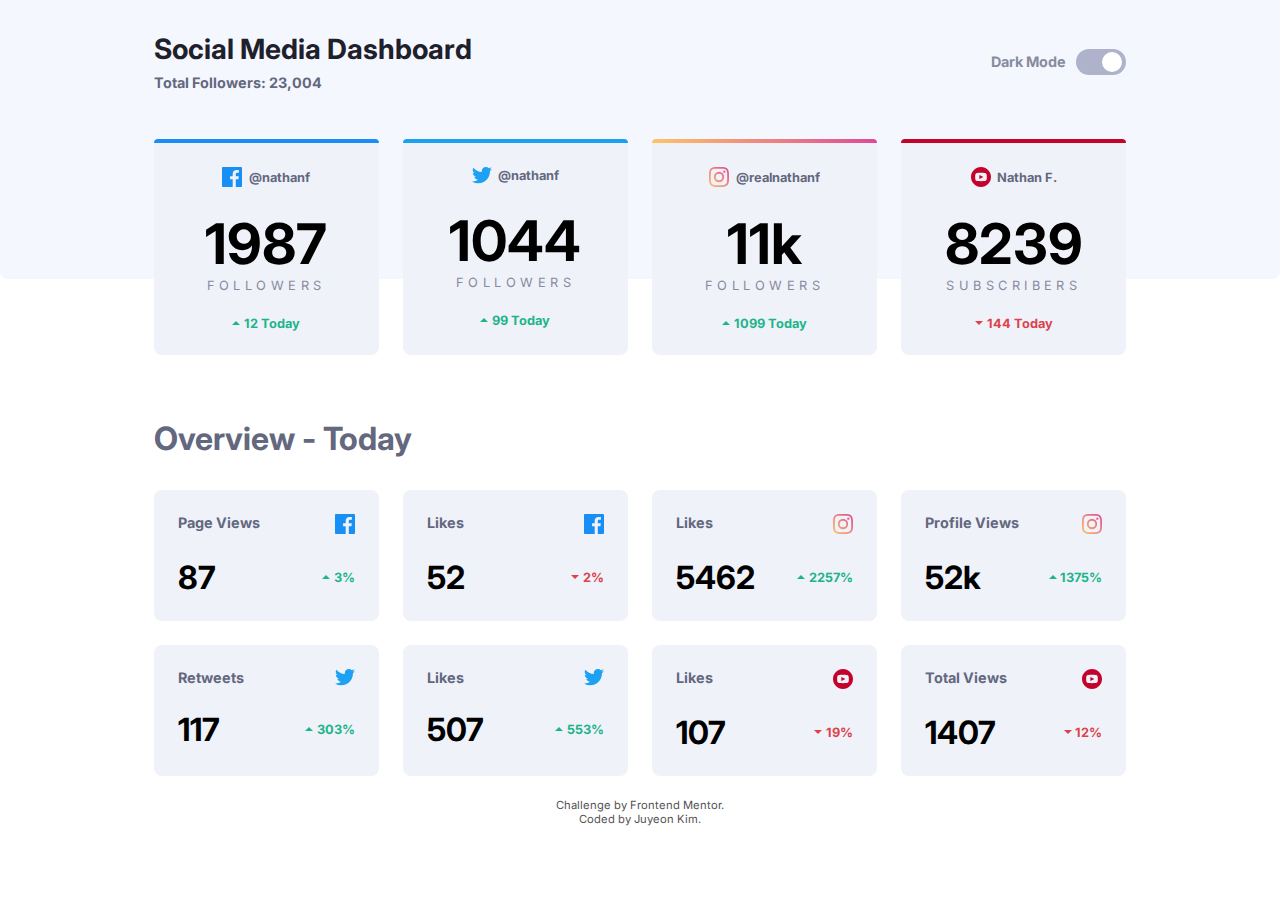
<file: junior-social-media-dashboard-with-theme-switcher/index.html>
<!DOCTYPE html>
<html lang="en">
<head>
  <meta charset="UTF-8">
  <meta name="viewport" content="width=device-width, initial-scale=1.0"> <!-- displays site properly based on user's device -->
  <link rel="icon" type="image/png" sizes="32x32" href="./images/favicon-32x32.png">
  <title>Theme Switcher</title>
  <link rel="preconnect" href="https://fonts.gstatic.com">
  <link href="https://fonts.googleapis.com/css2?family=Inter:wght@400;700&display=swap" rel="stylesheet">
  <link rel="stylesheet" href="style.css">
  <script src="main.js" defer></script>
</head>
<body class="bg">
  <div class="container">
    <div class="top-bg"></div>
    <section class="flex title-flex">
      <div>
        <h1 class="main-title">Social Media Dashboard</h1>
        <p class="sm-title gray-text">Total Followers: 23,004</p>
      </div>
      <hr class="mb">
      <div class="flex switch-flex">
        <p class="dark-text">Dark Mode</p>
        <label class="switch">

          <input type="checkbox" class="checkbox">
          <span class="slider round"></span>
        </label>
      </div>
    </section>

    <article class="grid follower-grid">
      <div class="follower-card">
        <div class="head facebook-head"></div>
        <div class="follower-padding">
          <div class="flex follower-flex">
            <img src="./images/icon-facebook.svg" alt="facebook">
            <p class="user-name gray-text">@nathanf</p>
          </div>
          <h1 class="follower-num">1987</h1>
          <p class="gray-text follower-upcase">Followers</p>
          <div class="flex flex-center">
            <img src="./images/icon-up.svg" alt="up">
            <span class="up-text">12 Today</span>
          </div>
        </div>
      </div>

      <div class="follower-card">
        <div class="head twitter-head"></div>
        <div class="follower-padding">
          <div class="flex follower-flex">
            <img src="./images/icon-twitter.svg" alt="twitter">
            <p class="user-name gray-text">@nathanf</p>
          </div>
          <h1 class="follower-num">1044</h1>
          <p class="gray-text follower-upcase">Followers</p>
          <div class="flex flex-center">
            <img src="./images/icon-up.svg" alt="up">
            <span class="up-text">99 Today</span>
          </div>
        </div>
      </div>

      <div class="follower-card">
        <div class="head instagram-head"></div>
        <div class="follower-padding">
          <div class="flex follower-flex">
            <img src="./images/icon-instagram.svg" alt="instagram">
            <p class="user-name gray-text">@realnathanf</p>
          </div>
          <h1 class="follower-num">11k</h1>
          <p class="gray-text follower-upcase">Followers</p>
          <div class="flex flex-center">
            <img src="./images/icon-up.svg" alt="up">
            <span class="up-text">1099 Today</span>
          </div>
        </div>
      </div>

      <div class="follower-card">
        <div class="head youtube-head"></div>
        <div class="follower-padding">
          <div class="flex follower-flex">
            <img src="./images/icon-youtube.svg" alt="youtube">
            <p class="user-name gray-text">Nathan F.</p>
          </div>
          <h1 class="follower-num">8239</h1>
          <p class="gray-text follower-upcase">Subscribers</p>
          <div class="flex flex-center">
            <img src="./images/icon-down.svg" alt="down">
            <span class="down-text">144 Today</span>
          </div>
        </div>
      </div>
    </article>

    <article>
      <h1 class="gray-text overview-text">Overview - Today</h1>
      <div class="grid overview-grid">
        <div class="overview-card">
          <div class="flex overview-flex">
            <p class="sm-title gray-text">Page Views</p>
            <img src="./images/icon-facebook.svg" alt="facebook">
          </div>
          <div class="flex overview-flex overview-margin">
            <h3 class="overview-num">87</h3>
            <div class="flex flex-center">
              <img src="./images/icon-up.svg" alt="up">
              <span class="up-text">3%</span>
            </div>
          </div>

        </div>
        <div class="overview-card">
          <div class="flex overview-flex">
            <p class="sm-title gray-text">Likes</p>
            <img src="./images/icon-facebook.svg" alt="facebook">
          </div>
          <div class="flex overview-flex overview-margin">
            <h3 class="overview-num">52</h3>
            <div class="flex flex-center">
              <img src="./images/icon-down.svg" alt="down">
              <span class="down-text">2%</span>
            </div>
          </div>
        </div>
        <div class="overview-card">
          <div class="flex overview-flex">
            <p class="sm-title gray-text">Likes</p>
            <img src="./images/icon-instagram.svg" alt="instagram">
          </div>
          <div class="flex overview-flex overview-margin">
            <h3 class="overview-num">5462</h3>
            <div class="flex flex-center">
              <img src="./images/icon-up.svg" alt="up">
              <span class="up-text">2257%</span>
            </div>
          </div>
        </div>
        <div class="overview-card">
          <div class="flex overview-flex">
            <p class="sm-title gray-text">Profile Views</p>
            <img src="./images/icon-instagram.svg" alt="instagram">
          </div>
          <div class="flex overview-flex overview-margin">
            <h3 class="overview-num">52k</h3>
            <div class="flex flex-center">
              <img src="./images/icon-up.svg" alt="up">
              <span class="up-text">1375%</span>
            </div>
          </div>
        </div>
        <div class="overview-card">
          <div class="flex overview-flex">
            <p class="sm-title gray-text">Retweets</p>
            <img src="./images/icon-twitter.svg" alt="twitter">
          </div>
          <div class="flex overview-flex overview-margin">
            <h3 class="overview-num">117</h3>
            <div class="flex flex-center">
              <img src="./images/icon-up.svg" alt="up">
              <span class="up-text">303%</span>
            </div>
          </div>
        </div>
        <div class="overview-card">
          <div class="flex overview-flex">
            <p class="sm-title gray-text">Likes</p>
            <img src="./images/icon-twitter.svg" alt="twitter">
          </div>
          <div class="flex overview-flex overview-margin">
            <h3 class="overview-num">507</h3>
            <div class="flex flex-center">
              <img src="./images/icon-up.svg" alt="up">
              <span class="up-text">553%</span>
            </div>
          </div>
        </div>
        <div class="overview-card">
          <div class="flex overview-flex">
            <p class="sm-title gray-text">Likes</p>
            <img src="./images/icon-youtube.svg" alt="youtube">
          </div>
          <div class="flex overview-flex overview-margin">
            <h3 class="overview-num">107</h3>
            <div class="flex flex-center">
              <img src="./images/icon-down.svg" alt="down">
              <span class="down-text">19%</span>
            </div>
          </div>
        </div>
        <div class="overview-card">
          <div class="flex overview-flex">
            <p class="sm-title gray-text">Total Views</p>
            <img src="./images/icon-youtube.svg" alt="youtube">
          </div>
          <div class="flex overview-flex overview-margin">
            <h3 class="overview-num">1407</h3>
            <div class="flex flex-center">
              <img src="./images/icon-down.svg" alt="down">
              <span class="down-text">12%</span>
            </div>
          </div>
        </div>
      </div>
    </article>

    <p class="attribution">
      Challenge by <a href="https://www.frontendmentor.io?ref=challenge" target="_blank">Frontend Mentor</a>.<br>Coded by Juyeon Kim.
    </p>
  </div>
</body>
</html>
</file>
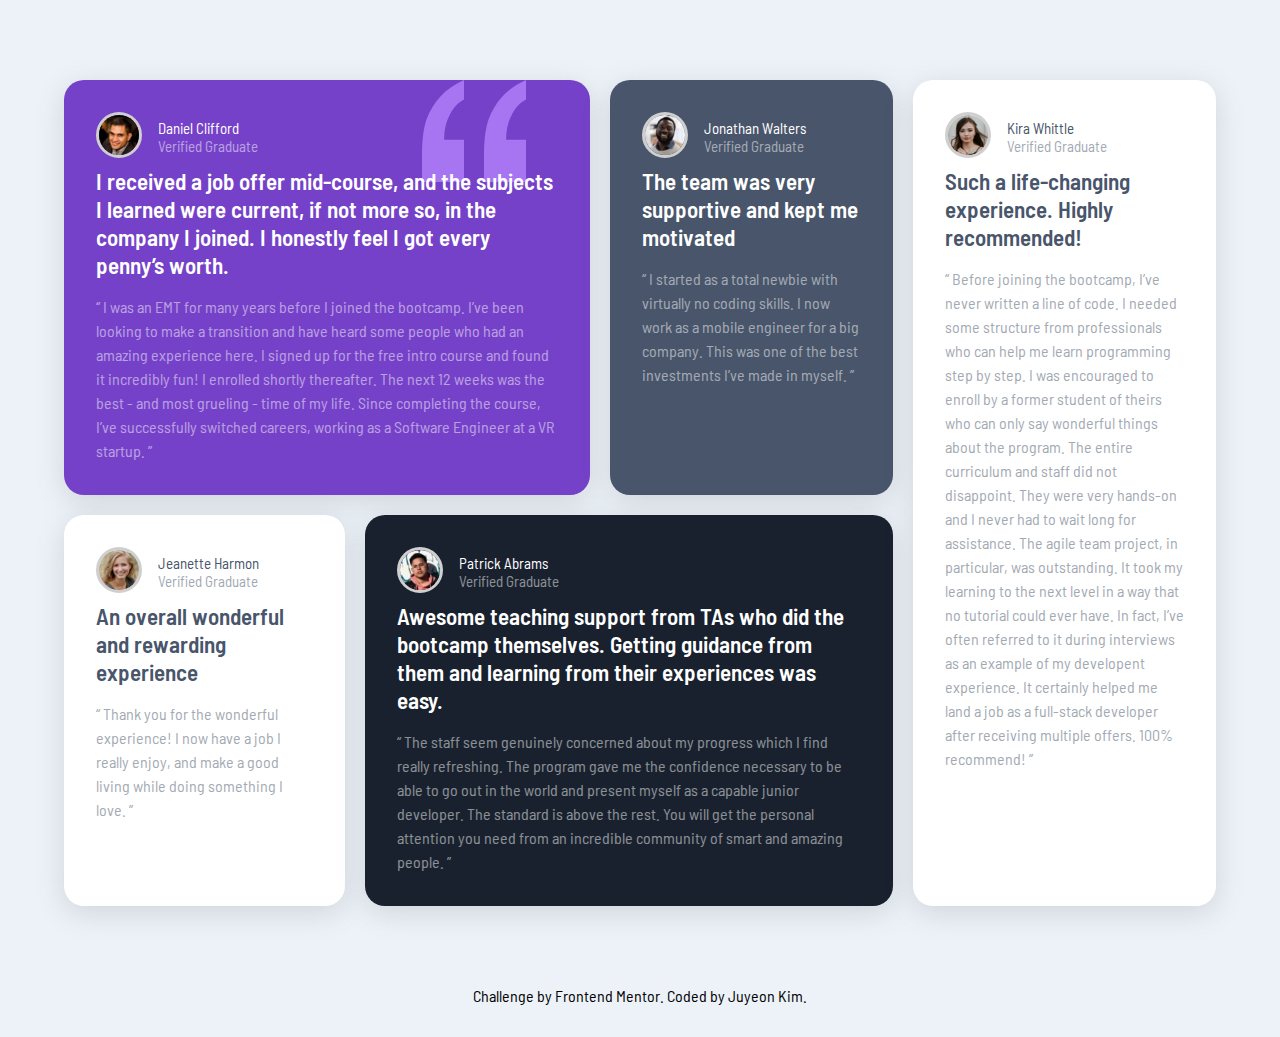
<file: junior-testimonials-grid-section/index.html>
<!DOCTYPE html>
<html lang="en">

<head>
  <meta charset="UTF-8">
  <meta name="viewport" content="width=device-width, initial-scale=1.0"> <!-- displays site properly based on user's device -->
  <link rel="icon" type="image/png" sizes="32x32" href="./images/favicon-32x32.png">
  <title>Testimonials Grid Section</title>
  <link rel="preconnect" href="https://fonts.gstatic.com">
  <link href="https://fonts.googleapis.com/css2?family=Barlow+Semi+Condensed:wght@500;600&display=swap" rel="stylesheet">
  <link rel="stylesheet" href="style.css">
</head>

<body>
  <div class="cards">
    <div class="card bg-dark card1">
      <div class="for-flex">
        <div>
          <img src="./images/image-daniel.jpg" alt="Daniel" class="avatar">
        </div>
        <div class="next-to-img">
          <p class="name">Daniel Clifford</p>
          <p class="sm-name">Verified Graduate</p>
        </div>
      </div>
      <p class="big-content">I received a job offer mid-course, and the subjects I learned were current, if not more so,
      in the company I joined. I honestly feel I got every penny’s worth.</p>
      <p class="sm-content">“ I was an EMT for many years before I joined the bootcamp. I’ve been looking to make a
      transition and have heard some people who had an amazing experience here. I signed up
      for the free intro course and found it incredibly fun! I enrolled shortly thereafter.
      The next 12 weeks was the best - and most grueling - time of my life. Since completing
      the course, I’ve successfully switched careers, working as a Software Engineer at a VR startup. ”</p>
    </div>
    <div class="card bg-dark">
      <div class="for-flex">
        <div>
          <img src="./images/image-jonathan.jpg" alt="Jonathan" class="avatar">
        </div>
        <div class="next-to-img">
          <p class="name">Jonathan Walters</p>
          <p class="sm-name">Verified Graduate</p>
        </div>
      </div>
      <p class="big-content">The team was very supportive and kept me motivated</p>
      <p class="sm-content">“ I started as a total newbie with virtually no coding skills. I now work as a mobile engineer
      for a big company. This was one of the best investments I’ve made in myself. ”</p>
    </div>
    <div class="card bg-white">
      <div class="for-flex">
        <div>
          <img src="./images/image-jeanette.jpg" alt="Jeanette" class="avatar">
        </div>
        <div class="next-to-img">
          <p class="name">Jeanette Harmon</p>
          <p class="sm-name">Verified Graduate</p>
        </div>
      </div>
      <p class="big-content">An overall wonderful and rewarding experience</p>
      <p class="sm-content">“ Thank you for the wonderful experience! I now have a job I really enjoy, and make a good living
      while doing something I love. ”</p>
    </div>
    <div class="card bg-dark">
      <div class="for-flex">
        <div>
          <img src="./images/image-patrick.jpg" alt="Patrick" class="avatar">
        </div>
        <div class="next-to-img">
          <p class="name">Patrick Abrams</p>
          <p class="sm-name">Verified Graduate</p>
        </div>
      </div>
      <p class="big-content">Awesome teaching support from TAs who did the bootcamp themselves. Getting guidance from them and
      learning from their experiences was easy.</p>
      <p class="sm-content">“ The staff seem genuinely concerned about my progress which I find really refreshing. The program
      gave me the confidence necessary to be able to go out in the world and present myself as a capable
      junior developer. The standard is above the rest. You will get the personal attention you need from
      an incredible community of smart and amazing people. ”</p>
    </div>
    <div class="card bg-white">
      <div class="for-flex">
        <div>
          <img src="./images/image-kira.jpg" alt="Kira" class="avatar">
        </div>
        <div class="next-to-img">
          <p class="name">Kira Whittle</p>
          <p class="sm-name">Verified Graduate</p>
        </div>
      </div>
      <p class="big-content">Such a life-changing experience. Highly recommended!</p>
      <p class="sm-content">“ Before joining the bootcamp, I’ve never written a line of code. I needed some structure from
      professionals who can help me learn programming step by step. I was encouraged to enroll by a former
      student of theirs who can only say wonderful things about the program. The entire curriculum and staff
      did not disappoint. They were very hands-on and I never had to wait long for assistance. The agile team
      project, in particular, was outstanding. It took my learning to the next level in a way that no tutorial
      could ever have. In fact, I’ve often referred to it during interviews as an example of my developent
      experience. It certainly helped me land a job as a full-stack developer after receiving multiple offers.
      100% recommend! ”</p>
    </div>
  </div>

  <div class="attribution">
    Challenge by <a href="https://www.frontendmentor.io?ref=challenge" target="_blank">Frontend Mentor</a>.
    Coded by Juyeon Kim.
  </div>
</body>
</html>
</file>
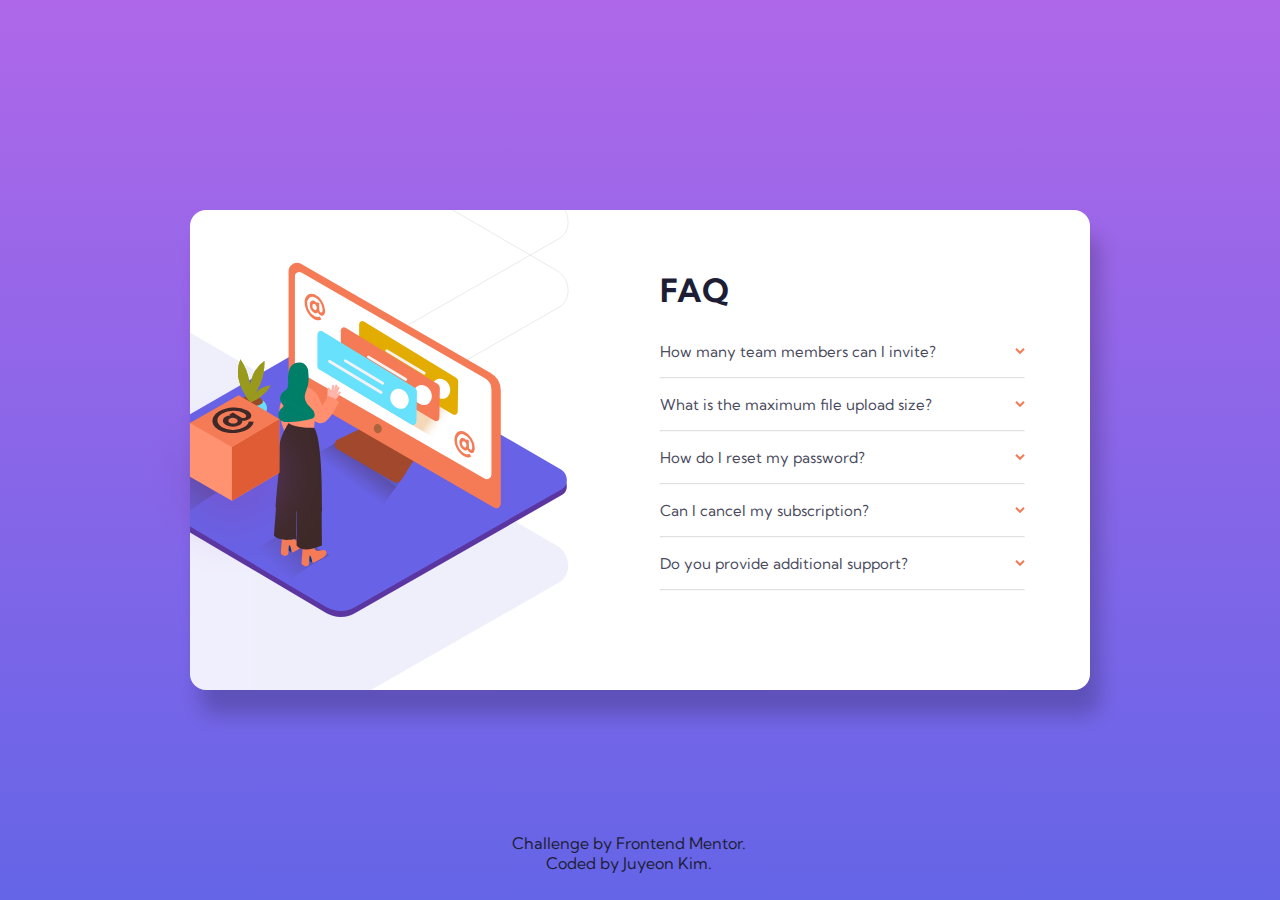
<file: newbie-faq-accordion-card-main/index.html>
<!DOCTYPE html>
<html lang="en">
<head>
  <meta charset="UTF-8">
  <meta name="viewport" content="width=device-width, initial-scale=1.0"> <!-- displays site properly based on user's device -->
  <link rel="icon" type="image/png" sizes="32x32" href="./images/favicon-32x32.png">
  <title>FAQ Accordion Card</title>
  <link rel="preconnect" href="https://fonts.gstatic.com">
  <link href="https://fonts.googleapis.com/css2?family=Kumbh+Sans:wght@400;700&display=swap" rel="stylesheet">
  <link rel="stylesheet" href="style.css">
  <script src="main.js" defer></script>
</head>
<body>
  <div class="container-box">
    <img src="./images/illustration-box-desktop.svg" alt="box" class="illustration-box-desktop">
  </div>

  <div class="container">
    <img class="illustration-woman-desktop" src="images/illustration-woman-online-desktop.svg">
    <img class="bg-pattern-desktop" src="./images/bg-pattern-desktop.svg">

    <div class="text">
      <h1 class="title">FAQ</h1>
      <section>
        <div class="question">
          <p>How many team members can I invite?</p>
          <img src="./images/icon-arrow-down.svg" alt="down" class="arrow">
        </div>
        <div class="answer">
          <p>You can invite up to 2 additional users on the Free plan. There is no limit on team members for the Premium plan.</p>
        </div>
        <hr>

        <div class="question">
          <p>What is the maximum file upload size?</p>
          <img src="./images/icon-arrow-down.svg" alt="down" class="arrow">
        </div>
        <div class="answer">
          <p>No more than 2GB. All files in your account must fit your allotted storage space.</p>
        </div>
        <hr>

        <div class="question">
          <p>How do I reset my password?</p>
          <img src="./images/icon-arrow-down.svg" alt="down" class="arrow">
        </div>
        <div class="answer">
          <p>Click “Forgot password” from the login page or “Change password” from your profile page. A reset link will be emailed to you.</p>
        </div>
        <hr>

        <div class="question">
          <p>Can I cancel my subscription?</p>
          <img src="./images/icon-arrow-down.svg" alt="down" class="arrow">
        </div>
        <div class="answer">
          <p>Yes! Send us a message and we’ll process your request no questions asked.</p>
        </div>
        <hr>

        <div class="question">
          <p>Do you provide additional support?</p>
          <img src="./images/icon-arrow-down.svg" alt="down" class="arrow">
        </div>
        <div class="answer">
          <p>Chat and email support is available 24/7. Phone lines are open during normal business hours.</p>
        </div>
        <hr>
      </section>
    </div>
  </div>

  <div class="attribution">
    Challenge by <a href="https://www.frontendmentor.io?ref=challenge" target="_blank">Frontend Mentor</a>.<br>Coded by Juyeon Kim.
  </div>
</body>
</html>
</file>
<file: junior-clipboard-landing-page/style.css>
* {
  font-family: 'Bai Jamjuree', sans-serif;
  text-decoration: none;
  color: black;
}
body {
  margin: 0;
}
.header {
  background-image: url('./images/bg-header-desktop.png');
  background-repeat: no-repeat;
  padding-top: 7em;
  text-align: center;
}
.container {
  width: 740px;
  margin: auto;
  text-align: center;
}
.header-title {
  font-size: 45px;
}
.header-content {
  opacity: 40%;
  font-size: 21px;
  margin: 1em auto 2em auto;
}
.btn {
  padding: 1em 2em;
  color: white;
  font-size: 18px;
  border-radius: 2em;
  font-weight: bold;
  border: none;
  margin-bottom: 6em;
}
.btn-green {
  margin-right: 0.5em;
  background-color: hsl(171, 66%, 44%);
  box-shadow: hsl(171, 66%, 44%) 2.4px 2.4px 3.2px;
}
.btn-green:hover {
  background-color: hsl(171deg 66% 55%);
}
.btn-blue {
  background-color: hsl(233, 100%, 69%);
  box-shadow: hsl(233, 100%, 69%) 2.4px 2.4px 3.2px;
}
.btn-blue:hover {
  background-color: hsl(233deg 100% 75%);
}
.box {
  margin-top: 5em;
  margin-bottom: 10em;
}
.box .header-title {
  font-size: 35px;
}
.box .header-content {
  font-size: 19px;
  margin-bottom: 5em;
}
.for-flex {
  display: flex;
}
.computer {
  position: relative;
  left: -30px;
}
.text {
  padding: 2em 4em;
  width: 350px;
}
.text-title {
  font-weight: bold;
  font-size: 25px;
  opacity: 80%;
  margin-bottom: 0.5em;
}
.text-content {
  font-weight: bold;
  font-size: 16px;
  opacity: 30%;
  margin-bottom: 4em;
}
.main2 {
  margin-bottom: 5em;
}
.devices {
  display: block;
  margin-left: auto;
  margin-right: auto;
  width: 65%;
}
.items {
  margin-left: auto;
  margin-right: auto;
  width: 75%;
  display: grid;
  grid-template-columns: 1fr 1fr 1fr;
  text-align: center;
  grid-column-gap: 20px;
}
.item .title {
  font-weight: bold;
  font-size: 23px;
  opacity: 60%;
}
.item .content {
  opacity: 50%;
  line-height: 30px;
}
.item svg {
  width: 50px;
  height: 45px;
}
.logos {
  display: flex;
  justify-content: space-between;
  margin-left: auto;
  margin-right: auto;
  width: 75%;
  margin-bottom: 10em;
}
footer {
  background-color: hsl(0deg 0% 94%);
  margin-left: auto;
  margin-right: auto;
  padding: 2em 0;
}
footer .for-flex {
  width: 75%;
  margin-left: auto;
  margin-right: auto;
  justify-content: space-between;
  align-items: center;
  margin-bottom: 1em;
}
.footer2 {
  width: 50%;
  font-size: 20px;
  opacity: 50%;
  display: grid;
  grid-template-columns: repeat(3, 1fr);
}
.footer2 a {
  margin: 0 50px 20px 0;
}
.footer2 a:hover {
  color: hsl(171, 66%, 44%);
}
.footer3 a {
  margin-right: 1em;
}
.footer3 a:hover {
  color: hsl(171, 66%, 44%);
}
.last-sentence {
  text-align: center;
  margin: 0;
}
.sm-logo {
  width: 40%;
  height: 40%;
}
@media screen and (max-width: 800px){
  .header {
    background-image: url('./images/bg-header-mobile.png');
    background-size: cover;
  }
  .container {
    width: 90%;
    margin: 0 auto;
  }
  .header-title {
    font-size: 33px;
  }
  .header-content {
    font-size: 18px;
    margin: 1em auto 2em auto;
  }
  .btn {
    width: 100%;
    margin: 1em auto;
  }
  .text {
    margin: 3em auto;
    padding: 0;
    width: 80%;
    text-align: center;

  }
  .for-flex {
    display: flex;
    flex-direction: column;
  }
  .computer {
    width: 90%;
    left: 20px;
  }
  .items {
    display: flex;
    flex-direction: column;
  }
  .item {
    margin-bottom: 3em;
  }
  .logos {
    flex-direction: column;
    width: 40%;
    margin: 3em auto;
  }
  .logos img {
    margin-bottom: 4em;
  }
  .footer2 {
    margin: 1em auto;
    flex-direction: column;
    text-align: center;
    display: flex;
  }
  .footer2 a {
    margin: 1em 0;
  }
  .footer2 p {
    margin: 0 0 1em 0;
  }
  .footer3 {
    display: flex;
    justify-content: space-between;
  }
  .last-sentence {
    margin-top: 3em;
  }
  .footer1 {
    text-align: center;
  }
}
</file>
<file: junior-fylo-dark-theme-landing-page/style.css>
* {
/* font-family: 'Open Sans', sans-serif;*/
 margin: 0;
 text-decoration: none;
}
body {
  background-repeat: no-repeat;
  background-position: 0 27%;
  background-image: url('./images/bg-curvy-desktop.svg'), linear-gradient(180deg, hsl(217, 28%, 15%) 1290px, hsl(218, 28%, 13%) 41px);
}
.container {
  width: 90%;
  margin: 0 auto;
}
.navbar {
  margin-top: 3em;
  background-color: hsl(217, 28%, 15%);
}
.navbar-flex {
  display: flex;
  justify-content: space-between;
  align-items: center;
}
.menus a {
  color: white;
  margin-right: 2em;
  font-family: 'Raleway', sans-serif;
  opacity: 0.7;
}
.menus a:hover {
  opacity: 1;
  text-decoration: underline;
  font-weight: bold;
}
.banner {
  width: 55%;
  margin: 0 auto;
  text-align: center;
  font-family: 'Raleway', sans-serif;
}
.banner img {
  margin-top: 5em ;
  margin-bottom: 2em;
}
.banner-title {
  color: white;
  font-size: 40px;
  margin: 1em;
}
.for-margin {
  width: 80%;
  margin: 0 auto;
}
.banner-text {
  color: white;
  font-size: 21px;
  opacity: 0.7;
}
.btn {
  border: none;
  border-radius: 3em;
  background: linear-gradient(to right, hsl(176, 68%, 64%), hsl(198, 60%, 50%));
  margin: 2em;
  font-family: 'Raleway', sans-serif;
  padding: 1em 4em;
  font-size: 18px;
  color: white;
  font-weight: bold;
}
.btn:hover {
  background: hsl(176deg 67% 73%);
}
.main1 {
  width: 60%;
  text-align: center;
  margin: 10em auto 0 auto;
  display: grid;
  grid-gap: 5em;
  grid-template-columns: 1fr 1fr;
  color: white;
}
.card {
  text-align: center;
}
.card-title {
  font-family: 'Raleway', sans-serif;
  margin: 1em;
  font-size: 18px;
}
.card-text {
  font-family: 'Open Sans', sans-serif;
  opacity: 0.8;
  font-size: 15px;
}
.main2 {
  width: 80%;
  margin: 8em auto;
  display: grid;
  grid-template-columns: 1fr 1fr;
  grid-column-gap: 3em;
  color: white;
}
.main2-text {
  margin: 8em 0;
  display: flex;
  flex-direction: column;
  justify-content: space-between;
}
.main2-text a{
  color: hsl(176, 68%, 64%);
  font-size: 18px;
  text-decoration: underline;
  text-underline-position: under;
}
.main2-text a:hover {
  color: white;
}
.main2-title {
  font-family: 'Raleway', sans-serif;
  font-size: 40px;
  margin-bottom: 0.7em;
}
.main2-p {
  font-family: 'Open Sans', sans-serif;
  opacity: 0.7;
  margin-bottom: 1em;
}
.main3 {
  width: 80%;
  margin: 0 auto 10em auto;
  display: grid;
  grid-template-columns: 1fr 1fr 1fr;
  grid-column-gap: 3em;
}
.box {
  background-color: hsl(219, 30%, 18%);
  z-index: 1;
  padding: 2em;
  color: white;
  box-shadow: hsl(217, 28%, 15%) 5px 5px;
}
.box .text {
  opacity: 0.7;
  font-size: 15px;
  font-family: 'Open Sans', sans-serif;
  margin-bottom: 1em;
}
.quotes {
  z-index: auto;
  position: relative;
  left: 135px;
  top: 18px;
}
.user {
  display: flex;
}
.user-img img {
  width: 25px;
  height: 25px;
  border-radius: 50%;
  margin-right: 1em;
}
.user-title {
  font-size: 13px;
  font-weight: bold;
}
.user-content {
  font-size: 10px;
  opacity: 0.7;
}
.main4 {
  width: 60%;
  margin: 0 auto;
  background-color: hsl(217, 28%, 15%);
  padding: 1em;
  text-align: center;
  display: flex;
  flex-direction: column;
  align-items: center;
  border-radius: 1em;
  box-shadow: rgba(0, 0, 0, 0.3) 0px 19px 38px, rgba(0, 0, 0, 0.22) 0px 15px 12px;
  position: relative;
  top: 120px;
}
.main4-text {
  width: 80%;
}
h1.banner-title.sm-title {
  margin: 0.6em;
}
.sm-title {
  font-size: 33px;
}
.sm-text {
  font-size: 17px;
}
.sm-btn {
  display: inline-block;
  background: linear-gradient(to right, hsl(176, 68%, 64%), hsl(198, 60%, 50%));
  padding: 1rem;
  font-family: "Raleway", sans-serif;
  font-weight: 700;
  font-size: .8rem;
  color: white;
  border-radius: 2rem;
  width: 80%;
  cursor: pointer;
  border: none;
}
.field {
  width: 80%;
}
.field input {
  width: 100%;
  padding: 1rem 2rem;
  border-radius: 2rem;
  font-family: "Open Sans", sans-serif;
  border: none;
}
.error {
  display: block;
  color: #ff4242;
  margin: 0.5em 0 0 0;
  font-weight: 700;
  text-align: left;
  padding-left: 2rem;
  font-size: .8rem;
}
.valid {
  display: block;
  color: #06ff06;
  margin: 0.5em 0 0 0;
  font-weight: 700;
  text-align: left;
  padding-left: 2rem;
  font-size: .8rem;
}
.email-form {
  display: grid;
  grid-template-columns: 2fr 1fr;
  width: 90%;
  margin: 1em auto;
  grid-gap: 1rem;
  padding-top: 1rem;
}
footer {
  background-color: hsl(216, 53%, 9%);
  padding-top: 12em ;
  padding-bottom: 3em;
}
.footer-container {
  width: 80%;
  margin: 0 auto;
  color: white;
}
.footer-flex {
  display: flex;
  margin-top: 2em;
}
.footer1 {
  width: 30%;
  display: grid;
  grid-template-columns: 10% 80%;
  opacity: 0.8;
}
.footer2 {
  width: 25%;
  display: grid;
  grid-template-columns: 10% 80%;
  opacity: 0.8;
}
.footer3 {
  display: grid;
  grid-template-columns: 1fr 1fr;
  width: 30%;
}
.footer3 a {
  color: white;
  margin-bottom: 1em;
  opacity: 0.8;
}
.footer3-column {
  display: flex;
  flex-direction: column;
}
.footer4 i {
  color: white;
  border: 1px solid white;
  width: 13px;
  height: 13px;
  text-align: center;
  align-items: center;
  padding: 0.5em;
  margin-right: 5px;
  border-radius: 50%;
}
.attribution {
  opacity: 0.8;
  text-align: right;
}
.attribution a {
  color: white;
}
.footer4 i:hover {
  color: hsl(176, 68%, 64%);
  border: 1px solid hsl(176, 68%, 64%);
}
@media screen and (max-width: 800px){
  body {
    background: hsl(218, 28%, 13%);
  }
  .menus {
    width: 100%;
    text-align: right;
  }
  .menus a {
    margin-right: 0.5em;
  }
  .logo img {
    width: 80%;
  }
  .banner {
    width: 95%;
  }
  .navbar {
    background: hsl(218, 28%, 13%);
  }
  .banner img {
    width: 90%;
  }
  .banner-title {
    font-size: 24px;
    line-height: 40px;
  }
  .banner-text {
    font-size: 14px;
    line-height: 28px;
  }
  .main1 {
    width: 85%;
    grid-template-columns: 1fr;
  }
  .card-title {
    font-size: 21px;
  }
  .card-text {
    font-size: 15px;
  }
  .main2 {
    grid-template-columns: 1fr;
    text-align: center;
    width: 90%;
    margin-bottom: 2em;
  }
  .weird-img {
    width: 100%;
  }
  .main2-title {
    font-family: 'Raleway', sans-serif;
    font-size: 20px;
    margin-bottom: 0.7em;
  }
  .main2-p {
    font-size: 14.5px;
    text-align: left;
  }
  .main2-text a{
    text-align: left;
    font-size: 15px;
  }
  .text p {
    font-size: 10px;
  }
  .main3 {
    width: 80%;
    grid-template-columns: 1fr;
    grid-row-gap: 3em;
    margin-bottom: 0;
  }
  .quotes {
    left: 35px;
    top: 18px;
  }
  .main4 {
    width: 85%;
    padding: 3em 0 2em 0;
  }
  .sm-title {
    font-size: 27px;
  }
  .sm-text {
    font-size: 19px;
  }
  .for-flex {
    display: flex;
    flex-direction: column;
    justify-content: center;
    align-items: center;
    margin: 1em;

  }
  .main4{
    top: 180px;
  }
  .sm-btn {
    width: 100%;
    font-size: 15px;
    padding: 1em;
    height: 100%;
    margin: 0;
  }
  .email-form {
    display: grid;
    grid-template-columns: 100%;
    width: 90%;
    margin: 1em auto;
    grid-gap: 1rem;
    padding-top: 1rem;
  }
  .main4-text h1 {
    font-size: 22px;
  }
  .main4-text p {
    font-size: 14px;
  }
  .p.banner-title.sm-title {
    margin-bottom: 1em;
  }
  footer {
    padding-top: 15em ;
    padding-bottom: 3em;
  }
  .footer-flex {
    flex-direction: column;
  }
  .footer1, .footer2, .footer3, .footer4 {
    width: 95%;
    margin: 0 auto;
  }
  .footer1 {
    margin-bottom: 2em;
  }
  .footer2 img {
    margin-bottom: 2em;
  }
  .footer2 {
    margin-bottom: 3em;
  }
  .footer3 {
    grid-template-columns: 1fr;
    grid-row-gap: 2em;
    margin-bottom: 3em;
  }
  .icons {
    text-align: center;
    margin-bottom: 3em;
  }
  .attribution {
    text-align: center;
  }
}
</file>
<file: junior-fylo-data-storage-component/style.css>
* {
  font-family: 'Raleway', sans-serif;
  font-size: 14px;
}
body {
  background-color: hsl(229, 57%, 11%);
  background-image: url('./images/bg-desktop.png');
  background-repeat: no-repeat;
  min-height: 100vh;
  background-position: 50% 75%;
}
p {
  margin: 0;
}
.container {
  width: 70%;
  height: 500px;
  margin: auto auto;
  color: white;
  display: flex;
  align-items: flex-end;
}
.left {
  background-color: hsl(228, 56%, 26%);
  padding: 2.5em;
  border-radius: 1em 7em 1em 1em;
  width: 300px;
}
.svgs svg {
  margin: 2em 1em 0 0;
  height: 23px;
  width: 23px;
  background-color: hsl(229, 57%, 11%);
  padding: 0.8em;
  border-radius: 0.5em;
}
.right {
  background-color: hsl(228, 56%, 26%);
  padding: 2em;
  border-radius: 1em;
  width: 450px;
  margin-left: 30px;
  height: 80px;
  color: hsl(243, 100%, 93%);
}
.progress-bar {
  width: 100%;
  background-color: hsl(229, 57%, 11%);
  padding: 3px;
  border-radius: 1em;
  margin-top: 1em;
  box-shadow: inset 0 1px 3px rgba(0, 0, 0, .2);
}
.progress-bar-fill {
  display: block;
  height: 15px;
  background: linear-gradient(to right, hsl(6, 100%, 80%), hsl(335, 100%, 65%));
  border-radius: 1em;
  transition: width 500ms ease-in-out;
}
.storage-number {
  color: hsl(229, 57%, 11%);
  font-size: 35px;
  font-weight: 700;
  margin-right: 5px;
}
.storage-letter {
  color: grey;
  font-size: 17px;
  font-weight: 700;
}
.arrow_box {
  position: relative;
  left: 275px;
  top: -75px;
  background: white;
  border-radius: .6em;
  padding: 1em;
  display: flex;
  align-items: center;
  justify-content: center;
  width: 150px;
}

.arrow_box:after {
  content: '';
  position: absolute;
  bottom: 0;
  left: 50%;
  width: 0;
  height: 0;
  border: 35px solid transparent;
  border-top-color: white;
  border-bottom: 0;
  border-right: 0;
  margin-left: 54px;
  margin-bottom: -28px;
}
.progress-bar-title {
  display: flex;
  justify-content: space-between;
}
.dot {
  width: 10px;
  height: 10px;
  background: white;
  border-radius: 5px;
  border: 1px solid white;
  position: relative;
  left: 352px;
  top: 1px;
}
.attribution {
  text-align: center;
  margin-top: 20em;
  color: hsl(243, 100%, 93%);
}
.attribution a {
  text-decoration: none;
  color: hsl(243, 100%, 93%);
}
.position {
  position: relative;
  top: -55px;
}
@media screen and (max-width: 800px){
  body {
    background-image: url('./images/bg-mobile.png');
    background-size: cover;
    margin: 0 2em;
  }
  .container {
    width: 100%;
    display: flex;
    flex-direction: column;
    padding: 15em 0;
    margin: 0 auto;
  }
  .left {
    margin-bottom: 2em;
    width: 250px;
  }
  .right {
    width: 260px;
    height: 100px;
    margin-left: 0;
  }
  .dot {
    left: 198px;
  }
  .arrow_box {
    left: 40px;
    top: 90px;
  }
  .arrow_box:after {
    display: none;
  }
  .attribution {
    margin-top: 0;
  }
  p {
    text-align: center;
  }
}
</file>
<file: junior-fylo-landing-page-with-two-column-layout/style.css>
:root {
  --dark-blue: hsl(243, 87%, 12%);
  --desaturated-blue: hsl(238, 22%, 44%);
  --bright-blue: hsl(224, 93%, 58%);
  --moderate-cyan: hsl(170, 45%, 43%);
  --grayish-blue: hsl(218, 28%, 13%);
  --light-gray: hsl(0, 0%, 75%);

  --body-font: 'Open Sans', sans-serif;
  --special-font: 'Raleway', sans-serif;
}
* {
  margin: 0;
  padding: 0;
}
body {
  background-image: url('./images/bg-curve-desktop.svg');
  background-repeat: no-repeat;
  background-position: center 43%;
}
.container {
  width: 90%;
  margin: 0 auto;
}
.navbar {
  display: flex;
  justify-content: space-between;
  align-items: center;
  margin-bottom: 5em;
  margin-top: 3em;
}
.navbar a {
  color: black;
  opacity: 0.6;
  text-decoration: none;
  margin-right: 1em;
  font-size: 20px;
}
.banner {
  display: grid;
  grid-template-columns: 1fr 1fr;
  grid-column-gap: 3%;
  margin-bottom: 15em;
}
.main {
  background-color: #f8f8fd;
}
.main-container {
  display: grid;
  grid-template-columns: 1fr 1fr;
  grid-column-gap: 3%;
  padding-bottom: 8em;
}
.main img {
  width: 100%;
}
.banner img {
  width: 100%;
}
.banner-text {
  display: flex;
  flex-direction: column;
  justify-content: center;
}
.banner-text h1 {
  font-size: 38px;
  font-family: var(--special-font);
  line-height: 1.5em;
  margin-bottom: 0.5em;
}
.banner-text p {
  font-size: 21px;
  opacity: 0.8;
  margin-bottom: 1em;
}
.banner-inputbox {
  display: grid;
  grid-template-columns: 2fr 1fr;
  width: 100%;
  margin: 1em auto;
  grid-gap: 1rem;
  padding-top: 1rem;
}
.banner-input {
  width: 80%;
}
.banner-input input {
  width: 100%;
  padding: 1rem;
  border-radius: 0.5rem;
  font-family: "Open Sans", sans-serif;
  border: 1px solid black;
}
.banner-btn button{
  display: inline-block;
  background-color: var(--bright-blue);
  padding: 1.2rem 1em;
  font-family: var(--special-font);
  font-weight: 700;
  font-size: .8rem;
  color: white;
  border-radius: 0.5rem;
  width: 80%;
  cursor: pointer;
  border: none;
}
.result-text.error {
  display: block;
  color: #ff4242;
  margin: 0.5em 0 0 0;
  text-align: left;
  padding-left: 1rem;
  font-size: 16px;
}
.result-text-last.error {
  display: block;
  color: white;
  margin: 0.3em 0;
  text-align: left;
  font-size: 16px;
}
.result-text.valid {
  display: block;
  color: #06ff06;
  margin: 0.5em 0 0 0;
  text-align: left;
  padding-left: 1rem;
  font-size: 16px;
}
.result-text-last.valid {
  display: block;
  color: white;
  margin: 0.3em 0 0 0;
  text-align: left;
  font-size: 16px;
}
.input-style.inputRed {
  border: 1px solid red;
}
#email-last.input-style.inputRed {
  border: 1px solid red;
}
.input-style.inputGreen {
  border: 1px solid #06ff06;
}
#email-last.input-style.inputGreen {
  border: 1px solid #06ff06;
}
.input-style {
  width: 90%;
  padding: 1em;
  border-radius: 0.5em;
  border: 1px solid black;
  font-family: var(--special-font);
}
.banner-btn button:hover {
  background-color: hsl(224deg 100% 70%);
}
.text-size {
  width: 80%;
}
.text-size p {
  font-size: 17px;
  opacity: 0.8;
}
.text-size a {
  font-size: 18px;
  text-decoration: underline;
  text-underline-position: under;
  color: var(--moderate-cyan);
}
.text-size a:hover {
  color: hsl(170deg 53% 65%);
}

.text-size img {
  width: 18px;
}
.card {
  margin-top: 3em;
  box-shadow: rgba(100, 100, 111, 0.2) 0px 7px 29px 0px;
  border-radius: 0.5em;
  padding: 2em;
  width: 60%;
}
.card p {
  margin-top: 1em;
  font-size: 16px;
  opacity: 0.7;
}
.card-flex {
  display: flex;
  align-items: center;
}
.card-flex p {
  margin: 0;
}
.card-flex img {
  width: 30px;
  border-radius: 50%;
  margin-right: 1em;
}
.card-text p {
  font-size: 12px;
}
.card-name {
  font-weight: bold;
}
.last {
  background-color: var(--desaturated-blue);
}
.last-inputbox {
  align-content: space-between;
}
.last .container {
  padding: 5em 0;
  color: white;
  font-family: var(--special-font);
  display: flex;
  justify-content: space-between;
}
.last .container .text {
  flex-basis: 50%;
}
.last .container .text h1 {
  margin-bottom: 1em;
}
.last .container .last-inputbox {
  flex-basis: 40%;
}
.last-input .input-style {
  border: none;
}
.last-inputbox .banner-btn button {
  padding: 1em;
  width: 50%;
  margin-top: 2em;
}
.footer-logo {
  filter: brightness(0) invert(1);
  margin: 5em 0 2em 0;
}
footer {
  background-color: var(--grayish-blue);
  color: white;
}
.footer-flex {
  display: flex;
  justify-content: space-between;
  margin-bottom: 3em;
}
.footer1 {
  display: grid;
  grid-template-columns: 10% 85%;
  flex-basis: 20%;
}
.footer2, .footer3 {
  flex-basis: 20%;
  display: flex;
  flex-direction: column;
}
.footer2 a, .footer3 a {
  color: white;
  text-decoration: none;
  font-size: 18px;
  margin-bottom: 0.7em;
}
.footer2 a:hover, .footer3 a:hover {
  color: var(--bright-blue);
}
.footer4 i {
  color: white;
  border: 1px solid white;
  width: 13px;
  height: 13px;
  text-align: center;
  align-items: center;
  padding: 0.5em;
  margin-right: 5px;
  border-radius: 50%;
}
.footer4 i:hover {
  color: var(--bright-blue);
  border: 1px solid var(--bright-blue);
}
.attribution {
  padding-bottom: 3em;
  text-align: right;
}
.attribution a {
  color: white;
  text-decoration: none;
}
@media screen and (max-width: 800px){
  .navbar-img img {
    width: 80%;
  }
  .navbar a {
    font-size: 18px;
    margin-right: 0.5em;
  }
  .navbar-menus {
    width: 100%;
    text-align: right;
  }
  .navbar {
    margin: 2em 1.5em 4em 1.5em;
  }
  .banner {
    display: flex;
    flex-direction: column-reverse;
  }
  .banner img {
    width: 100%;
    margin: 3em 0;
  }
  .banner-text h1 {
    text-align: center;
    font-size: 26px;
    margin-bottom: 1em;
  }
  .banner-text p {
    text-align: center;
    font-size: 18px;
  }
  .banner-inputbox {
    grid-template-columns: 100%;
  }
  #email.input-style input{
    width: 100%;
    margin-bottom: 1em;
  }
  .banner-btn button {
    width: 90%;
  }
  body {
    background-image: url('./images/bg-curve-mobile.svg');
    background-position: center 34.2%;
  }
  .main-container {
    display: flex;
    flex-direction: column-reverse;
  }
  .main-container .banner-text h1 {
    font-size: 18px;
    margin-top: 2em;
  }
  .text-size {
    width: 100%;
  }
  .text-size p {
    text-align: left;
    font-size: 16px;
  }
  .card p{
    font-size: 13.5px;
  }
  .arrow-sentence {
    text-align: center;
  }
  .card {
    width: 80%;
    margin: 3em auto;
  }
  .last .container .text h1 {
    font-size: 24px;
  }
  .last {
    padding: 0 2em;
  }
  .last .container {
    flex-direction: column;
    text-align: center;
  }
  .last .container .text p {
    font-size: 14px;
    line-height: 20px;
    margin-bottom: 2em;
  }
  .footer-flex {
    flex-direction: column;
    margin-bottom: 1em;
  }
  .footer1, .footer2, .footer3, .footer4 {
    margin-bottom: 2em;
  }
  .footer1 img {
    margin-bottom: 1em;
  }
  .footer4, .attribution {
    text-align: center;
  }
  .result-text.error {
    margin: 0.2em 0 0 0;
    font-size: 12px;
  }
  .result-text-last.error {
    font-size: 12px;
  }
  .result-text.valid {
    margin: 0.2em 0 0 0;
  }
  .result-text-last.valid {
    font-size: 12px;
  }
  #submit-btn-last {
    width: 100%;
  }
}
</file>
<file: junior-huddle-landing-page-with-alternating-feature-blocks/style.css>
* {
  margin: 0;
  font-family: 'Open Sans', sans-serif;
}
.container {
  width: 85%;
  margin: 0 auto;
}
.for-margin {
  margin-bottom: 3em;
}
.banner {
  background-image: url('./images/bg-hero-desktop.svg');
  background-color: hsl(193, 100%, 96%);
  padding: 3em;
}
.for-flex {
  display: flex;
  justify-content: space-between;
}
.try-btn {
  padding: 0.8em 3em;
  border-radius: 2em;
  background-color: white;
  border: none;
  box-shadow: rgba(0, 0, 0, 0.24) 0px 3px 8px;
}
.try-btn:hover {
  opacity: 0.7;
}
.banner-grid {
  display: grid;
  grid-template-columns: 45% 55%;
}
.banner-text {
  width: 85%;
  margin-top: 5em;
}
.banner-title {
  font-size: 35px;
  margin-bottom: 1em;
}
.banner-content {
  font-size: 16px;
  margin-bottom: 2em;
}
.banner-img img {
  width: 100%;
}
.btn-pink {
  color: white;
  font-weight: bold;
  background-color: hsl(322, 100%, 66%);
  padding: 1.5em 4em;
  border-radius: 3em;
  border: none;
}
.btn-pink:hover {
  background-color: hsl(322deg 100% 66% / 57%);
}
.cards {
  margin: 10em auto;
}
.card {
  box-shadow: rgba(99, 99, 99, 0.2) 0px 2px 8px 0px;
  padding: 3em 3em 3em 5em;
  align-items: center;
  margin-bottom: 3em;
  border-radius: 2em;
  display: grid;
  grid-column-gap: 150px;
}
.img-right {
  grid-template-columns: 50% 40%;
}
.img-left {
  grid-template-columns: 40% 50%;
}
.img img {
  width: 90%;
}
.title {
  font-weight: bold;
  font-size: 30px;
  margin-bottom: 1em;
}
.content {
  font-size: 20px;
  opacity: 0.5;
}
.last-card {
  background-color: white;
  width: 50%;
  margin: 0 auto;
  box-shadow: rgba(99, 99, 99, 0.2) 0px 2px 8px 0px;
  padding: 4em 7em;
  position: relative;
  bottom: -100px;
  z-index: 99;
  border-radius: 2em;
  text-align: center;
}
.big-btn {
  padding: 1.5em 6em;
  font-size: 18px;
}
footer {
  background-color: hsl(192, 100%, 9%);
  color: white;
  padding-top: 13em;
  padding-bottom: 3em;
}
.footer-container {
  margin-bottom: 2em;
}
.footer1 {
  display: grid;
  grid-template-columns: 5% 90%;
  grid-column-gap: 30px;
  grid-row-gap: 20px;
  flex-basis: 30%;
  opacity: 0.8;
}
.footer2 {
  font-size: 18px;
  opacity: 0.8;
  flex-basis: 40%;
  display: grid;
  grid-template-columns: 1fr 1fr;
}
.footer2 p:hover {
  text-decoration: underline;
}
.footer3 {
  flex-basis: 20%;
}
.white-logo {
  filter: brightness(0) invert(1);
  margin-bottom: 2em;
}
.icons i {
  color: white;
  border: 1px solid white;
  width: 17px;
  height: 17px;
  text-align: center;
  align-items: center;
  padding: 0.5em;
  margin-right: 12px;
  border-radius: 50%;
}
.last-container {
  text-align: right;
  font-size: 12px;
}
.last-container a {
  text-decoration: none;
  color: white;
  opacity: 0.8;
}
@media screen and (max-width: 800px){
  .container {
    width: 98%;
  }
  .banner {
    padding: 2em 1em;
  }
  .main-logo {
    height: 30px;
    width: 40%;
  }
  .banner-grid {
    grid-template-columns: 100%;
    text-align: center;
  }
  .banner-title {
    font-size: 28px;
  }
  .banner-text {
    width: 100%;
  }
  .banner-content {
    width: 90%;
    margin: 2em auto;
    line-height: 25px;
  }
  .title {
    font-size: 23px;
  }
  .content {
    font-size: 15px;
  }
  .btn-pink {
    width: 80%;
    margin-bottom: 3em;
  }
  .try-btn {
    padding: 0.5em 2em;
  }
  .cards {
    width: 90%;
    margin: 5em auto;
  }
  .card {
    padding: 2em;
    display: flex;
    text-align: center;
  }
  .img-right {
    flex-direction: column-reverse;
  }
  .img-left {
    flex-direction: column;
  }
  .img img {
    width: 90%;
    margin-bottom: 2em;
  }
  .last-card {
    width: 80%;
    margin: 0 auto;
    padding: 3em 1.5em;
    position: relative;
    bottom: -100px;
    z-index: 99;
    border-radius: 2em;
    text-align: center;
    align-items: center;
  }
  .last-card .banner-title {
    font-size: 18px;
  }
  .big-btn {
    width: 90%;
    font-size: 15px;
    padding: 1em 2em;
    margin-bottom: 0;
  }
  .footer-container {
    width: 85%;
    margin: 0 auto;
  }
  .footer-flex {
    display: flex;
    flex-direction: column;
  }
  .footer1 {
    margin-bottom: 1em;
  }
  .footer2 {
    grid-template-columns: 1fr;
    margin: 2em 0;
  }
  .footer2 p {
    margin-bottom: 1em;
  }
  .footer3 {
    text-align: center;
    margin-bottom: 2em;
  }
  .last-container {
    text-align: center;
  }
}
</file>
<file: junior-huddle-landing-page-with-curved-sections/style.css>
:root {
  --body-font: 'Open Sans', sans-serif;
  --heading-font: 'Poppins', sans-serif;

  --pink: hsl(322, 100%, 66%);
  --light-pink: hsl(321, 100%, 78%);
  --light-red: hsl(0, 100%, 63%);
  --dark-cyan: hsl(192, 100%, 9%);
  --pale-blue: hsl(207, 100%, 98%);
};

* {
  margin: 0;
  padding: 0;
  font-family: var(--body-font);
}

body {
  background-image: url('./images/bg-section-top-desktop-1.svg'),
                    url('./images/bg-section-bottom-desktop-1.svg'),
                    url('./images/bg-section-top-desktop-1.svg'),
                    url('./images/bg-section-bottom-desktop-2.svg'),
                    url('./images/bg-footer-top-desktop.svg');
  background-repeat: no-repeat, no-repeat, no-repeat, no-repeat, no-repeat;
  background-position: 50% 32%, 50% 48%, 50% 64.6%, 50% 80.4%, 50% 91.3%;
  margin: 0;
}

.navbar {
  padding: 3em;
  display: flex;
  justify-content: space-between;
  margin-bottom: 15em;
}

.navbar-btn {
  background-color: white;
  border: 1px solid var(--pink);
  color: var(--pink);
  font-size: 16px;
  border-radius: 3em;
  padding: 0.5em 2em;
}

.navbar-btn:hover {
  opacity: 0.7;
}

.banner {
  margin: 10em 0;
  text-align: center;
}

.banner h1 {
  font-family: var(--heading-font);
  font-size: 46px;
}

.banner p {
  font-size: 20px;
  opacity: 0.8;
}

.for-center {
  width: 41%;
  margin: 0 auto 2em auto;
}
.pink-btn {
  background-color: var(--pink);
  padding: 1em 4em;
  border-radius: 3em;
  color: white;
  border: none;
  font-weight: 600;
  font-size: 20px;
}
.pink-btn:hover {
  background-color: hsl(322deg 100% 74%);
}

.main {
  width: 80%;
  margin: 0 auto;
  text-align: center;
}

.numbers {
  margin: 5em 0 15em 0;
  display: flex;
  justify-content: space-between;
}

.number {
  margin: 0 5em;
}

.number img {
  position: relative;
  right: 80px;
}

.number h1 {
  font-size: 90px;
  margin: 0;
}
.number p {
  opacity: 0.5;
  margin: 0;
  font-size: 23px;
}

.cards {
  width: 90%;
  padding: 5em;
  background-color: var(--pale-blue);
}

.card {
  width: 90%;
  padding: 10em 4em;
  margin: 10em auto;
  display: flex;
  justify-content: space-between;
  align-items: center;
}

.card-text {
  flex-basis: 40%
}

.card-text h1 {
  font-size: 40px;
  font-family: var(--heading-font);
}

.card-text p {
  font-size: 17px;
  opacity: 0.7;
}

.card-img {
  flex-basis: 50%;
}

.card-img img {
  width: 100%;
}

.img-right {
  background-color: var(--pale-blue);
}

.img-left {
  flex-direction: row-reverse;
}

.last {
  text-align: center;
  margin: 20em 0;
}

.last h1 {
  font-family: var(--heading-font);
  font-size: 40px;
  font-weight: bold;
}

footer {
  width: 90%;
  padding: 4.5em;
  background-color: var(--dark-cyan);
}

.footer {
  background-color: var(--dark-cyan);
  color: white;
  display: grid;
  grid-template-columns: 25% 45%;
  grid-column-gap: 30%
}

footer img {
  filter: brightness(0) invert(1);
}

.footer p {
  font-size: 16px;
  opacity: 0.8;
  line-height: 25px;
  margin: 0;
}

.footer-logo {
  margin-bottom: 2em;
}
.for-grid {
  display: grid;
  grid-template-columns: 10% 80%;
  grid-row-gap: 1em;
  margin-top: 2em;
}
.footer2 h2 {
  font-size: 26px;
}
.for-width {
  width: 70%;
  margin-bottom: 1.5em;
}
.footer-input {
  display: flex;
  justify-content: space-between;
  align-items: flex-start;
}
.sm-btn {
  width: 30%;
  background-color: var(--pink);
  border: none;
  border-radius: 0.6em;
  color: white;
  font-size: 15px;
  padding: 1em 2em;
  font-weight: bold;
}
.sm-btn:hover {
  background-color: hsl(322deg 100% 74%);
}
input {
  width: 85%;
  height: 100%;
  padding: 1em;
  border-radius: 0.6em;
  border: none;
}
.inputRed {
  border: 1px solid red;
}
.inputGreen {
  border: 1px solid #06ff06;
}
.error {
  display: block;
  color: #ff4242;
  margin: 0.5em 0 0 0;
  text-align: left;
  font-size: .8rem;
}
.valid {
  display: block;
  color: #06ff06;
  margin: 0.5em 0 0 0;
  text-align: left;
  font-size: .8rem;
}
.field {
  width: 100%;
}
.attribution {
  padding: 3em 0;
  text-align: right;
}
.attribution a {
  text-decoration: none;
  color: white;
}
.footer3 {
  margin: 3em 0;
}
.footer3 i {
  color: white;
  font-size: 35px;
  margin-right: 0.5em;
  opacity: 0.8;
}
.footer3 i:hover {
  color: #41b8ff;
}
@media screen and (max-width: 800px){
  .navbar img {
    width: 40%;
  }
  .navbar-btn {
    padding: 0.5em 1em;
  }
  .navbar {
    margin: 0 auto;
    padding: 2em 1.5em;
  }
  .pink-btn {
    font-size : 15px;
  }
  .banner {
    width: 90%;
    margin: 8em auto;
  }
  .banner h1 {
    font-size: 30px;
  }
  .for-center {
    width: 100%;
    margin: 0 auto 2em auto;
  }
  .main {
    width: 90%;
    margin: 5em auto;
  }
  .main-img {
    width: 100%;
  }
  .numbers {
    flex-direction: column;
  }
  .number {
    margin: 3em;
  }
  .card {
    width: 90%;
    margin: 3em auto;
    padding: 5em 1.5em;
    text-align: center;
  }
  .card-text h1 {
    font-size: 24px;
    margin: 2em 0 1em 0;
    font-family: var(--heading-font);
  }

  .card-text p {
    font-size: 17px;
    opacity: 0.7;
  }
  .card img {
    width: 100%;
  }
  .img-right {
    flex-direction: column-reverse;

  }
  .img-left {
    flex-direction: column-reverse;
  }
  .last {
    width: 90%;
    margin: 8em auto;
  }
  .last h1 {
    font-size: 30px;
  }
  footer {
    padding: 3em 1.3em;
  }

  .footer {
    grid-template-columns: 100%;
  }
  .footer1 {
    order: 2;
  }
  .footer2 {
    order: 1;
  }
  .footer3 {
    order: 3;
  }
  .attribution {
    order: 4;
    text-align: center;
  }
  p.attribution {
    font-size: 14px;
  }
  .for-width {
    width: 95%;
  }
  .for-width p {
    font-size: 18px;
  }
  .sm-btn {
    width: 50%;
    margin: 1em 0 5em 10.5em;
  }
  input {
    width: 90%;
  }
  .footer-input {
    flex-direction: column;
  }
  body {
    background-image: url('./images/bg-section-top-mobile-1.svg'),
                      url('./images/bg-section-bottom-mobile-1.svg'),
                      url('./images/bg-section-top-mobile-1.svg'),
                      url('./images/bg-section-bottom-mobile-2.svg'),
                      url('./images/bg-footer-top-mobile.svg');
    background-repeat: no-repeat, no-repeat, no-repeat, no-repeat, no-repeat;
    background-position: 50% 33.7%, 50% 48%, 50% 60.3%, 50% 74.5%, 50% 81.2%;
    margin: 0;
  }
};
</file>
<file: junior-insure-landing-page/style.css>
:root {
  --body-font: 'Karla', sans-serif;
  --heading-font: 'DM Serif Display', serif;

  --violet: hsl(256, 26%, 20%);
  --grayish-blue: hsl(216, 30%, 68%);
  --dark-violet: hsl(270, 9%, 17%);
  --grayish-violet: hsl(273, 4%, 51%);
  --light-gray: hsl(0, 0%, 98%);
};

* {
  margin: 0;
  padding: 0;
  font-family: var(--body-font);
  font-size: 16px;
};

body {
  margin: 0;
}

.container {
  width: 78%;
  margin: 0 auto;
}

.nav-container {
  margin-bottom: 2em;
  margin-top: 2em;
  display: flex;
  justify-content: space-between;
  align-items: center;
}

.nav-container a {
  color: var(--grayish-violet);
  text-decoration: none;
  margin-right: 1em;
  font-weight: bold;
  text-transform: uppercase;
}
.nav-container a:hover {
  color: black;
}

.nav-container button {
  color: black;
  font-weight: bold;
  text-transform: uppercase;
  background-color: white;
  padding: 0.7em 1.7em;
}
.nav-container button:hover {
  color: white;
  background-color: black;
}

.banner-bg {
  background-color: var(--violet);
  margin-bottom: 15em;
}
.banner-container {
  display: flex;
  align-items: center;
  color: white;
}
#img-banner-top-dt {
  position: absolute;
  top: 105px;
  left: 970px;
  z-index: 999;
}
#img-banner-btm-dt {
  position: absolute;
  top: 585px;
  left: -32px;
  z-index: 999;
}
.banner-container img {
  margin-left: 2em;
  position: relative;
  top: 130px;
}
.banner-hr {
  margin-top: 0;
  width: 30%;
  margin-left: 0;
}
.banner-container h1 {
  font-family: var(--heading-font);
  font-size: 75px;
  line-height: 1;
  margin-bottom: 0.5em;
}

.banner-container p {
  font-size: 16.5px;
  line-height: 1.5;
  margin-bottom: 2em;
  opacity: 0.8;
  font-family: var(--body-font);
}
.banner-container button {
  color: white;
  text-transform: uppercase;
  background-color: var(--violet);
  padding: 0.7em 1.7em;
  border: 1px white solid;
  font-family: var(--body-font);
  font-size: 16px;
}
.banner-container button:hover {
  color: var(--violet);
  background-color: white;
}
.main-hr {
  margin-top: 0;
  width: 13%;
  margin-left: 0;
}
.main-title {
  font-family: var(--heading-font);
  font-size: 65px;
  font-weight: normal;
  margin: 0.5em 0 1em 0;
}
.main-grid {
  display: grid;
  grid-template-columns: 1fr 1fr 1fr;
  grid-column-gap: 3em;
  margin-bottom: 8em;
}
.main-grid h1 {
  font-family: var(--heading-font);
  font-size: 26px;
  margin-bottom: 0.5em;
}
.main-grid p {
  font-family: var(--body-font);
  font-size: 15.7px;
  opacity: 0.5;
  line-height: 1.6;
}
.last-container {
  background-color: var(--violet);
  color: white;
  margin-bottom: 10em;
}
#last-bg-dt {
  position: absolute;
  top: 1573.5px;
  left: 848px;
  z-index: 999;
}
.last-display {
  display: flex;
  justify-content: space-between;
  padding: 1.5em 5em;
  align-items: center;
  background-image: url('./images/bg-pattern-how-we-work-desktop.svg');
  background-repeat: no-repeat;
  background-position: right;
}

.last-display h1 {
  font-family: var(--heading-font);
  font-size: 56px;
  line-height: 1;
  font-weight: normal;
}
.last-display button {
  color: white;
  text-transform: uppercase;
  background-color: var(--violet);
  padding: 0.7em 1.7em;
  border: 1px white solid;
  font-family: var(--body-font);

}
.last-display button:hover {
  color: var(--violet);
  background-color: white;
}
.footer-bg {
  background-color: var(--light-gray);
  background-image: url('./images/bg-pattern-footer-desktop.svg');
  background-repeat: no-repeat;
}
.footer-top {
  display: flex;
  justify-content: space-between;
  align-items: center;
  margin-bottom: 2em;
  padding-top: 4em;
}
.footer-top a {
  color: black;
  font-size: 28px;
  opacity: 0.4;
  margin-right: 0.5em;
}
.footer-top a:hover {
  color: black;
  opacity: 1;
}
.footer-hr {
  margin: 0 0 2em 0;
  opacity: 0.5;
}
.footer-bottom {
  display: grid;
  grid-template-columns: repeat(4, 1fr);
  font-family: var(--body-font);
}
.footer-bottom {
  display: grid;
  grid-template-columns: repeat(4, 1fr);
  font-weight: bold;
}
.footer-main {
  opacity: 0.5;
  margin-bottom: 2em;
}
.footer-sm {
  display: flex;
  flex-direction: column;
}
.footer-sm a {
  text-decoration: none;
  color: black;
  margin-bottom: 1em;
  text-transform: uppercase;
}
.footer-sm a:hover {
  text-decoration: underline;
}
.attribution {
  text-align: center;
  margin-top: 2em;
  padding-bottom: 1em;
}
.attribution a {
  text-decoration: none;
  color: black;
}
#btn-menu {
  border: none;
  padding: 0;
}
#btn-menu:hover {
  background-color: white;
}
.mb-appear, .navbar, .sm-nav, #img-banner-top-mb, #img-banner-btm-mb, #last-bg-mb {
  display: none;
}
@media screen and (max-width: 800px){
  #img-banner-top-mb {
    display: block;
    position: absolute;
    top: 518px;
    left: -32px;
    z-index: 999;
  }
  #img-banner-btm-mb {
    display: block;
    position: absolute;
    top: 855px;
    left: 250px;
    z-index: 999;
  }
  #last-bg-mb {
    display: block;
    position: absolute;
    top: 2340px;
    left: 180px;
    z-index: 999;
  }
  .banner-title {
    margin: 3em 0;
  }
  .banner-bg {
    margin-bottom: 10em;
  }
  .navbar {
    display: none;
    width: 0;
    height: 65%;
    position: absolute;
    right: 0;
    top: 65px;
    z-index: 1000;
    transition: width 0.25s linear;
    background-color: var(--dark-violet);
    background-image: url('./images/bg-pattern-mobile-nav.svg');
    background-repeat: no-repeat;
    background-position: bottom;
    padding-top: 1.2rem;
  }
  .navbar-active {
    display: block;
    width: 100%;
  }
  .navbar-active .mb-btn {
    color: white;
    text-transform: uppercase;
    background-color: var(--violet);
    width: 30%;
    padding: 0.7em 1.7em;
    border: 1px white solid;
    font-family: var(--body-font);
  }
  .navbar-active .mb-btn:hover {
    color: var(--violet);
    background-color: white;
  }
  .navbar-active .navlink {
    display: block;
    color: white;
    text-align: center;
    margin: 1.5em auto;
  }
  .dt-appear, .full-nav, .banner-hr, #img-banner-top-dt, #img-banner-btm-dt, #last-bg-dt {
    display: none;
  }
  .mb-appear, .sm-nav {
    display: block;
  }
  .banner-container h1 {
    font-size: 45px;
  }
  .banner-container p {
    font-size: 16.6px;
  }
  .banner-container button {
    margin-bottom: 3em;
  }
  .container.nav-container {
    margin-bottom: 1em;
    margin-top: 1em;
  }
  .banner-container img {
    margin: 0;
    top: 0;
  }

  .banner-container {
    flex-direction: column-reverse;
    text-align: center;
  }
  .main-hr {
    width: 50%;
    margin-left: 25%;
  }
  .main-title {
    font-size: 45px;
    text-align: center;
    margin-top: 1em;
  }
  .main-grid {
    grid-template-columns: 100%;
    text-align: center;
    grid-row-gap: 3em;
  }
  .main-grid h1 {
    font-family: var(--heading-font);
    font-size: 26px;
    margin-bottom: 0.5em;
  }
  .main-grid p {
    font-size: 16.7px;
  }
  .container {
    width: 90%;
    margin: 0 auto;
  }
  .last-container {
    margin-bottom: 8em;
  }
  .last-display {
    flex-direction: column;
    text-align: center;
    padding: 5em 2em;
    background-image: none;
  }
  .last-display h1 {
    font-size: 32px;
    margin: 0 0 1em 0;
  }
  .footer-bg {
    background-image: url('./images/bg-pattern-footer-mobile.svg');
  }
  .footer-top {
    flex-direction: column;
  }
  .footer-top img {
    margin-bottom: 2em;
  }
  .footer-bottom {
    grid-template-columns: 100%;
    text-align: center;
  }
}
</file>
<file: junior-loopstudios-landing-page-main/style.css>
:root {
  --white: hsl(0, 0%, 100%);
  --black: hsl(0, 0%, 0%);
  --dark-gray: hsl(0, 0%, 55%);
  --very-dark-gray: hsl(0, 0%, 41%);

  --body-font: 'Alata', sans-serif;
  --title-font: 'Josefin Sans', sans-serif;
}

body {
  margin: 0;
}
.top-bg {
  background-image: url('./images/desktop/image-hero.jpg');
}
.container {
  width: 76%;
  margin: 0 auto;
}
.title {
  font-family: var(--title-font);
  text-transform: uppercase;
}
nav {
  padding-top: 3em;
}
.nav-container {
  display: flex;
  justify-content: space-between;
  align-items: center;
}
.dt-nav-menu {
  position: static;
  display: flex;
  justify-content: flex-end;
  align-items: center;
}
.mb-menu {
  text-decoration: none;
  color: var(--white);
  font-family: var(--body-font);
  margin-right: 1em;
}

.mb-menu::after {
  content: '';
  display: block;
  width: 0;
  height: 2px;
  right: 50%;
  background: var(--white);
  transition: width .3s;
  transform: translateX(50%);
}

.mb-menu:hover::after {
  width: 50%;
}
.hero-container {
  display: flex;
}
.hero-title {
  padding: 0.38em 1.3em 0.38em 0.5em;
  border: 2px var(--white) solid;
  margin: 2em 0;
  font-size: 4.5rem;
  color: var(--white);
}
.interactive-container {
  margin: 10em auto;
  display: grid;
  grid-template-columns: 60% 40%;
}
.interactive-text {
  background-color: var(--white);
  margin-top: 10em;
  margin-left: -20%;
  padding: 6em 0 0 6em;
}
.interactive-text h1 {
  font-size: 2.5rem;
}
.interactive-text p {
  font-family: var(--body-font);
  font-size: 0.9rem;
  color: var(--very-dark-gray);
  margin-bottom: 0;
  opacity: 0.7;
  line-height: 1.8em;
}
.cards-top {
  display: flex;
  justify-content: space-between;
  align-items: center;
  margin-bottom: 3em;
}
.card-btn {
  background-color: var(--white);
  padding: 0.7em 3em;
  border: 2px solid black;
  letter-spacing: 0.3em;
  font-family: var(--body-font);
  text-transform: uppercase;
}
.card-btn:hover {
  background-color: var(--black);
  color: var(--white);
}
.cards-title {
  font-size: 3rem;
}
.cards {
  display: grid;
  grid-template-columns: repeat(4, 1fr);
  grid-column-gap: 1.45em;
  grid-row-gap: 1.3em;
  margin-bottom: 5em;
}
.card {
  position: relative;
  text-align: left;
  cursor: pointer;
  transition: 2s;
}
.card:hover img {
  opacity: 0.3;
}
.card:hover h1 {
  color: var(--black);
  text-shadow: none;
}
.card h1 {
  position: absolute;
  bottom: 3%;
  left: 16%;
  font-size: 1.75rem;
  color: var(--white);
  text-shadow: 1px 0px 3px var(--black), 1px 0px 3px var(--black), 0px 1px 3px var(--black);
}
footer {
  background-color: var(--black);
}
.footer-container {
  padding-top: 3em;
  display: flex;
  justify-content: space-between;
}
.footer1, .footer2 {
  display: flex;
  flex-direction: column;
  font-family: var(--body-font);
}
.footer1 img {
  width: 40%;
  margin-bottom: 1.5em;
}
.footer1 a {
  text-decoration: none;
  color: var(--white);
  margin-right: 1.3em;
}
.footer2 {
  text-align: right;
}
.footer2 p {
  color: var(--very-dark-gray);
}
.footer-img {
  margin-right: 1em;
}
.footer-img::after {
  content: '';
  display: block;
  width: 0;
  height: 2px;
  right: 50%;
  background: var(--white);
  transition: width .3s;
}

.footer-img:hover::after {
  width: 100%;
}
.attribution {
  color: var(--white);
  padding: 2em 0;
  text-align: center;
  font-size: 0.8rem;
}
.attribution a {
  text-decoration: none;
  color: var(--white);
}
.for-mobile, #mb-nav-img, .mb-nav-menu {
  display: none;
}
@media screen and (max-width: 800px) {
  .container {
    width: 86%;
  }
  nav {
    padding-top: 2.5em;
  }
  .nav-logo {
    width: 80%;
  }
  .top-bg {
    background-image: url('./images/mobile/image-hero.jpg');
    background-size: 100%;
  }
  .dt-nav-menu, .for-desktop {
    display: none;
  }
  #mb-nav-img, .for-mobile {
    display: block;
  }
  .mb-nav-menu {
    display: none;
    width: 0;
    text-align: center;
    box-shadow: rgba(0, 0, 0, 0.35) 0px 5px 15px;
    height: 81%;
    position: absolute;
    left: 0px;
    top: 0px;
    z-index: 1000;
    transition: width 0.25s linear;
    background-color: black;
  }
  .mb-nav-active {
    display: block;
    width: 100%;
  }
  .mb-nav-active .nav-logo{
    width: 59%;
  }
  .mb-nav-menus {
    margin: 10em auto;
    width: 86%;
  }
  .mb-menu {
    font-family: var(--title-font) !important;
    text-transform: uppercase;
    font-size: 1.5rem;
  }
  .mb-nav-active .mb-nav-menus a {
    display: block;
    text-align: left;
    margin-bottom: 1em;
  }
  .for-flex {
    display: flex;
    justify-content: space-between;
    padding-top: 2.5em;
    align-items: center;
  }
  .hero-title {
    padding: 0.38em 0.7em 0.38em 0.5em;
    margin: 3.5em 0 5.8em 0;
    font-size: 2.5rem;
  }
  .interactive-container {
    margin: 7em auto;
    display: grid;
    grid-template-columns: 100%;
  }
  .interactive-container img {
    width: 100%;
  }
  .interactive-text {
    margin: 1em;
    padding: 0;
    text-align: center;
  }
  .interactive-text h1 {
    font-size: 2rem;
  }
  .interactive-text p {
    font-family: var(--body-font);
    font-size: 0.9rem;
    color: var(--very-dark-gray);
    margin-bottom: 0;
    opacity: 0.7;
    line-height: 1.8em;
  }
  .cards-title {
    font-size: 2.3rem;
    text-align: center;
  }
  .cards-top {
    display: block;
  }
  .cards {
    grid-template-columns: 100%;
    margin-bottom: 3em;
  }
  .cards img {
    width: 100%;
  }
  .card h1 {
    bottom: 0%;
    left: 6%;
  }
  .card-btn {
    margin: 0 auto 8em auto;
  }
  .footer-container {
    flex-direction: column;
  }
  .footer1, .footer2 {
    text-align: center;
  }
  .footer1 img {
    width: 70%;
    margin: 0 auto 2em auto;
  }
  .footer1 a {
    margin-bottom: 1.3em;
    margin-right: 0;
    display: block;
  }
  .footer2 {
    text-align: center;
    margin-top: 2em;
  }
}
</file>
<file: junior-pricing-component-with-toggle/style.css>
/*:root {
  --body-font: 'Montserrat', sans-serif;

  --very-light-grayish-blue: hsl(240, 78%, 98%);
  --light-grayish-blue: hsl(234, 14%, 74%);
  --grayish-blue: hsl(233, 13%, 49%);
  --dark-grayish-blue: hsl(232, 13%, 33%);
  --linear-gradient-start: hsl(236, 72%, 79%);
  --linear-gradient-end: hsl(237, 63%, 64%);
};*/
body {
  background-color: hsl(240, 78%, 98%);
  background-image: url('./images/bg-top.svg'), url('./images/bg-bottom.svg');
  background-repeat: no-repeat, no-repeat;
  background-position: top right, left bottom;
  font-family: 'Montserrat', sans-serif;
  font-weight: 700;
}
.container {
  width: 75%;
  margin: 0 auto;
}

.title-part {
  text-align: center;

  margin: 5em 0 3em 0;
}
.title {
  margin-top: 0;
  opacity: 0.6;
  font-size: 32px;
}
.sm-title {
  opacity: 0.5;
  margin: 0 1em;
}
.cards {
  display: flex;
}
.card {
  padding: 1.5em 3em;
  text-align: center;
}
article hr {
  opacity: 0.8;
  margin: 0;
  border: solid 0.25px #e8e8e8;
}
.card-name {
  opacity: 0.5;
}
.card-price {
  font-size: 64px;
  align-content: center;
  margin: 0.3em 0;
  text-align: center;
}
.sm-dollar {
  font-size: 40px;
  margin-right: 0.25em;
  vertical-align: 8px;
}
.card p {
  opacity: 0.8;
}
.white-card {
  background-color: white;
  height: 390px;
  margin: auto 0;
  box-shadow: rgba(100, 100, 111, 0.2) 0px 7px 29px 0px;
  width: 27.5%;
  text-align: center;
}
.white-card button {
  background: linear-gradient(to right, hsl(236, 72%, 79%), hsl(237, 63%, 64%));
  font-family: 'Montserrat', sans-serif;
  width: 100%;
  padding: 0.8em 0;
  border: none;
  border-radius: 0.5em;
  color: white;
  text-transform: uppercase;
  letter-spacing: 0.1em;
  margin-top: 2em;
}

.white-card button:hover {
  border: 1px solid hsl(237, 63%, 64%);
  color: hsl(237, 63%, 64%);
  background: none;
}

.blue-card {
  background-color: hsl(236deg 69% 72%);
  color: white;
  border-radius: 1em;
  height: 430px;
  width: 340px;
  text-align: center;
}
.blue-card .card-name {
  margin-top: 2.2em;
}
.blue-card button {
  background-color: white;
  font-weight: 700;
  font-family: 'Montserrat', sans-serif;
  width: 100%;
  padding: 0.8em 0;
  border: none;
  border-radius: 0.5em;
  color: hsl(237, 63%, 64%);
  text-transform: uppercase;
  letter-spacing: 0.1em;
  margin-top: 2em;
}
.blue-card button:hover {
  border: white 1px solid;
  color: white;
  background: hsl(236deg 69% 72%);
}
.left-card {
  border-radius: 1em 0 0 1em;
}
.right-card {
  border-radius: 0 1em 1em 0;
}
footer {
  text-align: center;
  margin-top: 5em;
}
footer a {
  text-decoration: none;
  color: black;
}

.switch {
  position: relative;
  display: inline-block;
  vertical-align: middle;
  width: 60px;
  height: 36px;
}

.switch input {
  opacity: 0;
  width: 0;
  height: 0;
}

.slider {
  position: absolute;
  cursor: pointer;
  top: 0;
  left: 0;
  right: 0;
  bottom: 0;
  background: linear-gradient(to right, hsl(236, 72%, 79%), hsl(237, 63%, 64%));
  -webkit-transition: .4s;
  transition: .4s;
}

.slider:before {
  position: absolute;
  content: "";
  height: 26px;
  width: 26px;
  left: 4px;
  bottom: 5px;
  background-color: white;
  -webkit-transition: .4s;
  transition: .4s;
}
input[type="checkbox"]:checked + .blue-card {
  width: 340px;
}

input[type="checkbox"]:checked + .slider {
  background-color: hsl(234, 14%, 74%);
  opcity: 0.5;
}

input[type="checkbox"]:checked + .slider:before {
  -webkit-transform: translateX(26px);
  -ms-transform: translateX(26px);
  transform: translateX(26px);
}

.slider.round {
  border-radius: 34px;
}

.slider.round:before {
  border-radius: 50%;
}
@media screen and (max-width: 800px){
  .container {
    width: 90%;
    margin: 0 auto;
  }
  .cards {
    flex-direction: column;
  }
  .white-card, .blue-card {
    width: 240px;
    border-radius: 1em;
    margin-bottom: 2em;
  }
  body {
    background-image: url('./images/bg-top.svg');
    background-repeat: no-repeat;
    background-position: top -30px left 190px;
  }
}
</file>
<file: junior-project-tracking-intro-component/style.css>
:root {
  --body-font: 'Barlow', sans-serif;
  --heading-font: 'Barlow Condensed', sans-serif;

  --red: hsl(0, 100%, 68%);
  --dark-blue: hsl(230, 29%, 20%);
  --dark-grayish Blue: hsl(230, 11%, 40%);
  --grayish-blue: hsl(231, 7%, 65%);
  --light-grayish-blue: hsl(207, 33%, 95%);
};

body {
  margin: 0;
  width: 100%;
  background-image: url('./images/');
}
body::after {
  background-color: var(--light-grayish-blue);
  border-bottom-left-radius: 100px;
  content: '';
  position: absolute;
  top: 0;
  right: 0;
  height: 55vh;
  width: 49vw;
  z-index: -1;
}
.container {
  width: 76%;
  margin: 0 auto;
}
.nav-container {
  margin-top: 4em;
  margin-bottom: 4em;
  display: flex;
  justify-content: space-between;
  align-items: center;
}

.menu {
  font-family: var(--heading-font);
  font-weight: bold;
  text-transform: uppercase;
  color: black;
  text-decoration: none;
  margin-right: 2em;
}
.menu:hover {
  text-decoration: underline;
}
.mb-nav-menu, #navImg {
  display: none;
}
.login {
  font-family: var(--heading-font);
  font-weight: bold;
  text-transform: uppercase;
  color: black;
  text-decoration: none;
  opacity: 0.5;
  margin-right: 2em;
}
.login:hover {
  text-decoration: underline;
}
.banner-container {
  display: flex;
  margin-top: 7em;
  margin-bottom: 4em;
  justify-content: space-between;
}
.banner-text {
  padding: 3em 0;
}
.banner-img {
  width: 50%;
}
.banner-img img {
  transform: translateX(20px);
}
.new {
  color: white;
  background-color: var(--dark-blue);
  font-family: var(--heading-font);
  padding: 0.2em 0.7em;
  border-radius: 1em;
  font-weight: bold;
  text-transform: uppercase;
  margin-right: 1em;
}
.banner-text h1 {
  font-family: var(--heading-font);
  font-weight: bold;
  text-transform: uppercase;
  font-size: 62px;
  margin-top: 0.3em;
  margin-bottom: 0.5em;
}
.banner-text p {
  font-family: var(--body-font);
  font-size: 18px;
  opacity: 0.6;
  margin-bottom: 3em;
}
.for-spacing {
  font-family: var(--heading-font);
  font-stretch: extra-condensed;
  letter-spacing: 0.25em;
  text-transform: uppercase;
  opacity: 0.3;
}
.banner-btn {
  background-color: var(--red);
  font-family: var(--heading-font);
  color: white;
  padding: 0.7em 2em;
  font-size: 18px;
  border-radius: 0.5em;
  border: none;
  text-transform: uppercase;
  font-weight: bold;
  margin-right: 1em;
}
.banner-btn:hover {
  background-color: hsl(0deg 85% 76%);
}
.footer-container {
  font-family: var(--body-font);
  text-align: center;
}
.footer-container a {
  text-decoration: none;
  color: black;
}
@media screen and (max-width: 800px){
  .nav-container img {
    width: 25px;
    height: 25px;
  }
  .dt-nav-menu {
    display: none;
  }
  .mb-nav-menu {
    display: none;
    width: 0;
    text-align: center;
    box-shadow: rgba(0, 0, 0, 0.35) 0px 5px 15px;
    height: 30%;
    position: absolute;
    left: 50px;
    top: 100px;
    z-index: 1000;
    transition: width 0.25s linear;
    background-color: white;
    padding-top: 1.2rem;
  }
  .nav-active {
    display: block;
    width: 80%;
  }
  .nav-active .menu {
    display: block;
    margin-top: 1em;
    margin-bottom: 2em;
    margin-right: 0;
  }
  .nav-active .login {
    display: block;
    margin-top: 1em;
    margin-bottom: 2em;
    margin-right: 0;
  }
  .nav-active hr {
    width: 80%;
    opacity: 0.6;
  }
  #navImg {
    display: block;
  }
  .banner-container {
    flex-direction: column-reverse;
    margin-top: 7em;
    margin-bottom: 1em;
  }
  .nav-container {
    margin-top: 2em;
    margin-bottom: 4em;
  }
  .container {
    width: 85%;
  }
  .banner-img {
    width: 100%;
  }
  .banner-img img {
    /*transform: translateX(20px);*/
    width: 140%;
  }
  .banner-text {
    margin-top: 2em;
  }
  .banner-text h1 {
    font-size: 42px;
  }
  .banner-text p {
    margin-bottom: 2em;
  }
  .banner-btn {
    padding: 0.7em 1.5em;
    font-size: 14px;
    margin-right: 0.5em;
  }
  .more-spacing {
    letter-spacing: 0.1em;
  }
}
  /*.navbar {
    display: none;
    width: 0;
    height: 65%;
    position: absolute;
    right: 0;
    top: 65px;
    z-index: 1000;
    transition: width 0.25s linear;
    background-color: var(--dark-violet);
    background-image: url('./images/bg-pattern-mobile-nav.svg');
    background-repeat: no-repeat;
    background-position: bottom;
    padding-top: 1.2rem;
  }*/
</file>
<file: junior-social-media-dashboard-with-theme-switcher/style.css>
:root {
  --body-font: 'Inter', sans-serif;
  --Lime-green: hsl(163, 72%, 41%);
  --Bright-red: hsl(356, 69%, 56%);

  --Facebook: hsl(208, 92%, 53%);
  --Twitter: hsl(203, 89%, 53%);
  --Instagram-start: hsl(37, 97%, 70%);
  --Instagram-end: hsl(329, 70%, 58%);
  --YouTube: hsl(348, 97%, 39%);

  --Dart-toggle-start: hsl(210, 78%, 56%);
  --Dart-toggle-end: hsl(146, 68%, 55%);

  --Light-toggle: hsl(230, 22%, 74%);

  --Very-dark-blue : hsl(230, 17%, 14%);/*(BG)*/
  --Top-dark-blue : hsl(232, 19%, 15%);/*(Top BG Pattern)*/
  --Dark-desaturated-blue : hsl(228, 28%, 20%);/*(Card BG)*/
  --Desaturated-blue : hsl(228, 34%, 66%);/*(Text)*/
  --White: hsl(0, 0%, 100%);/*(Text)*/

  --White: hsl(0, 0%, 100%);/*(BG)*/
  --Very-pale-blue: hsl(225, 100%, 98%);/*(Top BG Pattern)*/
  --Light-grayish-blue: hsl(227, 47%, 96%);/*(Card BG)*/
  --Dark-grayish-blue: hsl(228, 12%, 44%);/*(Text)*/
  --Very-dark-blue: hsl(230, 17%, 14%);/*(Text)*/
}
* {
  font-family: var(--body-font);
  margin: 0;
  padding: 0;
}
.top-bg {
  background-color: var(--Very-pale-blue);
  content: "";
  position: absolute;
  top: 0;
  left: 0;
  width: 100%;
  height: 31%;
  border-bottom-left-radius: 0.5em;
  border-bottom-right-radius: 0.5em;
  transition: all 0.3s;
  z-index: -1;
}
.top-bg-dark {
  background-color: var(--Top-dark-blue);
}
.bg {
  background-color: var(--White);
}
.bg-dark {
  background-color: var(--Very-dark-blue);
}
.container {
  width: 76%;
  margin: 2em auto 0 auto;
}
.dark-text {
  color: var(--Dark-grayish-blue);
  font-weight: 700;
  opacity: 0.75;
  font-size: 0.9rem;
  margin-right: 0.7em;
}
.switch-flex {
  align-items: center;
}
.grid {
  display: grid;
  grid-template-columns: repeat(4, 1fr);
  grid-gap: 1.5em;
}
.follower-grid {
  text-align: center;
}
.flex {
  display: flex;
}
.title-flex {
  align-items: center;
  justify-content: space-between;
  margin-bottom: 3em;
  z-index: 999;
}
.follower-flex {
  align-items: center;
  justify-content: center;
  margin: 0 0 1.4em 0;
}
.main-title {
  color: var(--Very-dark-blue);
  font-size: 1.75rem;
  margin-bottom: 0.3em;
}
.sm-title {
  font-weight: 700;
  font-size: 0.9rem;
}
.gray-text {
  color: var(--Dark-grayish-blue);
}
.user-name {
  font-size: 0.8rem;
  margin-left: 0.5em;
  font-weight: 700;
}
.follower-num {
  font-weight: 700;
  font-size: 3.5rem;
}
.follower-upcase {
  text-transform: uppercase;
  letter-spacing: 0.35em;
  opacity: 0.75;
  font-size: 0.8rem;
  margin-bottom: 1.8em;
}
.follower-card {
  background-color: var(--Light-grayish-blue);
  border-radius: 0.5em;
  transition: all 0.3s;
}
.follower-padding {
  padding: 1.5em;
}
.follower-card:hover {
  background-color: hsl(227deg 34% 88%);
  cursor: pointer;
}
.up-text {
  color: var(--Lime-green);
  font-size: 0.8rem;
  font-weight: 700;
  margin-left: 0.3em;
}
.down-text {
  color: var(--Bright-red);
  font-size: 0.8rem;
  font-weight: 700;
  margin-left: 0.3em;
}
.flex-center {
  justify-content: center;
  align-items: center;
}
.overview-text {
  margin: 2em 0 1em 0;
}
.overview-num {
  font-size: 2rem;
}
.overview-margin {
  margin-top: 1.5em;
}
.overview-flex {
  justify-content: space-between;
}
.overview-card {
  background-color: var(--Light-grayish-blue);
  border-radius: 0.5em;
  padding: 1.5em;
  transition: all 0.3s;
}
.overview-card:hover {
  background-color: hsl(227deg 34% 88%);
  cursor: pointer;
}
.dark-card {
  background-color: var(--Dark-desaturated-blue);
}
.dark-card:hover {
  background-color: hsl(228deg 23% 31%);
}
.attribution {
  margin-top: 2em;
  margin-bottom: 1em;
  text-align: center;
  opacity: 0.7;
  font-size: 0.7rem;
}
.attribution a {
  text-decoration: none;
  color: black;
}
.white-text {
  color: white;
}
.white-text a {
  text-decoration: none;
  color: white;
}
.head {
  height: 4px;
  width: 100%;
  margin: 0;
  border-radius: 0.313rem 0.313rem 0 0;
}
.facebook-head {
  background-color: var(--Facebook);
}
.twitter-head {
  background-color: var(--Twitter);
}
.instagram-head {
  background: linear-gradient(to right, var(--Instagram-start), var(--Instagram-end));
}
.youtube-head {
  background-color: var(--YouTube);
}
.switch {
  position: relative;
  display: inline-block;
  vertical-align: middle;
  width: 50px;
  height: 26px;
}

.switch input {
  opacity: 0;
  width: 0;
  height: 0;
}
.switch:hover .slider{
  background: linear-gradient(to right, var(--Dart-toggle-start), var(--Dart-toggle-end));

}
.slider {
  position: absolute;
  cursor: pointer;
  top: 0;
  left: 0;
  right: 0;
  bottom: 0;
  background-color: var(--Light-toggle);
  -webkit-transition: .8s;
  transition: .8s;
}

.slider:before {
  position: absolute;
  content: "";
  height: 20px;
  width: 20px;
  right: 4px;
  bottom: 3px;
  background-color: white;
  -webkit-transition: .4s;
  transition: .4s;
}

input[type="checkbox"]:checked + .slider {
  background: linear-gradient(to right, var(--Dart-toggle-start), var(--Dart-toggle-end));
/*  transition: 0.8s;*/
}

input[type="checkbox"]:checked + .slider:before {
  -webkit-transform: translateX(-22px);
  -ms-transform: translateX(-22px);
  transform: translateX(-22px);
}

.slider.round {
  border-radius: 34px;
}

.slider.round:before {
  border-radius: 50%;
}
.mb {
  display: none;
}
@media screen and (max-width: 800px) {
  .top-bg {
    display: none;
  }
  .mb {
    display: block;
    color: black;
    width: 100%;
    margin: 1em 0;
  }
  .container {
    width: 90%;
  }
  .title-flex {
    display: block;
  }
  .main-title {
    font-size: 1.5rem;
  }
  .switch-flex {
    justify-content: space-between;
  }
  .grid {
    grid-template-columns: 1fr;
  }
}
</file>
<file: junior-testimonials-grid-section/style.css>
body {
  background-color: hsl(210, 46%, 95%);
  font-family: 'Barlow Semi Condensed', sans-serif;
  margin: 2em auto;
}
.avatar {
  height: 40px;
  width: 40px;
  border-radius: 50%;
  border: 0.2rem hsl(0, 0%, 81%) solid;
  margin-right: 1rem;
}
.quotation {
  position: relative;
  top: 30px;
  left: 440px;
  z-index: 0;
  opacity: 0.8;
}
p.sm-content {
  margin-bottom: 0;
}
.cards {
  width: 90%;
  margin: 5em auto;
  display: grid;
  grid-gap: 20px;
}
.card1 {
  background-image: url('./images/bg-pattern-quotation.svg');
  background-repeat: no-repeat;
  background-position: 85% 0%;
}
.card {
  padding: 2em;
  border-radius: 20px;
  box-shadow: rgba(100, 100, 111, 0.2) 0px 7px 29px 0px;
  position: relative;
}
.card:nth-child(1) {
  grid-column: 1 / 4;
  grid-row: 1 / 2;
  background-color: hsl(263, 55%, 52%);
}
.card:nth-child(2) {
  grid-column: 4 / 5;
  grid-row: 1 / 2;
  background-color: hsl(217, 19%, 35%);
}
.card:nth-child(3) {
  grid-column: 1 / 2;
  grid-row: 2 / 3;
  background-color: hsl(0, 0%, 100%);
}
.card:nth-child(4) {
  grid-column: 2 / 5;
  grid-row: 2 / 3;
  background-color: hsl(219, 29%, 14%);
}
.card:nth-child(5) {
  grid-column: 5 / 6;
  grid-row: 1 / 3;
  background-color: hsl(0, 0%, 100%);
}
.for-flex {
  display: flex;
}
.name, .sm-name {
  margin: 0;
  font-size: 15px;
}
.sm-name {
  opacity: 50%;
}
.next-to-img {
  padding: 7px 0;
}
.big-content {
  font-weight: 600;
  font-size: 23px;
  margin: 5px 0;
}
.sm-content {
  opacity: 50%;
  color: hsl(0, 0%, 81%);
  line-height: 1.5;
}
.bg-white p {
  color: hsl(217, 19%, 35%);
}
.bg-dark p {
  color: hsl(0, 0%, 100%);
}
.attribution {
  text-align: center;
}
.attribution a {
  color: black;
  text-decoration: none;
}
@media screen and (max-width: 800px){
  .cards {
    display: flex;
    flex-direction: column;
  }
  .big-content {
    font-size: 20.8px;
  }
  .sm-content {
    opacity: 50%;
    color: hsl(0, 0%, 81%);
    line-height: 1.5;
  }
}
</file>
<file: newbie-faq-accordion-card-main/style.css>
:root {
  --body-font: 'Kumbh Sans', sans-serif;

  --text-blue: hsl(238, 29%, 16%);
  --text-red: hsl(14, 88%, 65%);

  --gradient-violet: hsl(273, 75%, 66%);
  --gradient-blue: hsl(240, 73%, 65%);

  --text-very-dark-grayish-blue: hsl(237, 12%, 33%);
  --text-dark-grayish-blue: hsl(240, 6%, 50%);

  --dividers-grayish-blue: hsl(240, 5%, 91%);
}

* {
  margin: 0;
  padding: 0;
  font-family: var(--body-font);
  text-decoration: none;
  color: var(--text-blue);
}

body {
  background: linear-gradient(var(--gradient-violet), var(--gradient-blue));
  width: 100wh;
  height: 100vh;
}

.container {
  width: 900px;
  height: 480px;
  background-color: #fff;
  border-radius: 1em;
    /* Centralizando usando position | transform */
  position: absolute;
  top: 50%;
  left: 50%;
  transform: translate(-50%,-50%);
    /* Sombra */
  box-shadow: 10px 25px 20px 0 rgba(0,0,0,.2);
  overflow: hidden;
}

.illustration-box-desktop {
  position: absolute;
  margin-left: -2.2%;
  margin-top: 18%;
}
.container-box {
  width: 150px;
  height: 150px;
  z-index: 1;
  border-radius: 1em;
  position: absolute;
  top: 49%;
  left: 17%;
  transform: translate(-50%,-50%);
}
.bg-pattern-desktop {
  float: left;
  margin-left: -56%;
  margin-top: -29%;
  height: 180%;
}

.illustration-woman-desktop {
  position: absolute;
  height: 74%;
  margin-left: -10%;
  margin-top: 5.8%;
}
.text {
  padding: 60px 20px 30px;
  margin-left: 50%;
  margin-right: 5%;
  text-align: left;
  font-size: 16px;
}
.title {
  margin-bottom: 1em;
}
.question {
  display: flex;
  justify-content: space-between;
  align-items: center;
  margin-bottom: 1em;
  margin-top: 1em;
}
.question.active .arrow{
  transform: rotate(180deg);
}
.question p {
  color: var(--text-very-dark-grayish-blue);
  font-size: 15px;
}
.question.active p {
  color: black;
  font-weight: bold;
}
hr {
  color: var(--dividers-grayish-blue);
  opacity: 0.3;
}
.answer {
  display: none;
  margin-bottom: 1em;
}
.answer p {
  color: var(--text-dark-grayish-blue);
  line-height: 1.5;
  font-size: 13px;
}
.attribution {
  position: absolute;
  bottom: 3%;
  left: 40%;
  text-align: center;
}
@media screen and (max-width: 800px) {

}
</file>
